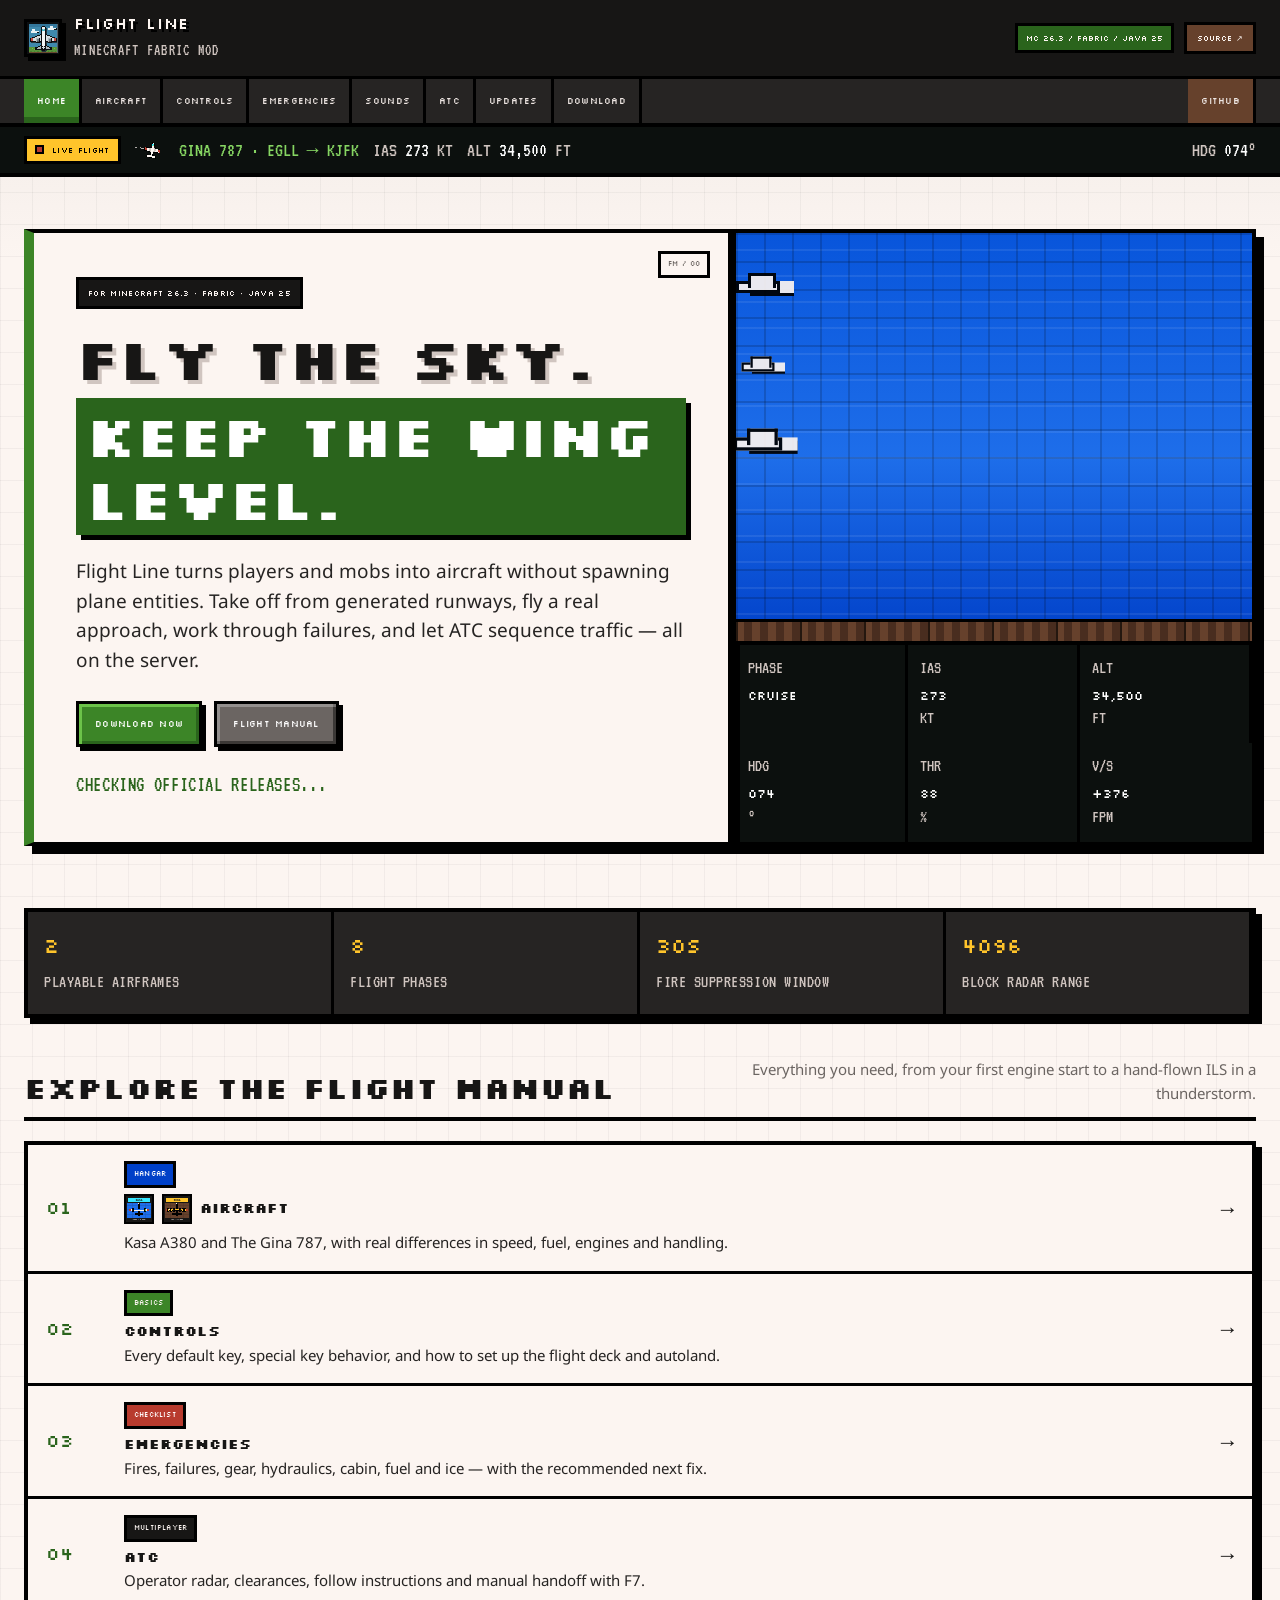
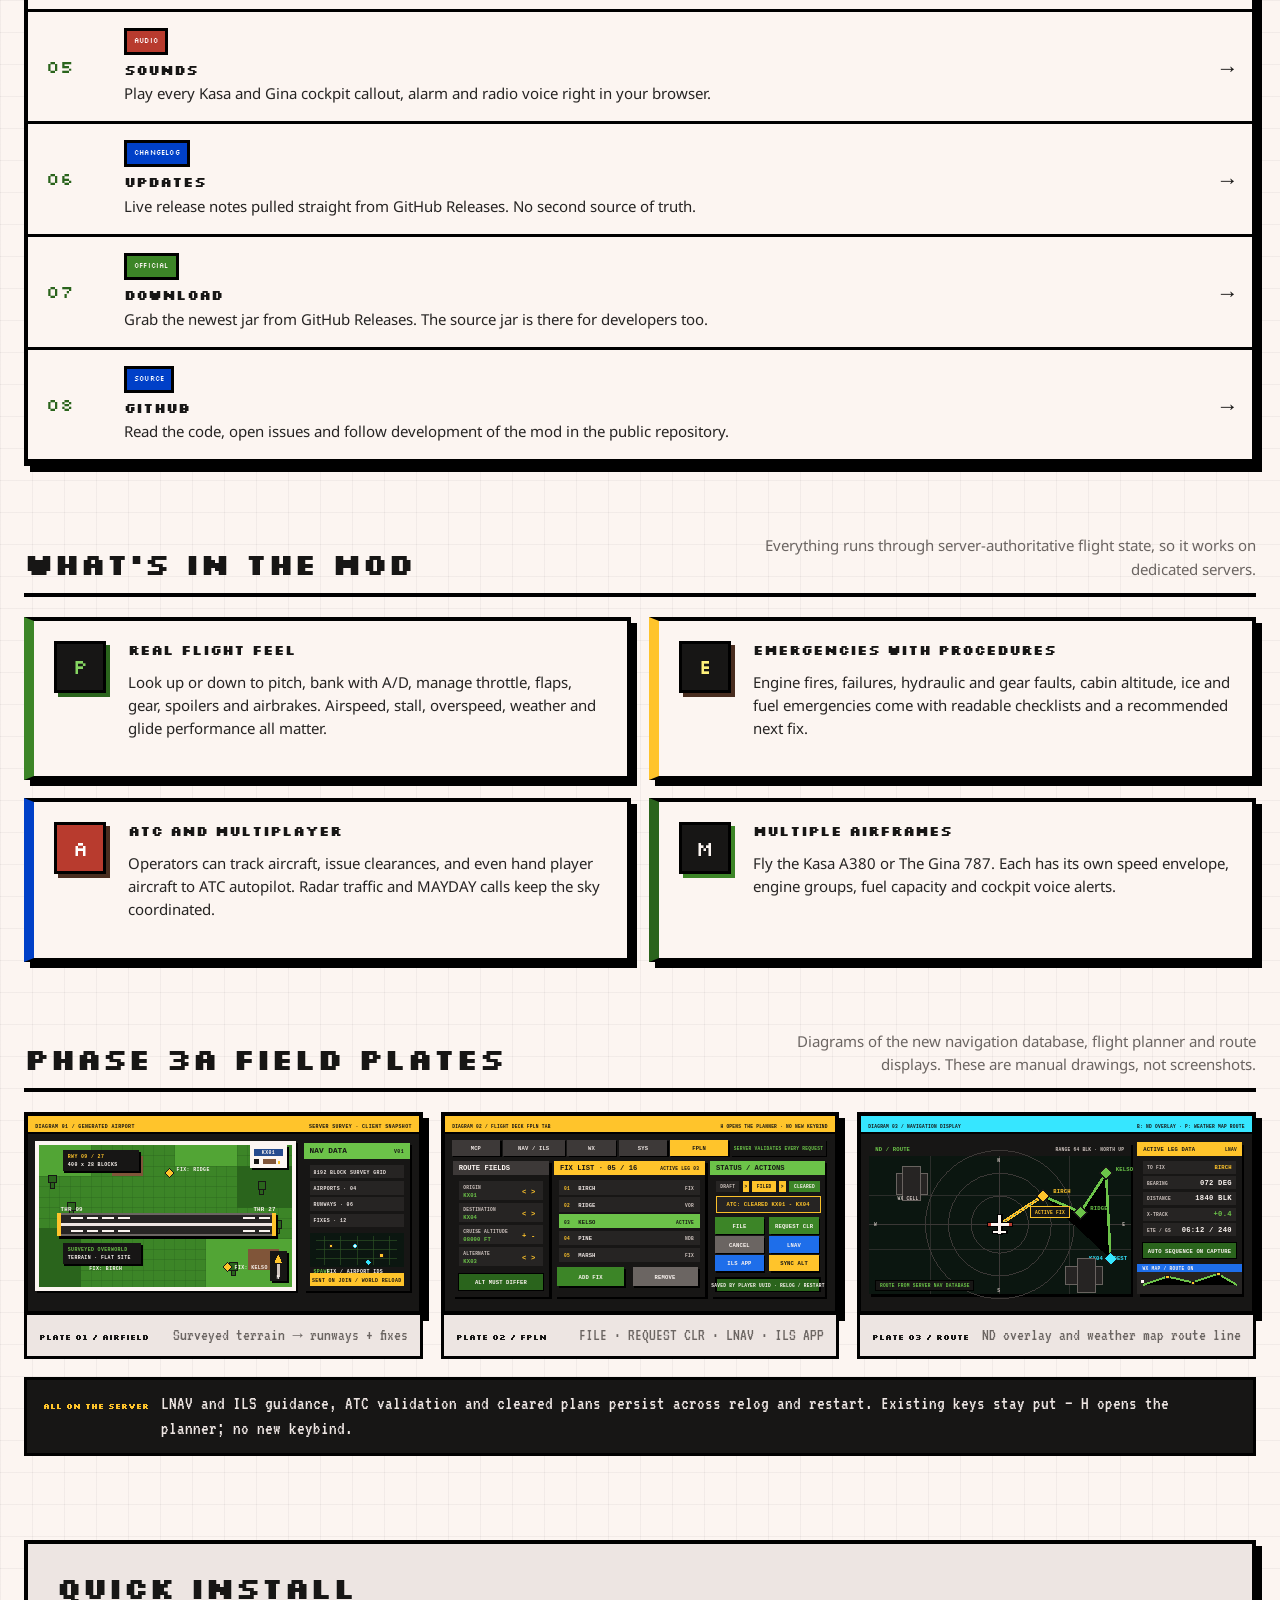
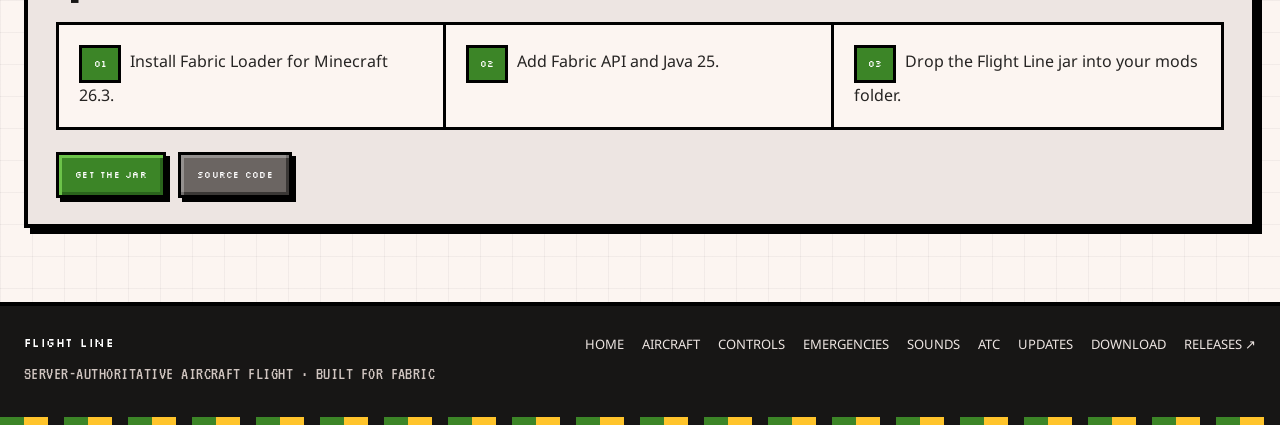
<file: docs/index.html>
<!doctype html>
<html lang="en">
<head>
    <meta charset="utf-8">
    <meta name="viewport" content="width=device-width, initial-scale=1">
    <title>Flight Line — Aircraft flight for Minecraft</title>
    <meta name="description" content="Flight Line is a Fabric mod that turns players and mobs into aircraft without adding plane entities. Fly airliners, manage emergencies, and work with ATC.">
    <meta name="theme-color" content="#171615">
    <meta property="og:type" content="website">
    <meta property="og:title" content="Flight Line — Aircraft flight for Minecraft">
    <meta property="og:description" content="Fly the sky. Keep the wing level. Server-authoritative aircraft flight for Minecraft 26.3.">
    <meta property="og:image" content="https://notmicrosoft2000-cmd.github.io/flightline/og-image.png">
    <link rel="icon" href="favicon.png" type="image/png">
    <link rel="apple-touch-icon" href="favicon.png">
    <link rel="stylesheet" href="style.css">
</head>
<body data-page="home">
    <div data-site-header></div>
    <div data-flight-ticker></div>
    <noscript>
        <div class="container" style="padding-top:18px">
            <p class="callout warn">This site uses JavaScript for navigation and live release data. You can still visit the <a href="https://github.com/notmicrosoft2000-cmd/flightline" target="_blank" rel="noreferrer">GitHub repository</a>.</p>
        </div>
    </noscript>

    <main>
        <section class="container hero">
            <div class="hero-copy pixel-box">
                <span class="eyebrow">FOR MINECRAFT 26.3 · FABRIC · JAVA 25</span>
                <h1><span>Fly the sky.</span><br><span class="accent">Keep the wing level.</span></h1>
                <p class="lead">Flight Line turns players and mobs into aircraft without spawning plane entities. Take off from generated runways, fly a real approach, work through failures, and let ATC sequence traffic — all on the server.</p>
                <div class="hero-actions">
                    <a class="btn primary" href="download.html">DOWNLOAD NOW</a>
                    <a class="btn" href="controls.html">FLIGHT MANUAL</a>
                </div>
                <p class="hero-note"><span data-latest-version>CHECKING OFFICIAL RELEASES...</span></p>
            </div>

            <div class="live-panel pixel-box" data-live-flight aria-label="Animated Flight Line aircraft with live flight instruments">
                <div class="live-sky">
                    <div class="cloud cloud-a" aria-hidden="true"></div>
                    <div class="cloud cloud-b" aria-hidden="true"></div>
                    <div class="cloud cloud-c" aria-hidden="true"></div>
                    <div class="ground-track" aria-hidden="true"></div>
                    <svg class="live-plane" viewBox="-32 -32 64 64" aria-hidden="true">
                        <g data-plane data-plane-mode="hero">
                            <line class="contrail" x1="-18" y1="0" x2="-74" y2="0" stroke="#ede5e2" stroke-width="2" stroke-dasharray="8 7" opacity="0.8"/>
                            <g fill="#000000">
                                <rect x="-3" y="-16" width="6" height="32"/>
                                <rect x="-17" y="-4" width="34" height="8"/>
                                <rect x="-10" y="11" width="20" height="6"/>
                                <rect x="-8" y="-5" width="6" height="10"/>
                                <rect x="2" y="-5" width="6" height="10"/>
                            </g>
                            <g fill="#fcf5f1">
                                <rect x="-2" y="-15" width="4" height="30"/>
                                <rect x="-16" y="-3" width="32" height="6"/>
                                <rect x="-9" y="12" width="18" height="4"/>
                                <rect x="-7" y="-4" width="4" height="8" fill="#d0c5c0"/>
                                <rect x="3" y="-4" width="4" height="8" fill="#d0c5c0"/>
                            </g>
                            <rect x="-16" y="-3" width="4" height="6" fill="#b83b2e"/>
                            <rect x="12" y="-3" width="4" height="6" fill="#b83b2e"/>
                            <rect x="-2" y="-12" width="4" height="4" fill="#36e6ff"/>
                            <rect x="-1" y="-11" width="2" height="2" fill="#a0e081"/>
                        </g>
                    </svg>
                </div>
                <div class="live-hud">
                    <span>PHASE <b data-flight-stage>CRUISE</b></span>
                    <span>IAS <b data-flight-speed>262</b> KT</span>
                    <span>ALT <b data-flight-altitude>34,000</b> FT</span>
                    <span>HDG <b data-flight-heading>072</b>°</span>
                    <span>THR <b data-flight-throttle>84</b>%</span>
                    <span>V/S <b data-flight-vertical>+0</b> FPM</span>
                </div>
            </div>
        </section>

        <section class="container section">
            <div class="stat-strip">
                <div class="stat pixel-box"><b>2</b><span>PLAYABLE AIRFRAMES</span></div>
                <div class="stat pixel-box"><b>8</b><span>FLIGHT PHASES</span></div>
                <div class="stat pixel-box"><b>30s</b><span>FIRE SUPPRESSION WINDOW</span></div>
                <div class="stat pixel-box"><b>4096</b><span>BLOCK RADAR RANGE</span></div>
            </div>

            <div class="section-heading">
                <h2>Explore the flight manual</h2>
                <p>Everything you need, from your first engine start to a hand-flown ILS in a thunderstorm.</p>
            </div>
            <div class="link-grid">
                <a class="link-card pixel-box" href="aircraft.html">
                    <span class="tag cyan">HANGAR</span>
                    <h3><span class="link-title"><img src="img/kasa-a380-icon.svg" width="30" height="30" alt=""><img src="img/gina-787-icon.svg" width="30" height="30" alt="">Aircraft</span></h3>
                    <p>Kasa A380 and The Gina 787, with real differences in speed, fuel, engines and handling.</p>
                </a>
                <a class="link-card pixel-box" href="controls.html">
                    <span class="tag green">BASICS</span>
                    <h3>Controls</h3>
                    <p>Every default key, special key behavior, and how to set up the flight deck and autoland.</p>
                </a>
                <a class="link-card pixel-box" href="emergencies.html">
                    <span class="tag prerelease">CHECKLIST</span>
                    <h3>Emergencies</h3>
                    <p>Fires, failures, gear, hydraulics, cabin, fuel and ice — with the recommended next fix.</p>
                </a>
                <a class="link-card pixel-box" href="atc.html">
                    <span class="tag">MULTIPLAYER</span>
                    <h3>ATC</h3>
                    <p>Operator radar, clearances, follow instructions and manual handoff with F7.</p>
                </a>
                <a class="link-card pixel-box" href="audio.html">
                    <span class="tag prerelease">AUDIO</span>
                    <h3>Sounds</h3>
                    <p>Play every Kasa and Gina cockpit callout, alarm and radio voice right in your browser.</p>
                </a>
                <a class="link-card pixel-box" href="updates.html">
                    <span class="tag cyan">CHANGELOG</span>
                    <h3>Updates</h3>
                    <p>Live release notes pulled straight from GitHub Releases. No second source of truth.</p>
                </a>
                <a class="link-card pixel-box" href="download.html">
                    <span class="tag green">OFFICIAL</span>
                    <h3>Download</h3>
                    <p>Grab the newest jar from GitHub Releases. The source jar is there for developers too.</p>
                </a>
                <a class="link-card pixel-box" href="https://github.com/notmicrosoft2000-cmd/flightline" target="_blank" rel="noreferrer">
                    <span class="tag cyan">SOURCE</span>
                    <h3>GitHub</h3>
                    <p>Read the code, open issues and follow development of the mod in the public repository.</p>
                </a>
            </div>
        </section>

        <section class="container section">
            <div class="section-heading">
                <h2>What's in the mod</h2>
                <p>Everything runs through server-authoritative flight state, so it works on dedicated servers.</p>
            </div>
            <div class="feature-grid">
                <article class="feature-card pixel-box">
                    <div class="feature-icon" aria-hidden="true">P</div>
                    <div>
                        <h3>Real flight feel</h3>
                        <p>Look up or down to pitch, bank with A/D, manage throttle, flaps, gear, spoilers and airbrakes. Airspeed, stall, overspeed, weather and glide performance all matter.</p>
                    </div>
                </article>
                <article class="feature-card pixel-box">
                    <div class="feature-icon" aria-hidden="true">E</div>
                    <div>
                        <h3>Emergencies with procedures</h3>
                        <p>Engine fires, failures, hydraulic and gear faults, cabin altitude, ice and fuel emergencies come with readable checklists and a recommended next fix.</p>
                    </div>
                </article>
                <article class="feature-card pixel-box">
                    <div class="feature-icon" aria-hidden="true">A</div>
                    <div>
                        <h3>ATC and multiplayer</h3>
                        <p>Operators can track aircraft, issue clearances, and even hand player aircraft to ATC autopilot. Radar traffic and MAYDAY calls keep the sky coordinated.</p>
                    </div>
                </article>
                <article class="feature-card pixel-box">
                    <div class="feature-icon" aria-hidden="true">M</div>
                    <div>
                        <h3>Multiple airframes</h3>
                        <p>Fly the Kasa A380 or The Gina 787. Each has its own speed envelope, engine groups, fuel capacity and cockpit voice alerts.</p>
                    </div>
                </article>
            </div>
        </section>

        <section class="container section">
            <div class="section-heading">
                <h2>Phase 3A field plates</h2>
                <p>Diagrams of the new navigation database, flight planner and route displays. These are manual drawings, not screenshots.</p>
            </div>
            <div class="figure-strip">
                <figure class="manual-figure">
                    <img src="img/generated-runway.svg" width="1200" height="600" loading="lazy" alt="Diagram of a generated Overworld runway, airport and navigation fixes">
                    <figcaption><b>PLATE 01 / AIRFIELD</b><span>Surveyed terrain → runways + fixes</span></figcaption>
                </figure>
                <figure class="manual-figure">
                    <img src="img/flight-planner.svg" width="1200" height="600" loading="lazy" alt="Diagram of the H planner FPLN tab with route fields and action buttons">
                    <figcaption><b>PLATE 02 / FPLN</b><span>FILE · REQUEST CLR · LNAV · ILS APP</span></figcaption>
                </figure>
                <figure class="manual-figure">
                    <img src="img/nd-route-overlay.svg" width="1200" height="600" loading="lazy" alt="Diagram of waypoint diamonds and route data on the navigation display">
                    <figcaption><b>PLATE 03 / ROUTE</b><span>ND overlay and weather map route line</span></figcaption>
                </figure>
            </div>
            <p class="plate-note"><b>ALL ON THE SERVER</b><span>LNAV and ILS guidance, ATC validation and cleared plans persist across relog and restart. Existing keys stay put — H opens the planner; no new keybind.</span></p>
        </section>

        <section class="container section">
            <div class="install pixel-box">
                <h2>Quick install</h2>
                <ol class="steps">
                    <li>Install Fabric Loader for Minecraft 26.3.</li>
                    <li>Add Fabric API and Java 25.</li>
                    <li>Drop the Flight Line jar into your mods folder.</li>
                </ol>
                <div class="hero-actions" style="margin-top:22px">
                    <a class="btn primary" href="download.html">GET THE JAR</a>
                    <a class="btn" href="https://github.com/notmicrosoft2000-cmd/flightline" target="_blank" rel="noreferrer">SOURCE CODE</a>
                </div>
            </div>
        </section>
    </main>

    <div data-site-footer></div>
    <script src="site.js"></script>
    <script src="script.js"></script>
</body>
</html>
</file>
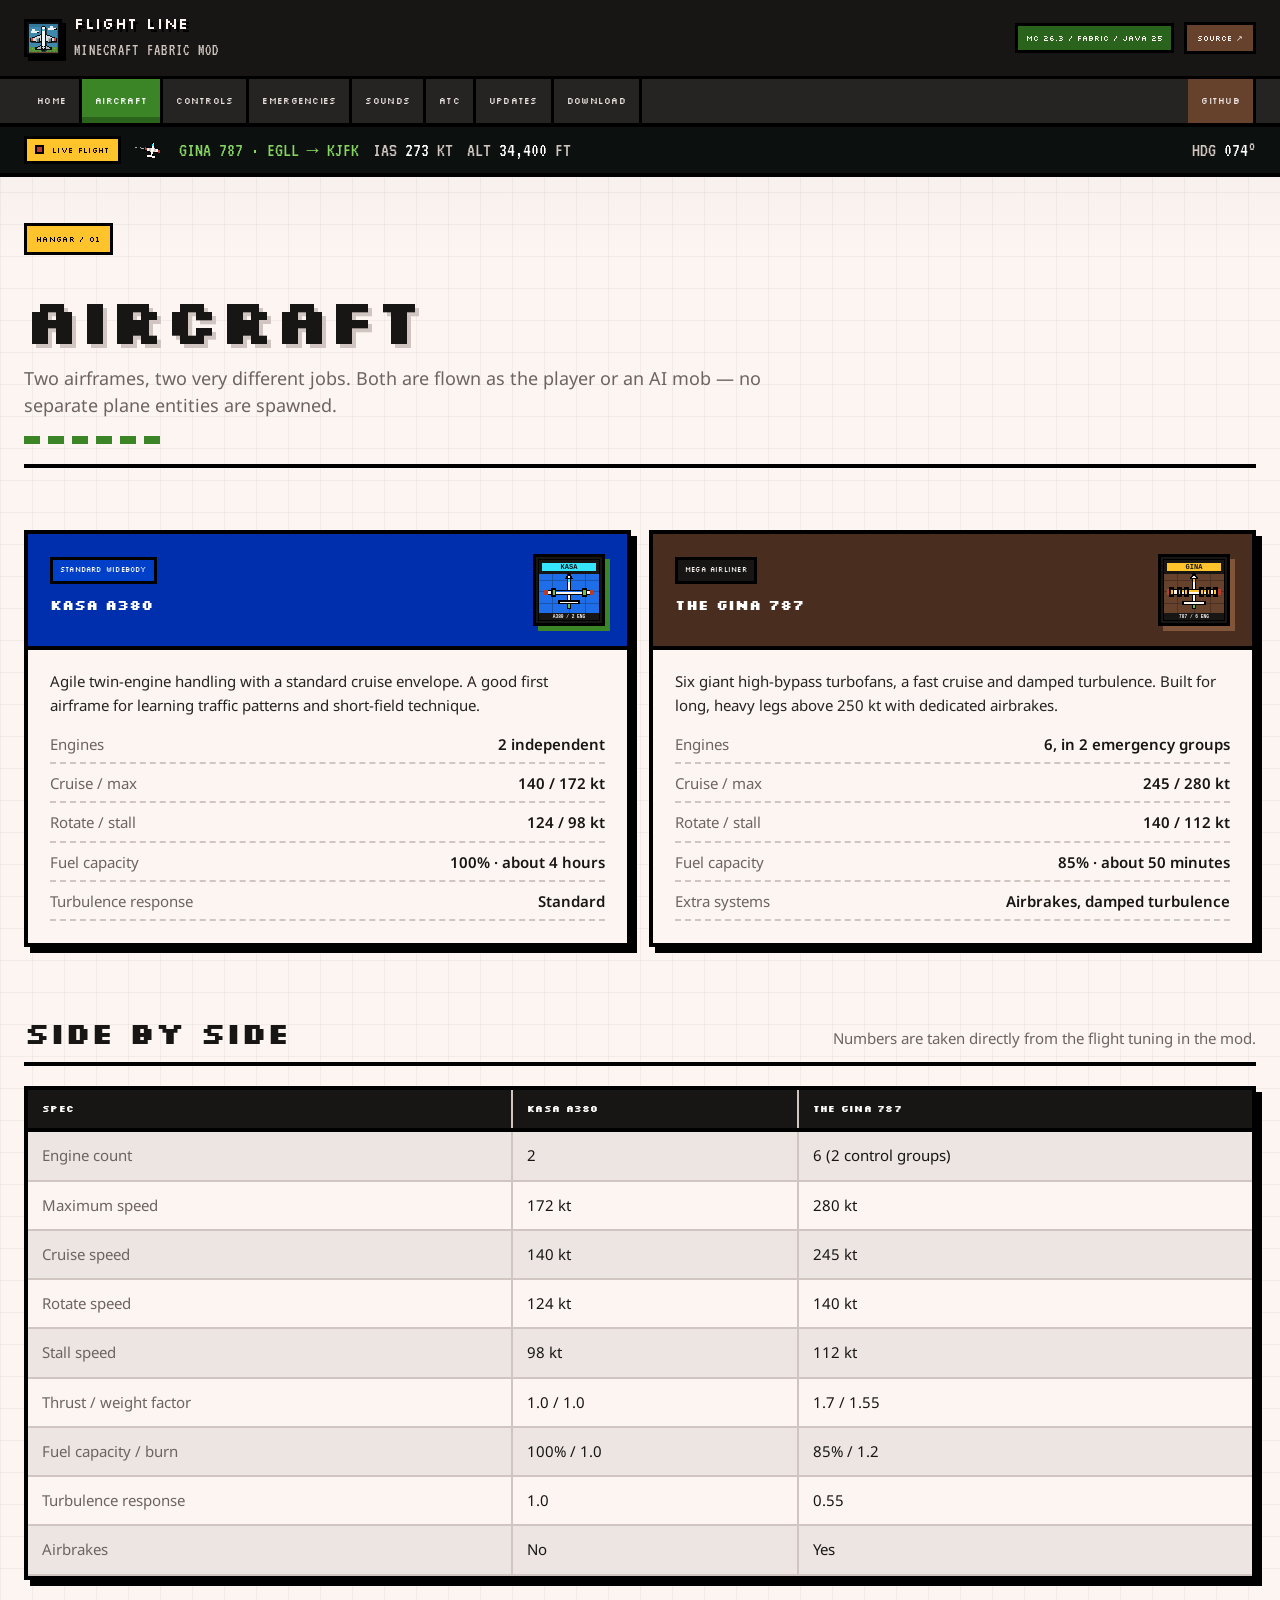
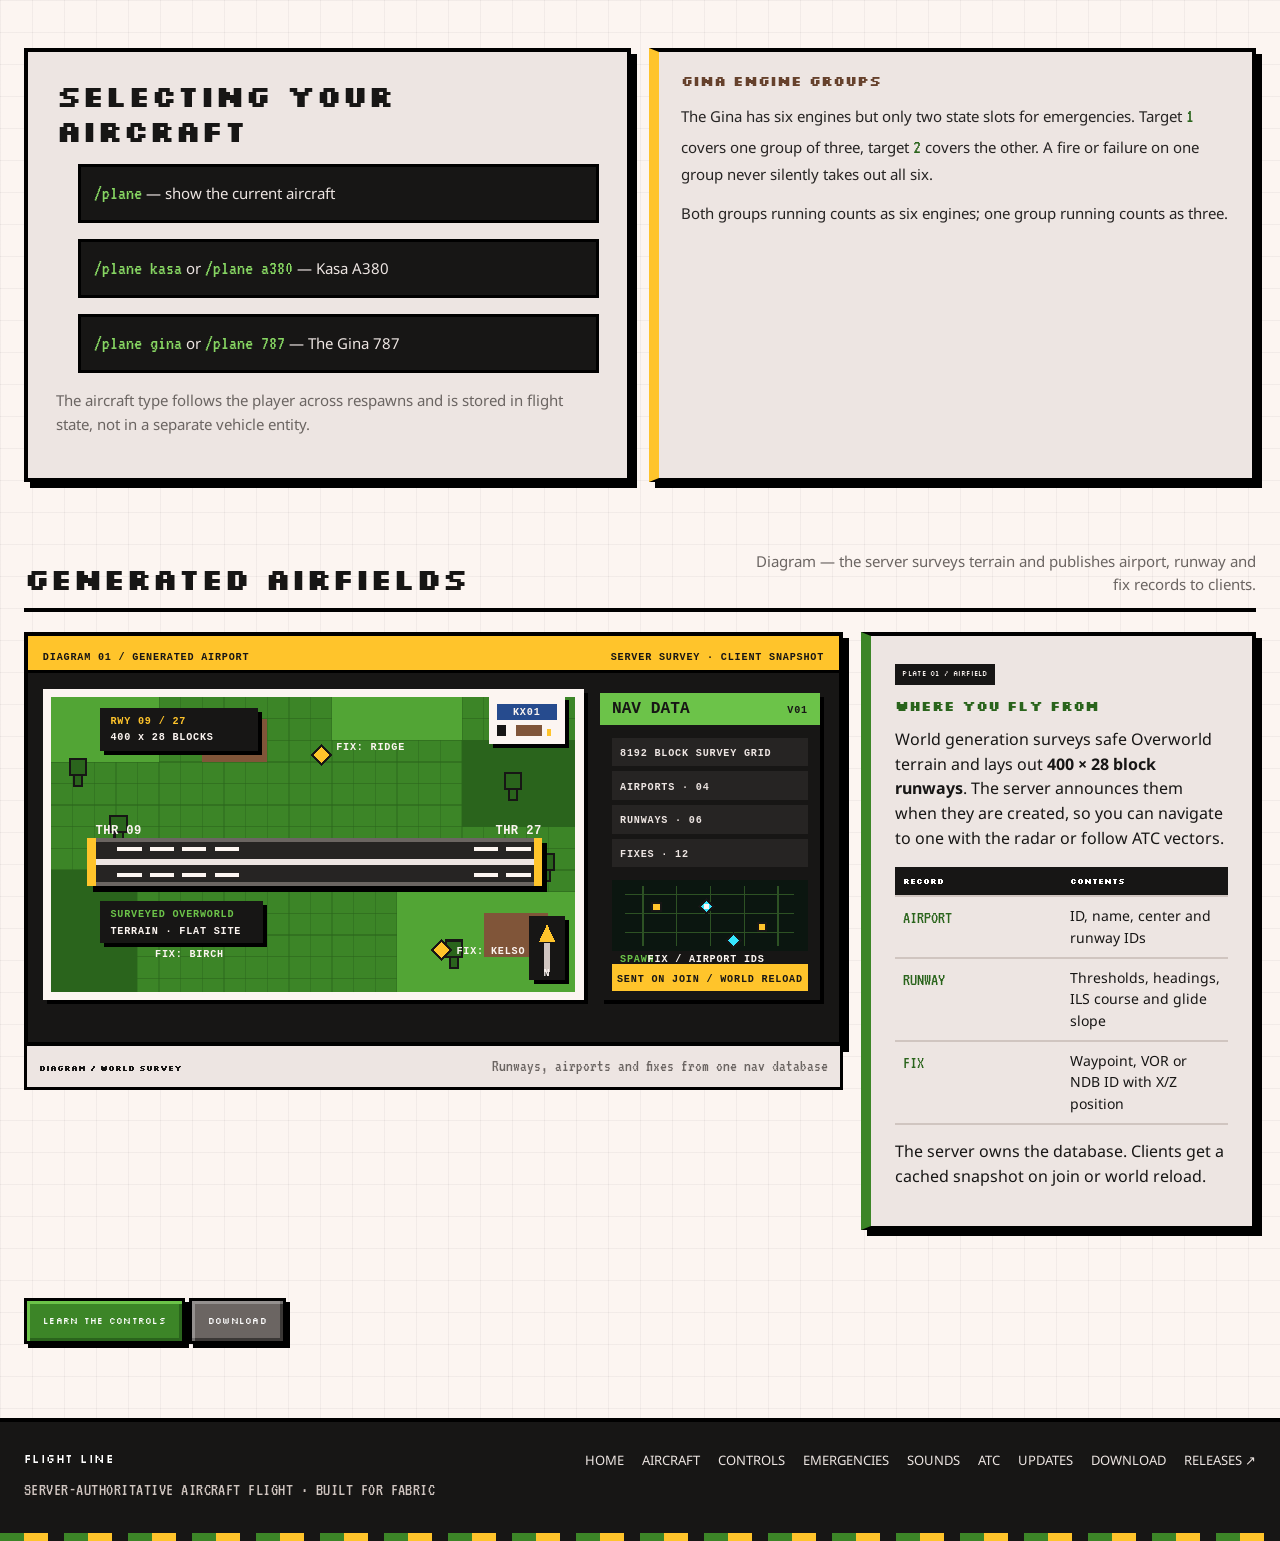
<file: docs/aircraft.html>
<!doctype html>
<html lang="en">
<head>
    <meta charset="utf-8">
    <meta name="viewport" content="width=device-width, initial-scale=1">
    <title>Aircraft — Flight Line</title>
    <meta name="description" content="Compare the Kasa A380 and The Gina 787 in Flight Line: engines, speed, fuel, handling and airbrakes.">
    <meta name="theme-color" content="#171615">
    <meta property="og:type" content="website">
    <meta property="og:title" content="Aircraft — Flight Line">
    <meta property="og:description" content="Two airframes, two very different flying jobs. Compare the Kasa A380 and The Gina 787.">
    <meta property="og:image" content="https://notmicrosoft2000-cmd.github.io/flightline/og-image.png">
    <link rel="icon" href="favicon.png" type="image/png">
    <link rel="apple-touch-icon" href="favicon.png">
    <link rel="stylesheet" href="style.css">
</head>
<body data-page="aircraft">
    <div data-site-header></div>
    <div data-flight-ticker></div>
    <noscript><div class="container" style="padding-top:18px"><p class="callout warn">JavaScript is required for site navigation and live release data.</p></div></noscript>

    <main>
        <section class="container page-title">
            <span class="page-kicker">HANGAR / 01</span>
            <h1>Aircraft</h1>
            <p>Two airframes, two very different jobs. Both are flown as the player or an AI mob — no separate plane entities are spawned.</p>
        </section>

        <section class="container section">
            <div class="airframe-grid">
                <article class="airframe-card kasa pixel-box">
                    <div class="airframe-head">
                        <div><span class="tag cyan">STANDARD WIDEBODY</span><h3 style="margin-top:12px">Kasa A380</h3></div>
                        <img class="aircraft-emblem" src="img/kasa-a380-icon.svg" width="72" height="72" alt="Blocky Kasa A380 aircraft icon">
                    </div>
                    <p>Agile twin-engine handling with a standard cruise envelope. A good first airframe for learning traffic patterns and short-field technique.</p>
                    <ul class="airframe-specs">
                        <li><span>Engines</span><b>2 independent</b></li>
                        <li><span>Cruise / max</span><b>140 / 172 kt</b></li>
                        <li><span>Rotate / stall</span><b>124 / 98 kt</b></li>
                        <li><span>Fuel capacity</span><b>100% · about 4 hours</b></li>
                        <li><span>Turbulence response</span><b>Standard</b></li>
                    </ul>
                </article>

                <article class="airframe-card gina pixel-box">
                    <div class="airframe-head">
                        <div><span class="tag">MEGA AIRLINER</span><h3 style="margin-top:12px">The Gina 787</h3></div>
                        <img class="aircraft-emblem" src="img/gina-787-icon.svg" width="72" height="72" alt="Blocky Gina 787 aircraft icon">
                    </div>
                    <p>Six giant high-bypass turbofans, a fast cruise and damped turbulence. Built for long, heavy legs above 250 kt with dedicated airbrakes.</p>
                    <ul class="airframe-specs">
                        <li><span>Engines</span><b>6, in 2 emergency groups</b></li>
                        <li><span>Cruise / max</span><b>245 / 280 kt</b></li>
                        <li><span>Rotate / stall</span><b>140 / 112 kt</b></li>
                        <li><span>Fuel capacity</span><b>85% · about 50 minutes</b></li>
                        <li><span>Extra systems</span><b>Airbrakes, damped turbulence</b></li>
                    </ul>
                </article>
            </div>
        </section>

        <section class="container section">
            <div class="section-heading">
                <h2>Side by side</h2>
                <p>Numbers are taken directly from the flight tuning in the mod.</p>
            </div>
            <div class="content-panel pixel-box table-wrap">
                <table class="spec-table">
                    <thead>
                        <tr>
                            <th>Spec</th>
                            <th>Kasa A380</th>
                            <th>The Gina 787</th>
                        </tr>
                    </thead>
                    <tbody>
                        <tr><td>Engine count</td><td>2</td><td>6 (2 control groups)</td></tr>
                        <tr><td>Maximum speed</td><td>172 kt</td><td>280 kt</td></tr>
                        <tr><td>Cruise speed</td><td>140 kt</td><td>245 kt</td></tr>
                        <tr><td>Rotate speed</td><td>124 kt</td><td>140 kt</td></tr>
                        <tr><td>Stall speed</td><td>98 kt</td><td>112 kt</td></tr>
                        <tr><td>Thrust / weight factor</td><td>1.0 / 1.0</td><td>1.7 / 1.55</td></tr>
                        <tr><td>Fuel capacity / burn</td><td>100% / 1.0</td><td>85% / 1.2</td></tr>
                        <tr><td>Turbulence response</td><td>1.0</td><td>0.55</td></tr>
                        <tr><td>Airbrakes</td><td>No</td><td>Yes</td></tr>
                    </tbody>
                </table>
            </div>
        </section>

        <section class="container section two-col">
            <div class="content-panel pixel-box">
                <h2>Selecting your aircraft</h2>
                <ul class="command-list">
                    <li><code>/plane</code> — show the current aircraft</li>
                    <li><code>/plane kasa</code> or <code>/plane a380</code> — Kasa A380</li>
                    <li><code>/plane gina</code> or <code>/plane 787</code> — The Gina 787</li>
                </ul>
                <p style="margin-top:16px;color:var(--muted)">The aircraft type follows the player across respawns and is stored in flight state, not in a separate vehicle entity.</p>
            </div>
            <div class="callout info pixel-box">
                <h3>Gina engine groups</h3>
                <p>The Gina has six engines but only two state slots for emergencies. Target <code>1</code> covers one group of three, target <code>2</code> covers the other. A fire or failure on one group never silently takes out all six.</p>
                <p>Both groups running counts as six engines; one group running counts as three.</p>
            </div>
        </section>

        <section class="container section">
            <div class="section-heading">
                <h2>Generated airfields</h2>
                <p>Diagram — the server surveys terrain and publishes airport, runway and fix records to clients.</p>
            </div>
            <div class="plate-pair">
                <figure class="manual-figure">
                    <img src="img/generated-runway.svg" width="1200" height="600" loading="lazy" alt="Diagram of a generated airport, 400 by 28 block runway and nearby navigation fixes">
                    <figcaption><b>DIAGRAM / WORLD SURVEY</b><span>Runways, airports and fixes from one nav database</span></figcaption>
                </figure>
                <div class="plate-notes pixel-box">
                    <span class="note-index">PLATE 01 / AIRFIELD</span>
                    <h3>Where you fly from</h3>
                    <p>World generation surveys safe Overworld terrain and lays out <strong>400 × 28 block runways</strong>. The server announces them when they are created, so you can navigate to one with the radar or follow ATC vectors.</p>
                    <table>
                        <thead><tr><th>Record</th><th>Contents</th></tr></thead>
                        <tbody>
                            <tr><td>AIRPORT</td><td>ID, name, center and runway IDs</td></tr>
                            <tr><td>RUNWAY</td><td>Thresholds, headings, ILS course and glide slope</td></tr>
                            <tr><td>FIX</td><td>Waypoint, VOR or NDB ID with X/Z position</td></tr>
                        </tbody>
                    </table>
                    <p style="margin-top:14px">The server owns the database. Clients get a cached snapshot on join or world reload.</p>
                </div>
            </div>
        </section>

        <section class="container section">
            <a class="btn primary" href="controls.html">LEARN THE CONTROLS</a>
            <a class="btn" href="download.html">DOWNLOAD</a>
        </section>
    </main>

    <div data-site-footer></div>
    <script src="site.js"></script>
    <script src="script.js"></script>
</body>
</html>
</file>
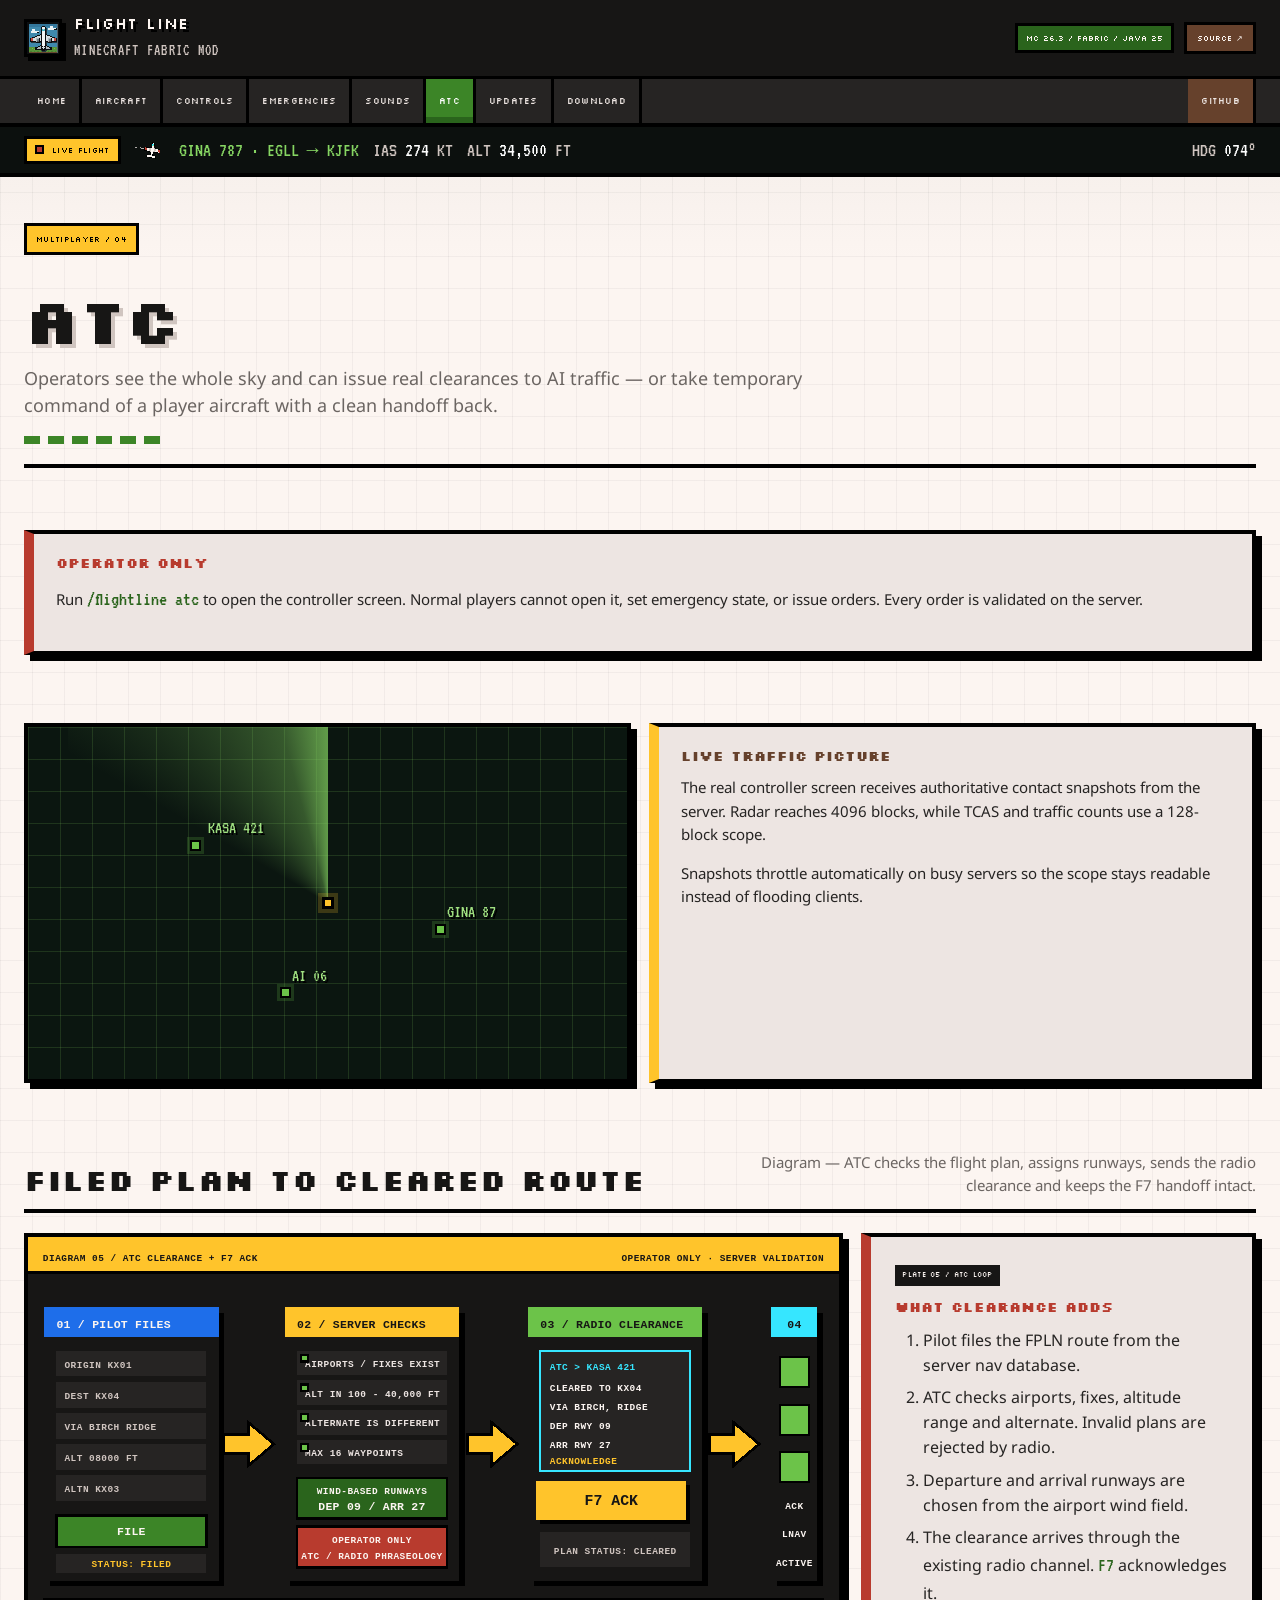
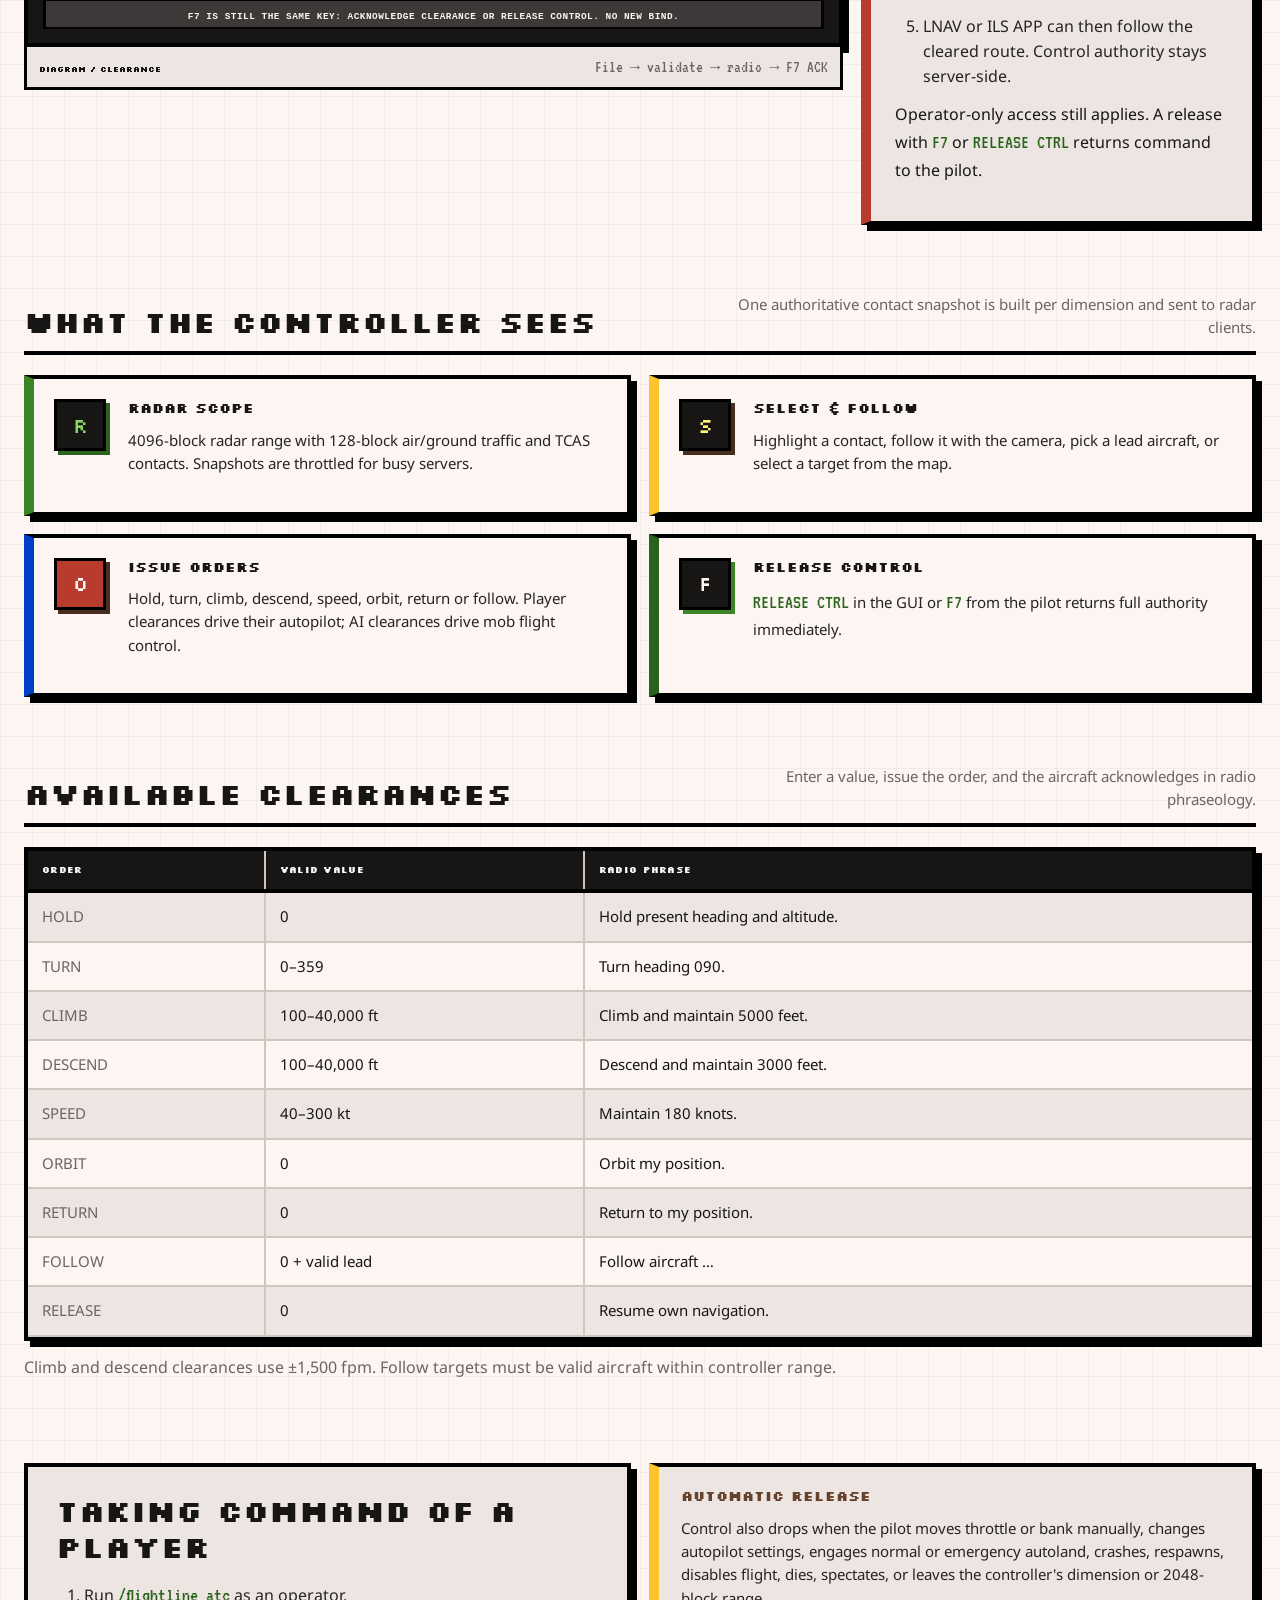
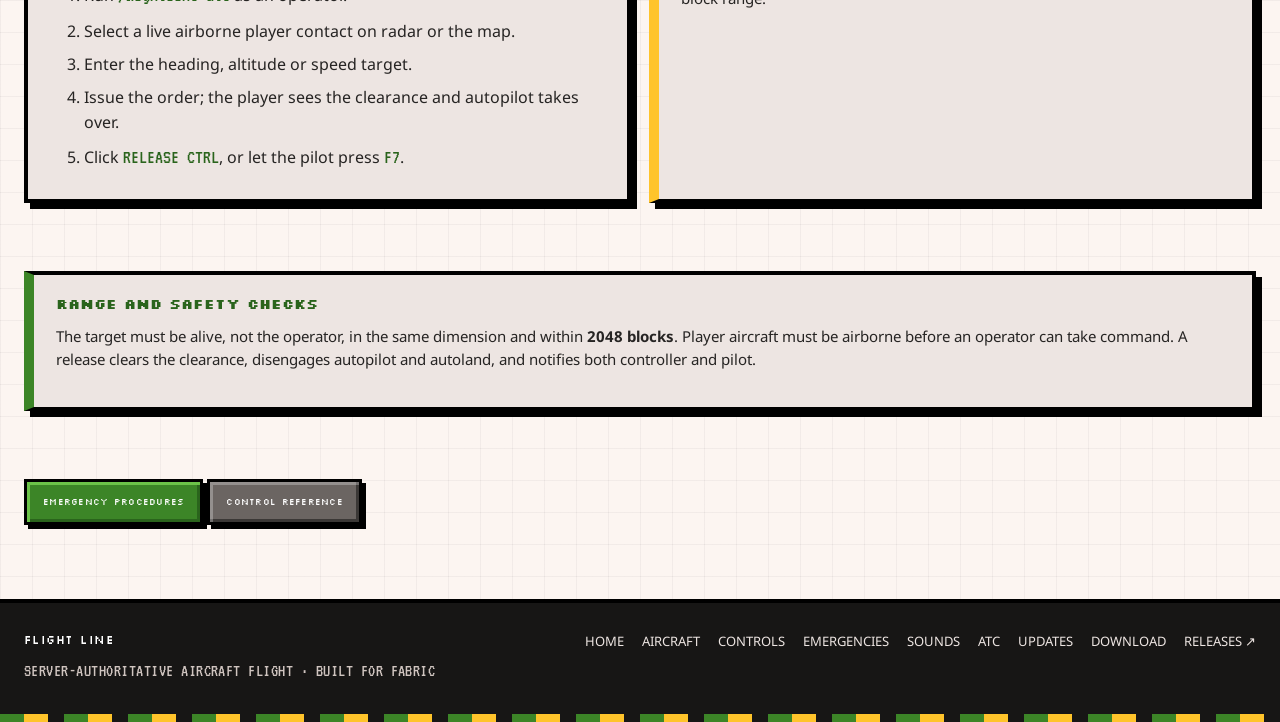
<file: docs/atc.html>
<!doctype html>
<html lang="en">
<head>
    <meta charset="utf-8">
    <meta name="viewport" content="width=device-width, initial-scale=1">
    <title>ATC — Flight Line</title>
    <meta name="description" content="Flight Line ATC guide for server operators: radar, clearances, follow instructions and player aircraft handoff.">
    <meta name="theme-color" content="#171615">
    <meta property="og:type" content="website">
    <meta property="og:title" content="ATC — Flight Line">
    <meta property="og:description" content="Operator-only radar control for AI and player aircraft, with a clean F7 handoff back to the pilot.">
    <meta property="og:image" content="https://notmicrosoft2000-cmd.github.io/flightline/og-image.png">
    <link rel="icon" href="favicon.png" type="image/png">
    <link rel="apple-touch-icon" href="favicon.png">
    <link rel="stylesheet" href="style.css">
</head>
<body data-page="atc">
    <div data-site-header></div>
    <div data-flight-ticker></div>
    <noscript><div class="container" style="padding-top:18px"><p class="callout warn">JavaScript is required for site navigation and live release data.</p></div></noscript>

    <main>
        <section class="container page-title">
            <span class="page-kicker">MULTIPLAYER / 04</span>
            <h1>ATC</h1>
            <p>Operators see the whole sky and can issue real clearances to AI traffic — or take temporary command of a player aircraft with a clean handoff back.</p>
        </section>

        <section class="container section">
            <div class="callout warn pixel-box">
                <h3>Operator only</h3>
                <p>Run <code>/flightline atc</code> to open the controller screen. Normal players cannot open it, set emergency state, or issue orders. Every order is validated on the server.</p>
            </div>
        </section>

        <section class="container section two-col">
            <div class="radar-display pixel-box" aria-label="Animated ATC radar sweep">
                <div class="radar-grid" aria-hidden="true"></div>
                <div class="radar-sweep" aria-hidden="true"></div>
                <span class="radar-blip blip-a" aria-hidden="true"></span>
                <span class="radar-blip blip-b" aria-hidden="true"></span>
                <span class="radar-blip blip-c" aria-hidden="true"></span>
                <span class="radar-label label-a">KASA 421</span>
                <span class="radar-label label-b">GINA 87</span>
                <span class="radar-label label-c">AI 06</span>
                <span class="radar-center" aria-hidden="true"></span>
            </div>
            <div class="callout info pixel-box">
                <h3>Live traffic picture</h3>
                <p>The real controller screen receives authoritative contact snapshots from the server. Radar reaches 4096 blocks, while TCAS and traffic counts use a 128-block scope.</p>
                <p>Snapshots throttle automatically on busy servers so the scope stays readable instead of flooding clients.</p>
            </div>
        </section>

        <section class="container section">
            <div class="section-heading">
                <h2>Filed plan to cleared route</h2>
                <p>Diagram — ATC checks the flight plan, assigns runways, sends the radio clearance and keeps the F7 handoff intact.</p>
            </div>
            <div class="plate-pair">
                <figure class="manual-figure">
                    <img src="img/atc-clearance-handoff.svg" width="1200" height="600" loading="lazy" alt="Diagram of a filed flight plan being validated by ATC, cleared by radio and acknowledged with F7">
                    <figcaption><b>DIAGRAM / CLEARANCE</b><span>File → validate → radio → F7 ACK</span></figcaption>
                </figure>
                <div class="plate-notes warn pixel-box">
                    <span class="note-index">PLATE 05 / ATC LOOP</span>
                    <h3>What clearance adds</h3>
                    <ol class="priority-list">
                        <li>Pilot files the FPLN route from the server nav database.</li>
                        <li>ATC checks airports, fixes, altitude range and alternate. Invalid plans are rejected by radio.</li>
                        <li>Departure and arrival runways are chosen from the airport wind field.</li>
                        <li>The clearance arrives through the existing radio channel. <code>F7</code> acknowledges it.</li>
                        <li>LNAV or ILS APP can then follow the cleared route. Control authority stays server-side.</li>
                    </ol>
                    <p style="margin-top:14px">Operator-only access still applies. A release with <code>F7</code> or <code>RELEASE CTRL</code> returns command to the pilot.</p>
                </div>
            </div>
        </section>

        <section class="container section">
            <div class="section-heading">
                <h2>What the controller sees</h2>
                <p>One authoritative contact snapshot is built per dimension and sent to radar clients.</p>
            </div>
            <div class="feature-grid">
                <article class="feature-card pixel-box">
                    <div class="feature-icon" aria-hidden="true">R</div>
                    <div><h3>Radar scope</h3><p>4096-block radar range with 128-block air/ground traffic and TCAS contacts. Snapshots are throttled for busy servers.</p></div>
                </article>
                <article class="feature-card pixel-box">
                    <div class="feature-icon" aria-hidden="true">S</div>
                    <div><h3>Select & follow</h3><p>Highlight a contact, follow it with the camera, pick a lead aircraft, or select a target from the map.</p></div>
                </article>
                <article class="feature-card pixel-box">
                    <div class="feature-icon" aria-hidden="true">O</div>
                    <div><h3>Issue orders</h3><p>Hold, turn, climb, descend, speed, orbit, return or follow. Player clearances drive their autopilot; AI clearances drive mob flight control.</p></div>
                </article>
                <article class="feature-card pixel-box">
                    <div class="feature-icon" aria-hidden="true">F</div>
                    <div><h3>Release control</h3><p><code>RELEASE CTRL</code> in the GUI or <code>F7</code> from the pilot returns full authority immediately.</p></div>
                </article>
            </div>
        </section>

        <section class="container section">
            <div class="section-heading">
                <h2>Available clearances</h2>
                <p>Enter a value, issue the order, and the aircraft acknowledges in radio phraseology.</p>
            </div>
            <div class="content-panel pixel-box table-wrap">
                <table class="key-table">
                    <thead><tr><th>Order</th><th>Valid value</th><th>Radio phrase</th></tr></thead>
                    <tbody>
                        <tr><td>HOLD</td><td>0</td><td>Hold present heading and altitude.</td></tr>
                        <tr><td>TURN</td><td>0–359</td><td>Turn heading 090.</td></tr>
                        <tr><td>CLIMB</td><td>100–40,000 ft</td><td>Climb and maintain 5000 feet.</td></tr>
                        <tr><td>DESCEND</td><td>100–40,000 ft</td><td>Descend and maintain 3000 feet.</td></tr>
                        <tr><td>SPEED</td><td>40–300 kt</td><td>Maintain 180 knots.</td></tr>
                        <tr><td>ORBIT</td><td>0</td><td>Orbit my position.</td></tr>
                        <tr><td>RETURN</td><td>0</td><td>Return to my position.</td></tr>
                        <tr><td>FOLLOW</td><td>0 + valid lead</td><td>Follow aircraft …</td></tr>
                        <tr><td>RELEASE</td><td>0</td><td>Resume own navigation.</td></tr>
                    </tbody>
                </table>
            </div>
            <p style="margin-top:14px;color:var(--muted)">Climb and descend clearances use ±1,500 fpm. Follow targets must be valid aircraft within controller range.</p>
        </section>

        <section class="container section two-col">
            <div class="content-panel pixel-box">
                <h2>Taking command of a player</h2>
                <ol class="priority-list">
                    <li>Run <code>/flightline atc</code> as an operator.</li>
                    <li>Select a live airborne player contact on radar or the map.</li>
                    <li>Enter the heading, altitude or speed target.</li>
                    <li>Issue the order; the player sees the clearance and autopilot takes over.</li>
                    <li>Click <code>RELEASE CTRL</code>, or let the pilot press <code>F7</code>.</li>
                </ol>
            </div>
            <div class="callout info pixel-box">
                <h3>Automatic release</h3>
                <p>Control also drops when the pilot moves throttle or bank manually, changes autopilot settings, engages normal or emergency autoland, crashes, respawns, disables flight, dies, spectates, or leaves the controller's dimension or 2048-block range.</p>
            </div>
        </section>

        <section class="container section">
            <div class="callout pixel-box">
                <h3>Range and safety checks</h3>
                <p>The target must be alive, not the operator, in the same dimension and within <strong>2048 blocks</strong>. Player aircraft must be airborne before an operator can take command. A release clears the clearance, disengages autopilot and autoland, and notifies both controller and pilot.</p>
            </div>
        </section>

        <section class="container section">
            <a class="btn primary" href="emergencies.html">EMERGENCY PROCEDURES</a>
            <a class="btn" href="controls.html">CONTROL REFERENCE</a>
        </section>
    </main>

    <div data-site-footer></div>
    <script src="site.js"></script>
    <script src="script.js"></script>
</body>
</html>
</file>
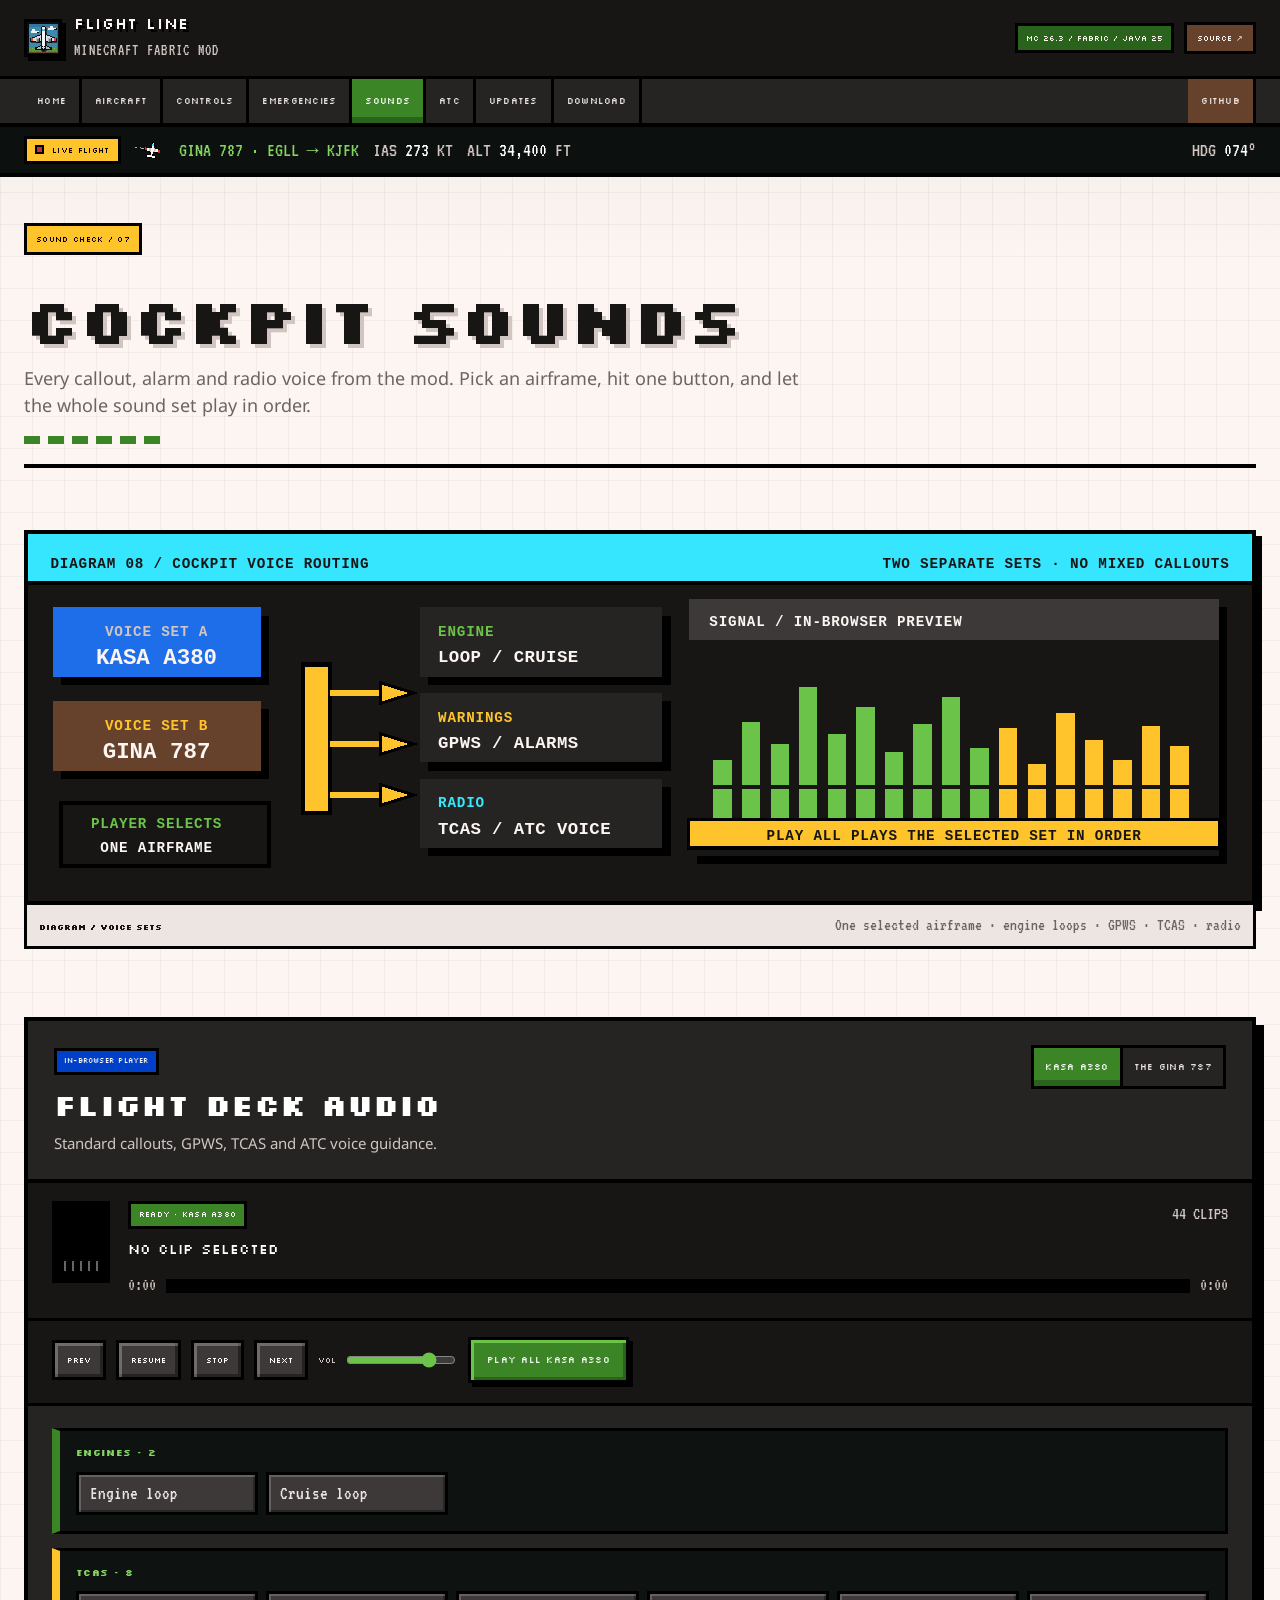
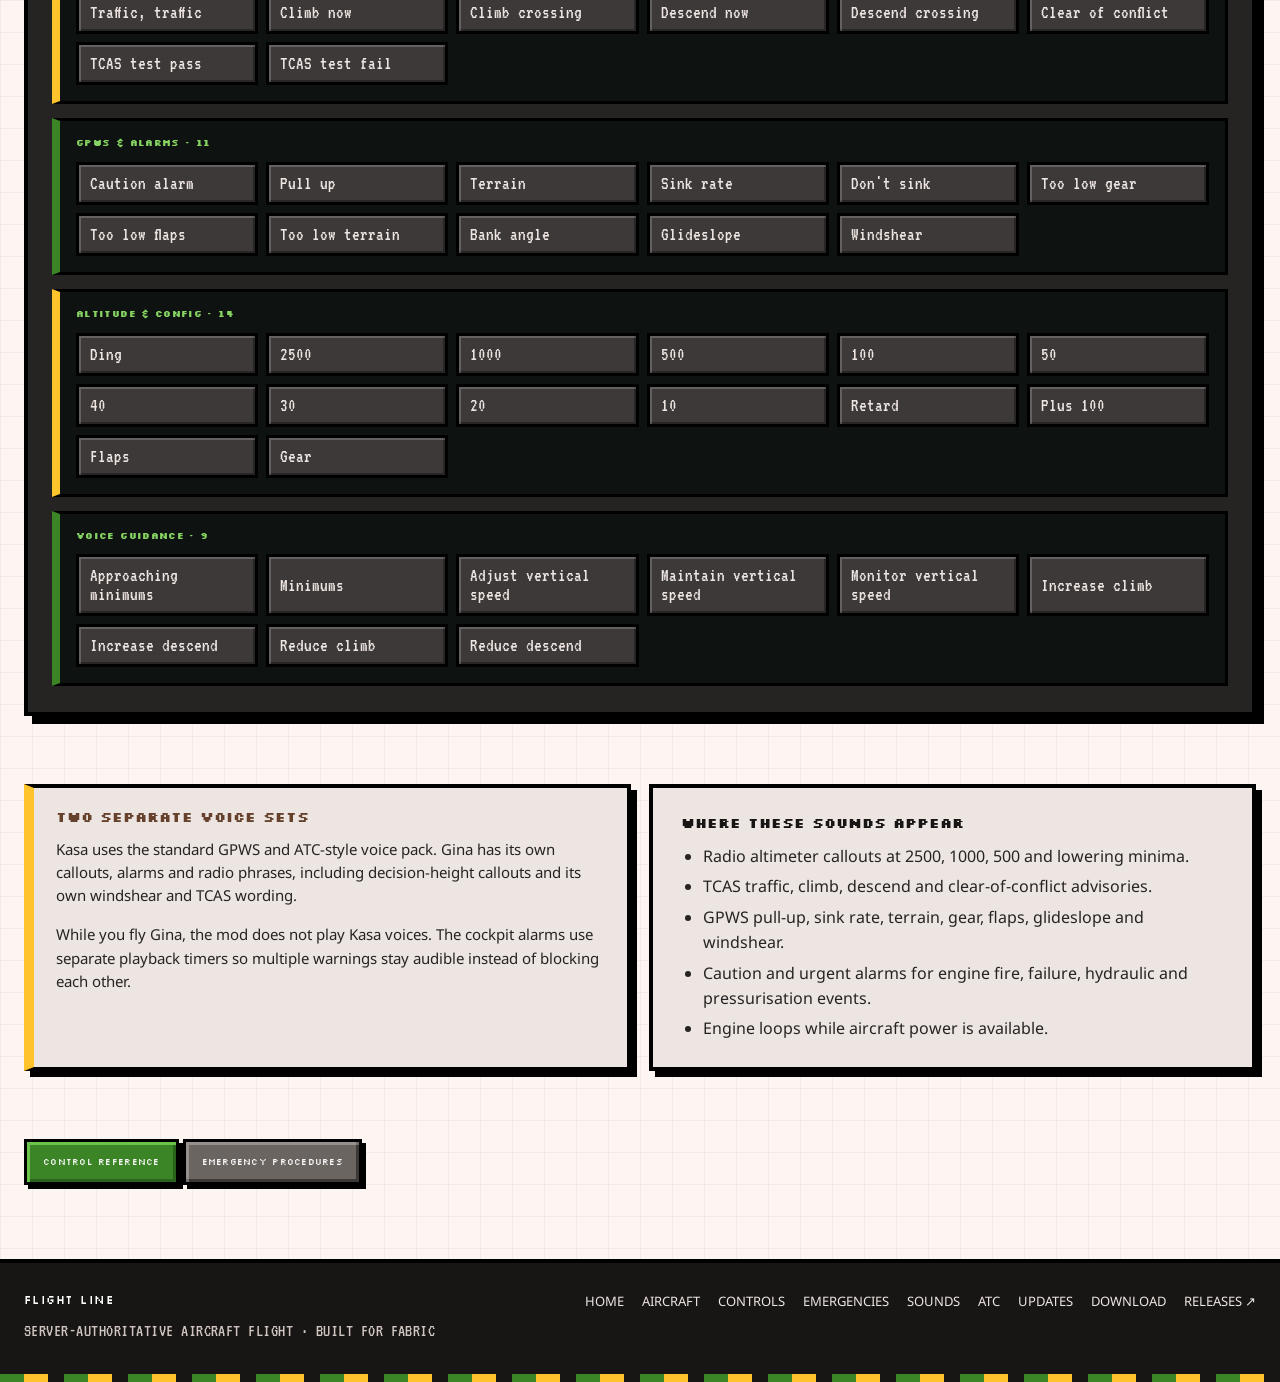
<file: docs/audio.html>
<!doctype html>
<html lang="en">
<head>
    <meta charset="utf-8">
    <meta name="viewport" content="width=device-width, initial-scale=1">
    <title>Sounds — Flight Line</title>
    <meta name="description" content="Listen to every Flight Line cockpit sound: Kasa A380 callouts, Gina 787 voices, GPWS, TCAS and alarms.">
    <meta name="theme-color" content="#171615">
    <meta property="og:type" content="website">
    <meta property="og:title" content="Sounds — Flight Line">
    <meta property="og:description" content="Play every Kasa and Gina cockpit callout, alarm and radio voice right in the browser.">
    <meta property="og:image" content="https://notmicrosoft2000-cmd.github.io/flightline/og-image.png">
    <link rel="icon" href="favicon.png" type="image/png">
    <link rel="apple-touch-icon" href="favicon.png">
    <link rel="stylesheet" href="style.css">
</head>
<body data-page="audio">
    <div data-site-header></div>
    <div data-flight-ticker></div>
    <noscript><div class="container" style="padding-top:18px"><p class="callout warn">JavaScript is required for the in-browser audio player.</p></div></noscript>

    <main>
        <section class="container page-title">
            <span class="page-kicker">SOUND CHECK / 07</span>
            <h1>Cockpit sounds</h1>
            <p>Every callout, alarm and radio voice from the mod. Pick an airframe, hit one button, and let the whole sound set play in order.</p>
        </section>

        <section class="container section">
            <figure class="manual-figure">
                <img src="img/cockpit-voice.svg" width="1200" height="360" loading="lazy" alt="Diagram of separate Kasa and Gina voice sets routed to engine, warning and radio outputs">
                <figcaption><b>DIAGRAM / VOICE SETS</b><span>One selected airframe · engine loops · GPWS · TCAS · radio</span></figcaption>
            </figure>
        </section>

        <section class="container section">
            <div class="sound-panel pixel-box" data-sound-panel>
                <div class="sound-panel-head">
                    <div>
                        <span class="tag cyan">IN-BROWSER PLAYER</span>
                        <h2 style="margin-top:12px">Flight deck audio</h2>
                        <p data-set-description>Standard callouts, GPWS, TCAS and ATC voice guidance.</p>
                    </div>
                    <div class="aircraft-switch" role="group" aria-label="Choose aircraft sound set">
                        <button type="button" class="nav-link active" data-set="kasa">KASA A380</button>
                        <button type="button" class="nav-link" data-set="gina">THE GINA 787</button>
                    </div>
                </div>

                <div class="player-deck">
                    <div class="equalizer" data-equalizer aria-hidden="true">
                        <i></i><i></i><i></i><i></i><i></i>
                    </div>
                    <div class="player-main">
                        <div class="player-top">
                            <span class="release-status" data-sound-status>READY</span>
                            <span class="player-count" data-counter>0 CLIPS</span>
                        </div>
                        <div class="now-playing" data-now-playing>NO CLIP SELECTED</div>
                        <div class="progress-row">
                            <span data-current-time>0:00</span>
                            <div class="progress-track"><span data-progress></span></div>
                            <span data-duration>0:00</span>
                        </div>
                    </div>
                </div>

                <div class="player-controls">
                    <button type="button" class="player-btn" data-prev>PREV</button>
                    <button type="button" class="player-btn" data-play-pause>RESUME</button>
                    <button type="button" class="player-btn" data-stop>STOP</button>
                    <button type="button" class="player-btn" data-next>NEXT</button>
                    <label class="volume-control">
                        <span>VOL</span>
                        <input type="range" min="0" max="100" value="80" data-volume aria-label="Volume">
                    </label>
                    <button type="button" class="btn primary" data-play-all>PLAY ALL KASA A380</button>
                </div>

                <audio data-audio preload="metadata"></audio>
                <div class="sound-list" data-track-list></div>
            </div>
        </section>

        <section class="container section two-col">
            <div class="callout info pixel-box">
                <h3>Two separate voice sets</h3>
                <p>Kasa uses the standard GPWS and ATC-style voice pack. Gina has its own callouts, alarms and radio phrases, including decision-height callouts and its own windshear and TCAS wording.</p>
                <p>While you fly Gina, the mod does not play Kasa voices. The cockpit alarms use separate playback timers so multiple warnings stay audible instead of blocking each other.</p>
            </div>
            <div class="content-panel pixel-box">
                <h3>Where these sounds appear</h3>
                <ul>
                    <li>Radio altimeter callouts at 2500, 1000, 500 and lowering minima.</li>
                    <li>TCAS traffic, climb, descend and clear-of-conflict advisories.</li>
                    <li>GPWS pull-up, sink rate, terrain, gear, flaps, glideslope and windshear.</li>
                    <li>Caution and urgent alarms for engine fire, failure, hydraulic and pressurisation events.</li>
                    <li>Engine loops while aircraft power is available.</li>
                </ul>
            </div>
        </section>

        <section class="container section">
            <a class="btn primary" href="controls.html">CONTROL REFERENCE</a>
            <a class="btn" href="emergencies.html">EMERGENCY PROCEDURES</a>
        </section>
    </main>

    <div data-site-footer></div>
    <script src="site.js"></script>
    <script src="audio.js"></script>
    <script src="script.js"></script>
</body>
</html>
</file>
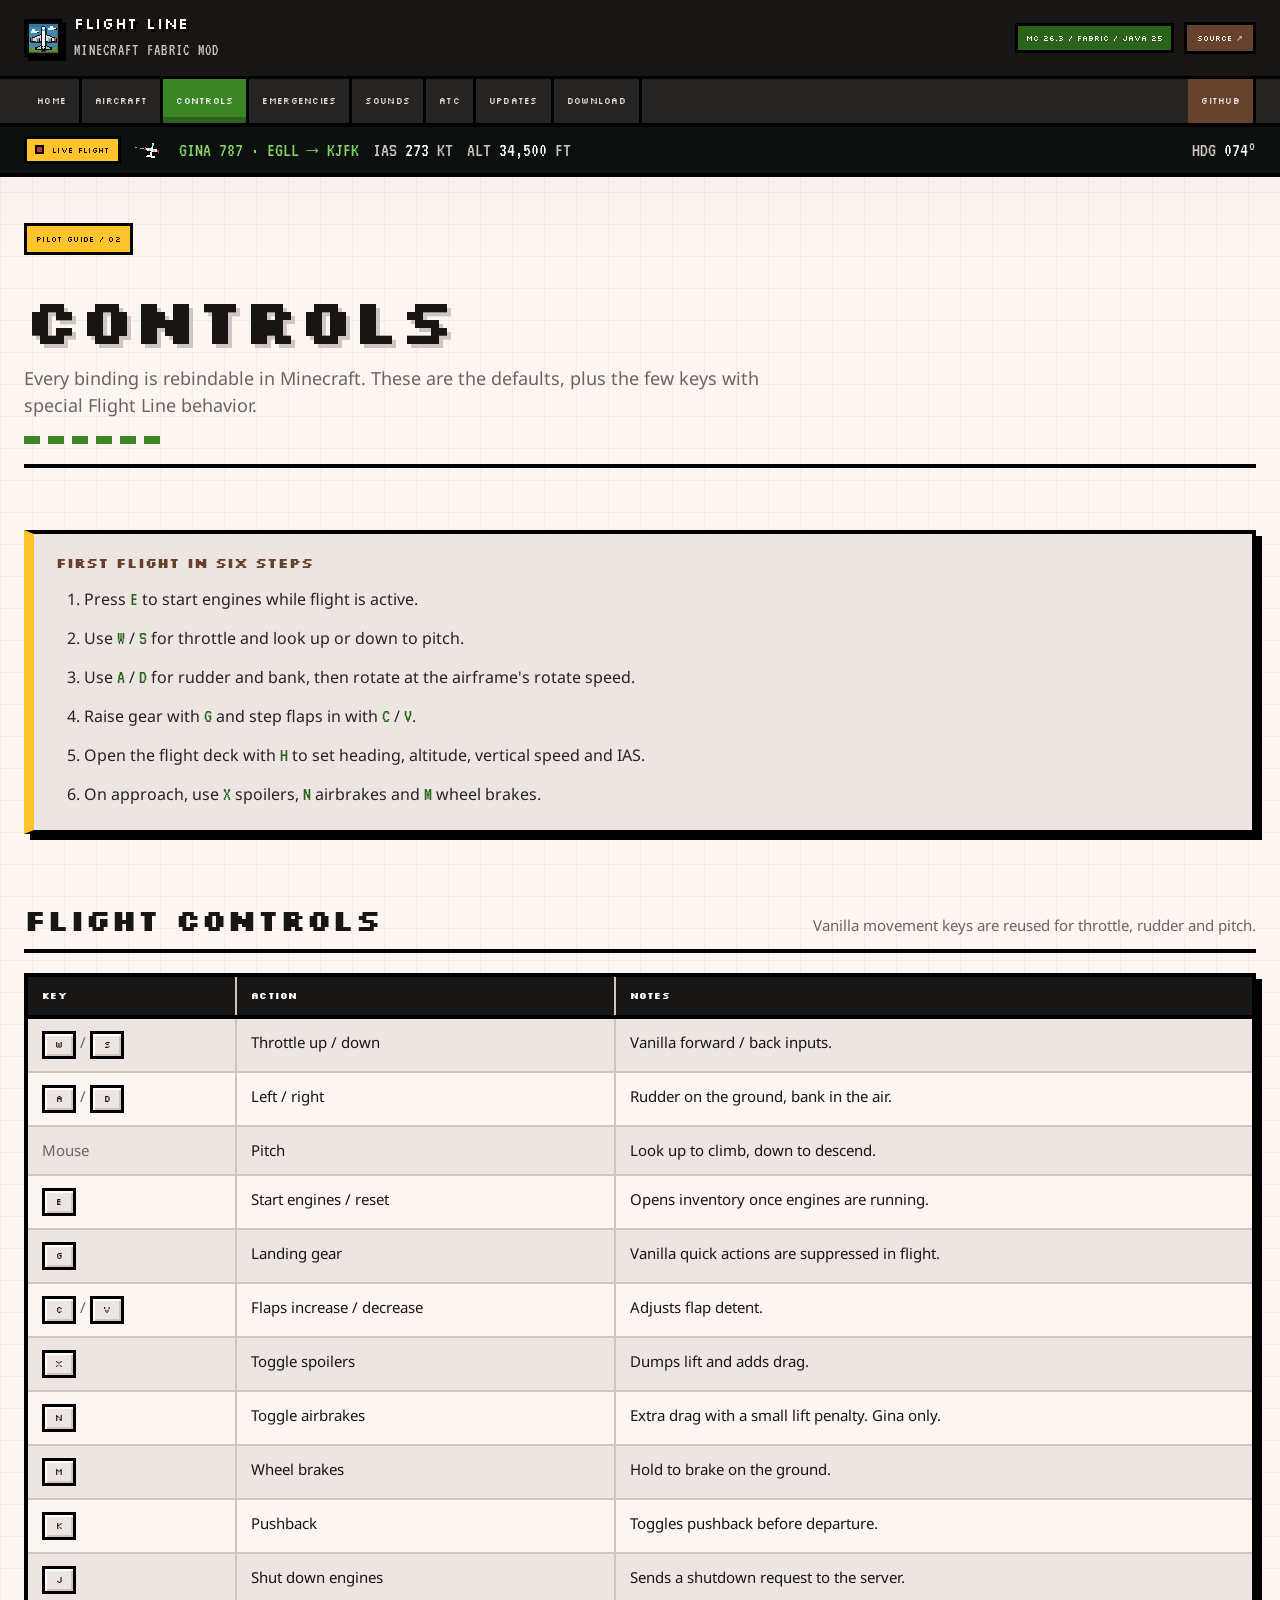
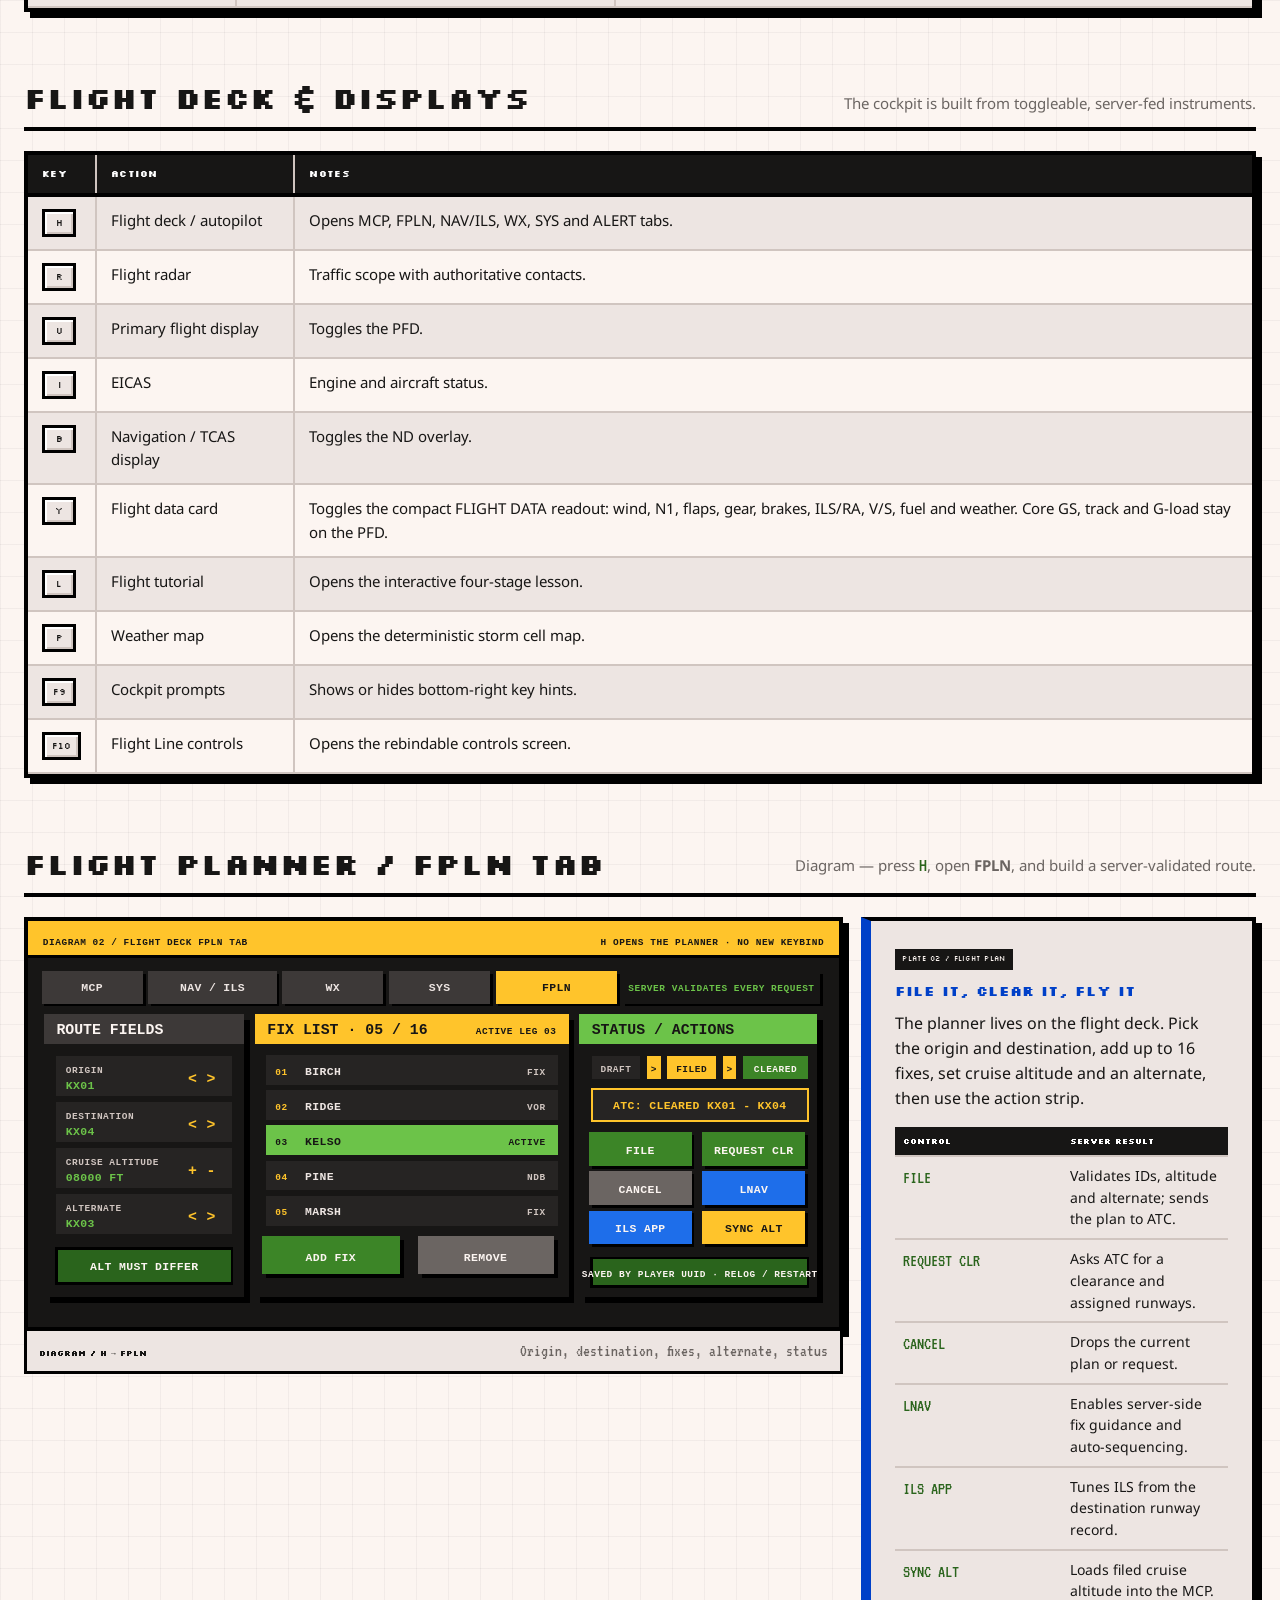
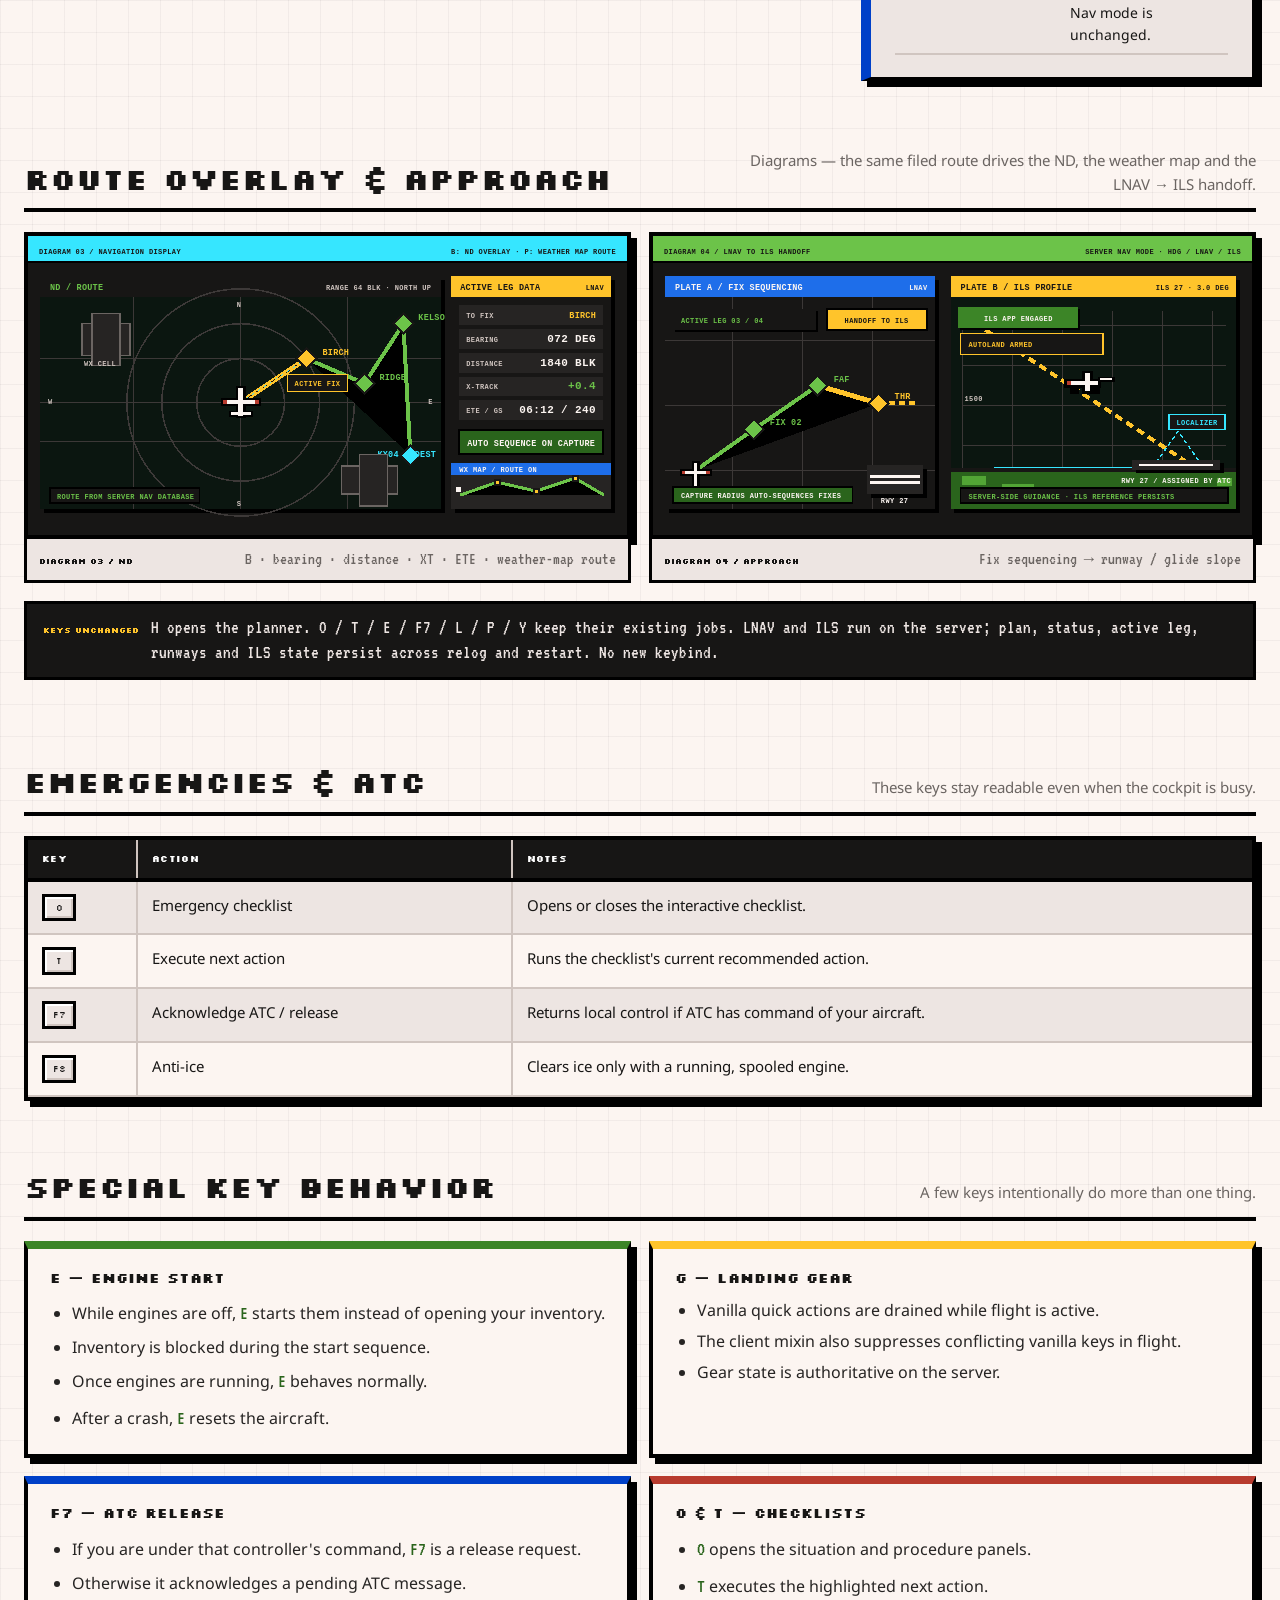
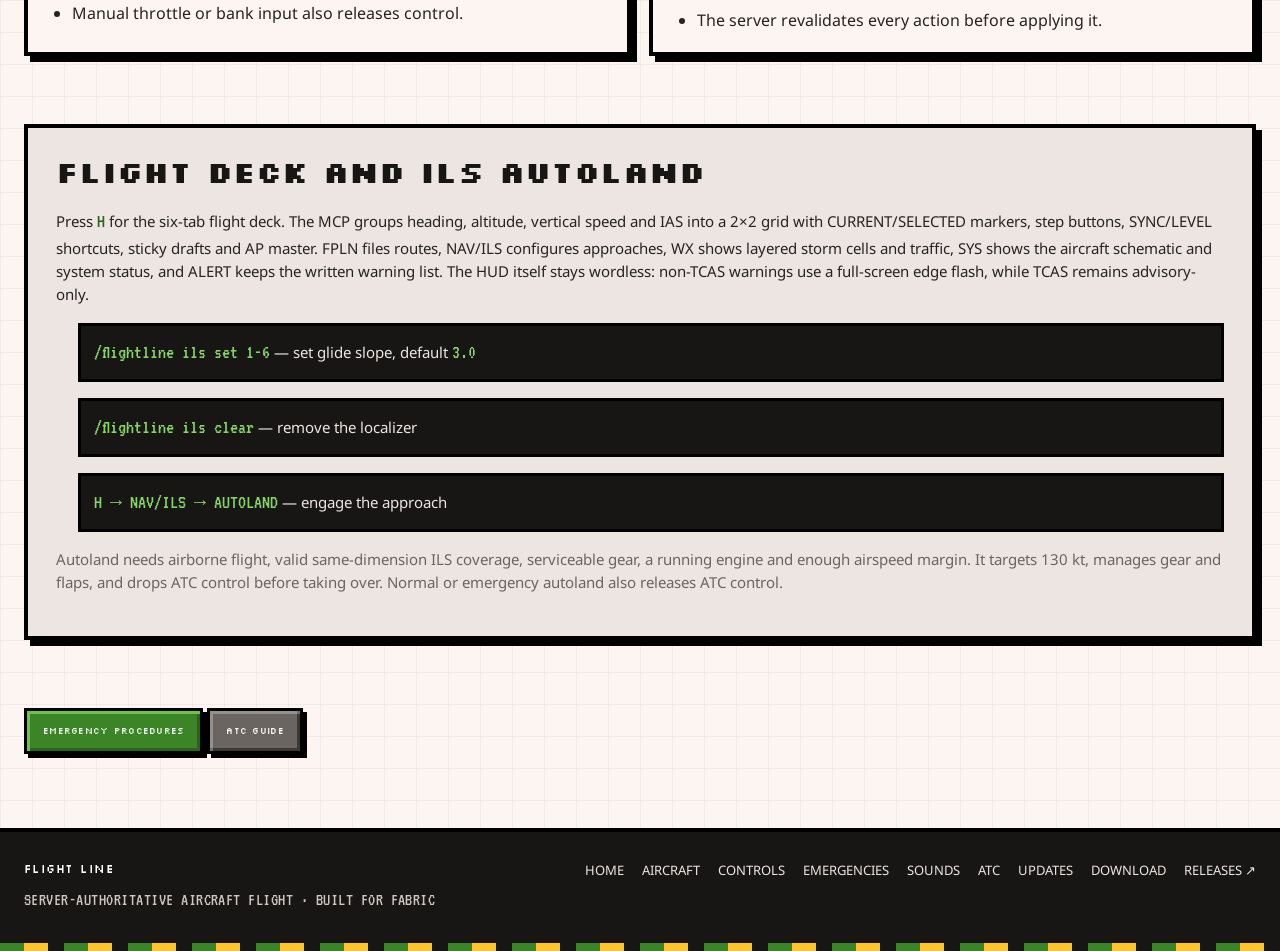
<file: docs/controls.html>
<!doctype html>
<html lang="en">
<head>
    <meta charset="utf-8">
    <meta name="viewport" content="width=device-width, initial-scale=1">
    <title>Controls — Flight Line</title>
    <meta name="description" content="Complete Flight Line keybind reference, flight deck guide, ILS setup and special key behavior.">
    <meta name="theme-color" content="#171615">
    <meta property="og:type" content="website">
    <meta property="og:title" content="Controls — Flight Line">
    <meta property="og:description" content="From engine start to ILS autoland: the complete Flight Line control reference.">
    <meta property="og:image" content="https://notmicrosoft2000-cmd.github.io/flightline/og-image.png">
    <link rel="icon" href="favicon.png" type="image/png">
    <link rel="apple-touch-icon" href="favicon.png">
    <link rel="stylesheet" href="style.css">
</head>
<body data-page="controls">
    <div data-site-header></div>
    <div data-flight-ticker></div>
    <noscript><div class="container" style="padding-top:18px"><p class="callout warn">JavaScript is required for site navigation and live release data.</p></div></noscript>

    <main>
        <section class="container page-title">
            <span class="page-kicker">PILOT GUIDE / 02</span>
            <h1>Controls</h1>
            <p>Every binding is rebindable in Minecraft. These are the defaults, plus the few keys with special Flight Line behavior.</p>
        </section>

        <section class="container section">
            <div class="callout info pixel-box">
                <h3>First flight in six steps</h3>
                <ol class="priority-list">
                    <li>Press <code>E</code> to start engines while flight is active.</li>
                    <li>Use <code>W</code> / <code>S</code> for throttle and look up or down to pitch.</li>
                    <li>Use <code>A</code> / <code>D</code> for rudder and bank, then rotate at the airframe's rotate speed.</li>
                    <li>Raise gear with <code>G</code> and step flaps in with <code>C</code> / <code>V</code>.</li>
                    <li>Open the flight deck with <code>H</code> to set heading, altitude, vertical speed and IAS.</li>
                    <li>On approach, use <code>X</code> spoilers, <code>N</code> airbrakes and <code>M</code> wheel brakes.</li>
                </ol>
            </div>
        </section>

        <section class="container section">
            <div class="section-heading">
                <h2>Flight controls</h2>
                <p>Vanilla movement keys are reused for throttle, rudder and pitch.</p>
            </div>
            <div class="content-panel pixel-box table-wrap">
                <table class="key-table">
                    <thead><tr><th>Key</th><th>Action</th><th>Notes</th></tr></thead>
                    <tbody>
                        <tr><td><kbd>W</kbd> / <kbd>S</kbd></td><td>Throttle up / down</td><td>Vanilla forward / back inputs.</td></tr>
                        <tr><td><kbd>A</kbd> / <kbd>D</kbd></td><td>Left / right</td><td>Rudder on the ground, bank in the air.</td></tr>
                        <tr><td>Mouse</td><td>Pitch</td><td>Look up to climb, down to descend.</td></tr>
                        <tr><td><kbd>E</kbd></td><td>Start engines / reset</td><td>Opens inventory once engines are running.</td></tr>
                        <tr><td><kbd>G</kbd></td><td>Landing gear</td><td>Vanilla quick actions are suppressed in flight.</td></tr>
                        <tr><td><kbd>C</kbd> / <kbd>V</kbd></td><td>Flaps increase / decrease</td><td>Adjusts flap detent.</td></tr>
                        <tr><td><kbd>X</kbd></td><td>Toggle spoilers</td><td>Dumps lift and adds drag.</td></tr>
                        <tr><td><kbd>N</kbd></td><td>Toggle airbrakes</td><td>Extra drag with a small lift penalty. Gina only.</td></tr>
                        <tr><td><kbd>M</kbd></td><td>Wheel brakes</td><td>Hold to brake on the ground.</td></tr>
                        <tr><td><kbd>K</kbd></td><td>Pushback</td><td>Toggles pushback before departure.</td></tr>
                        <tr><td><kbd>J</kbd></td><td>Shut down engines</td><td>Sends a shutdown request to the server.</td></tr>
                    </tbody>
                </table>
            </div>
        </section>

        <section class="container section">
            <div class="section-heading">
                <h2>Flight deck & displays</h2>
                <p>The cockpit is built from toggleable, server-fed instruments.</p>
            </div>
            <div class="content-panel pixel-box table-wrap">
                <table class="key-table">
                    <thead><tr><th>Key</th><th>Action</th><th>Notes</th></tr></thead>
                    <tbody>
                        <tr><td><kbd>H</kbd></td><td>Flight deck / autopilot</td><td>Opens MCP, FPLN, NAV/ILS, WX, SYS and ALERT tabs.</td></tr>
                        <tr><td><kbd>R</kbd></td><td>Flight radar</td><td>Traffic scope with authoritative contacts.</td></tr>
                        <tr><td><kbd>U</kbd></td><td>Primary flight display</td><td>Toggles the PFD.</td></tr>
                        <tr><td><kbd>I</kbd></td><td>EICAS</td><td>Engine and aircraft status.</td></tr>
                        <tr><td><kbd>B</kbd></td><td>Navigation / TCAS display</td><td>Toggles the ND overlay.</td></tr>
                        <tr><td><kbd>Y</kbd></td><td>Flight data card</td><td>Toggles the compact FLIGHT DATA readout: wind, N1, flaps, gear, brakes, ILS/RA, V/S, fuel and weather. Core GS, track and G-load stay on the PFD.</td></tr>
                        <tr><td><kbd>L</kbd></td><td>Flight tutorial</td><td>Opens the interactive four-stage lesson.</td></tr>
                        <tr><td><kbd>P</kbd></td><td>Weather map</td><td>Opens the deterministic storm cell map.</td></tr>
                        <tr><td><kbd>F9</kbd></td><td>Cockpit prompts</td><td>Shows or hides bottom-right key hints.</td></tr>
                        <tr><td><kbd>F10</kbd></td><td>Flight Line controls</td><td>Opens the rebindable controls screen.</td></tr>
                    </tbody>
                </table>
            </div>
        </section>

        <section class="container section">
            <div class="section-heading">
                <h2>Flight planner / FPLN tab</h2>
                <p>Diagram — press <code>H</code>, open <strong>FPLN</strong>, and build a server-validated route.</p>
            </div>
            <div class="plate-pair">
                <figure class="manual-figure">
                    <img src="img/flight-planner.svg" width="1200" height="600" loading="lazy" alt="Diagram of the flight planner FPLN tab with route fields, fix list and action buttons">
                    <figcaption><b>DIAGRAM / H → FPLN</b><span>Origin, destination, fixes, alternate, status</span></figcaption>
                </figure>
                <div class="plate-notes cyan pixel-box">
                    <span class="note-index">PLATE 02 / FLIGHT PLAN</span>
                    <h3>File it, clear it, fly it</h3>
                    <p>The planner lives on the flight deck. Pick the origin and destination, add up to 16 fixes, set cruise altitude and an alternate, then use the action strip.</p>
                    <table>
                        <thead><tr><th>Control</th><th>Server result</th></tr></thead>
                        <tbody>
                            <tr><td>FILE</td><td>Validates IDs, altitude and alternate; sends the plan to ATC.</td></tr>
                            <tr><td>REQUEST CLR</td><td>Asks ATC for a clearance and assigned runways.</td></tr>
                            <tr><td>CANCEL</td><td>Drops the current plan or request.</td></tr>
                            <tr><td>LNAV</td><td>Enables server-side fix guidance and auto-sequencing.</td></tr>
                            <tr><td>ILS APP</td><td>Tunes ILS from the destination runway record.</td></tr>
                            <tr><td>SYNC ALT</td><td>Loads filed cruise altitude into the MCP. Nav mode is unchanged.</td></tr>
                        </tbody>
                    </table>
                </div>
            </div>
        </section>

        <section class="container section">
            <div class="section-heading">
                <h2>Route overlay & approach</h2>
                <p>Diagrams — the same filed route drives the ND, the weather map and the LNAV → ILS handoff.</p>
            </div>
            <div class="figure-strip two">
                <figure class="manual-figure">
                    <img src="img/nd-route-overlay.svg" width="1200" height="600" loading="lazy" alt="Diagram of navigation display route line, waypoint diamonds and active leg data">
                    <figcaption><b>DIAGRAM 03 / ND</b><span>B · bearing · distance · XT · ETE · weather-map route</span></figcaption>
                </figure>
                <figure class="manual-figure">
                    <img src="img/lnav-ils-approach.svg" width="1200" height="600" loading="lazy" alt="Diagram of LNAV fix sequencing handing off to an ILS glide slope and assigned runway">
                    <figcaption><b>DIAGRAM 04 / APPROACH</b><span>Fix sequencing → runway / glide slope</span></figcaption>
                </figure>
            </div>
            <p class="plate-note"><b>KEYS UNCHANGED</b><span>H opens the planner. O / T / E / F7 / L / P / Y keep their existing jobs. LNAV and ILS run on the server; plan, status, active leg, runways and ILS state persist across relog and restart. No new keybind.</span></p>
        </section>

        <section class="container section">
            <div class="section-heading">
                <h2>Emergencies & ATC</h2>
                <p>These keys stay readable even when the cockpit is busy.</p>
            </div>
            <div class="content-panel pixel-box table-wrap">
                <table class="key-table">
                    <thead><tr><th>Key</th><th>Action</th><th>Notes</th></tr></thead>
                    <tbody>
                        <tr><td><kbd>O</kbd></td><td>Emergency checklist</td><td>Opens or closes the interactive checklist.</td></tr>
                        <tr><td><kbd>T</kbd></td><td>Execute next action</td><td>Runs the checklist's current recommended action.</td></tr>
                        <tr><td><kbd>F7</kbd></td><td>Acknowledge ATC / release</td><td>Returns local control if ATC has command of your aircraft.</td></tr>
                        <tr><td><kbd>F8</kbd></td><td>Anti-ice</td><td>Clears ice only with a running, spooled engine.</td></tr>
                    </tbody>
                </table>
            </div>
        </section>

        <section class="container section">
            <div class="section-heading">
                <h2>Special key behavior</h2>
                <p>A few keys intentionally do more than one thing.</p>
            </div>
            <div class="checklist-grid">
                <article class="check-card pixel-box">
                    <h3>E — engine start</h3>
                    <ul>
                        <li>While engines are off, <code>E</code> starts them instead of opening your inventory.</li>
                        <li>Inventory is blocked during the start sequence.</li>
                        <li>Once engines are running, <code>E</code> behaves normally.</li>
                        <li>After a crash, <code>E</code> resets the aircraft.</li>
                    </ul>
                </article>
                <article class="check-card pixel-box">
                    <h3>G — landing gear</h3>
                    <ul>
                        <li>Vanilla quick actions are drained while flight is active.</li>
                        <li>The client mixin also suppresses conflicting vanilla keys in flight.</li>
                        <li>Gear state is authoritative on the server.</li>
                    </ul>
                </article>
                <article class="check-card pixel-box">
                    <h3>F7 — ATC release</h3>
                    <ul>
                        <li>If you are under that controller's command, <code>F7</code> is a release request.</li>
                        <li>Otherwise it acknowledges a pending ATC message.</li>
                        <li>Manual throttle or bank input also releases control.</li>
                    </ul>
                </article>
                <article class="check-card pixel-box">
                    <h3>O & T — checklists</h3>
                    <ul>
                        <li><code>O</code> opens the situation and procedure panels.</li>
                        <li><code>T</code> executes the highlighted next action.</li>
                        <li>The server revalidates every action before applying it.</li>
                    </ul>
                </article>
            </div>
        </section>

        <section class="container section">
            <div class="content-panel pixel-box">
                <h2>Flight deck and ILS autoland</h2>
                <p>Press <code>H</code> for the six-tab flight deck. The MCP groups heading, altitude, vertical speed and IAS into a 2×2 grid with CURRENT/SELECTED markers, step buttons, SYNC/LEVEL shortcuts, sticky drafts and AP master. FPLN files routes, NAV/ILS configures approaches, WX shows layered storm cells and traffic, SYS shows the aircraft schematic and system status, and ALERT keeps the written warning list. The HUD itself stays wordless: non-TCAS warnings use a full-screen edge flash, while TCAS remains advisory-only.</p>
                <ul class="command-list" style="margin-top:16px">
                    <li><code>/flightline ils set 1-6</code> — set glide slope, default <code>3.0</code></li>
                    <li><code>/flightline ils clear</code> — remove the localizer</li>
                    <li><code>H → NAV/ILS → AUTOLAND</code> — engage the approach</li>
                </ul>
                <p style="margin-top:16px;color:var(--muted)">Autoland needs airborne flight, valid same-dimension ILS coverage, serviceable gear, a running engine and enough airspeed margin. It targets 130 kt, manages gear and flaps, and drops ATC control before taking over. Normal or emergency autoland also releases ATC control.</p>
            </div>
        </section>

        <section class="container section">
            <a class="btn primary" href="emergencies.html">EMERGENCY PROCEDURES</a>
            <a class="btn" href="atc.html">ATC GUIDE</a>
        </section>
    </main>

    <div data-site-footer></div>
    <script src="site.js"></script>
    <script src="script.js"></script>
</body>
</html>
</file>
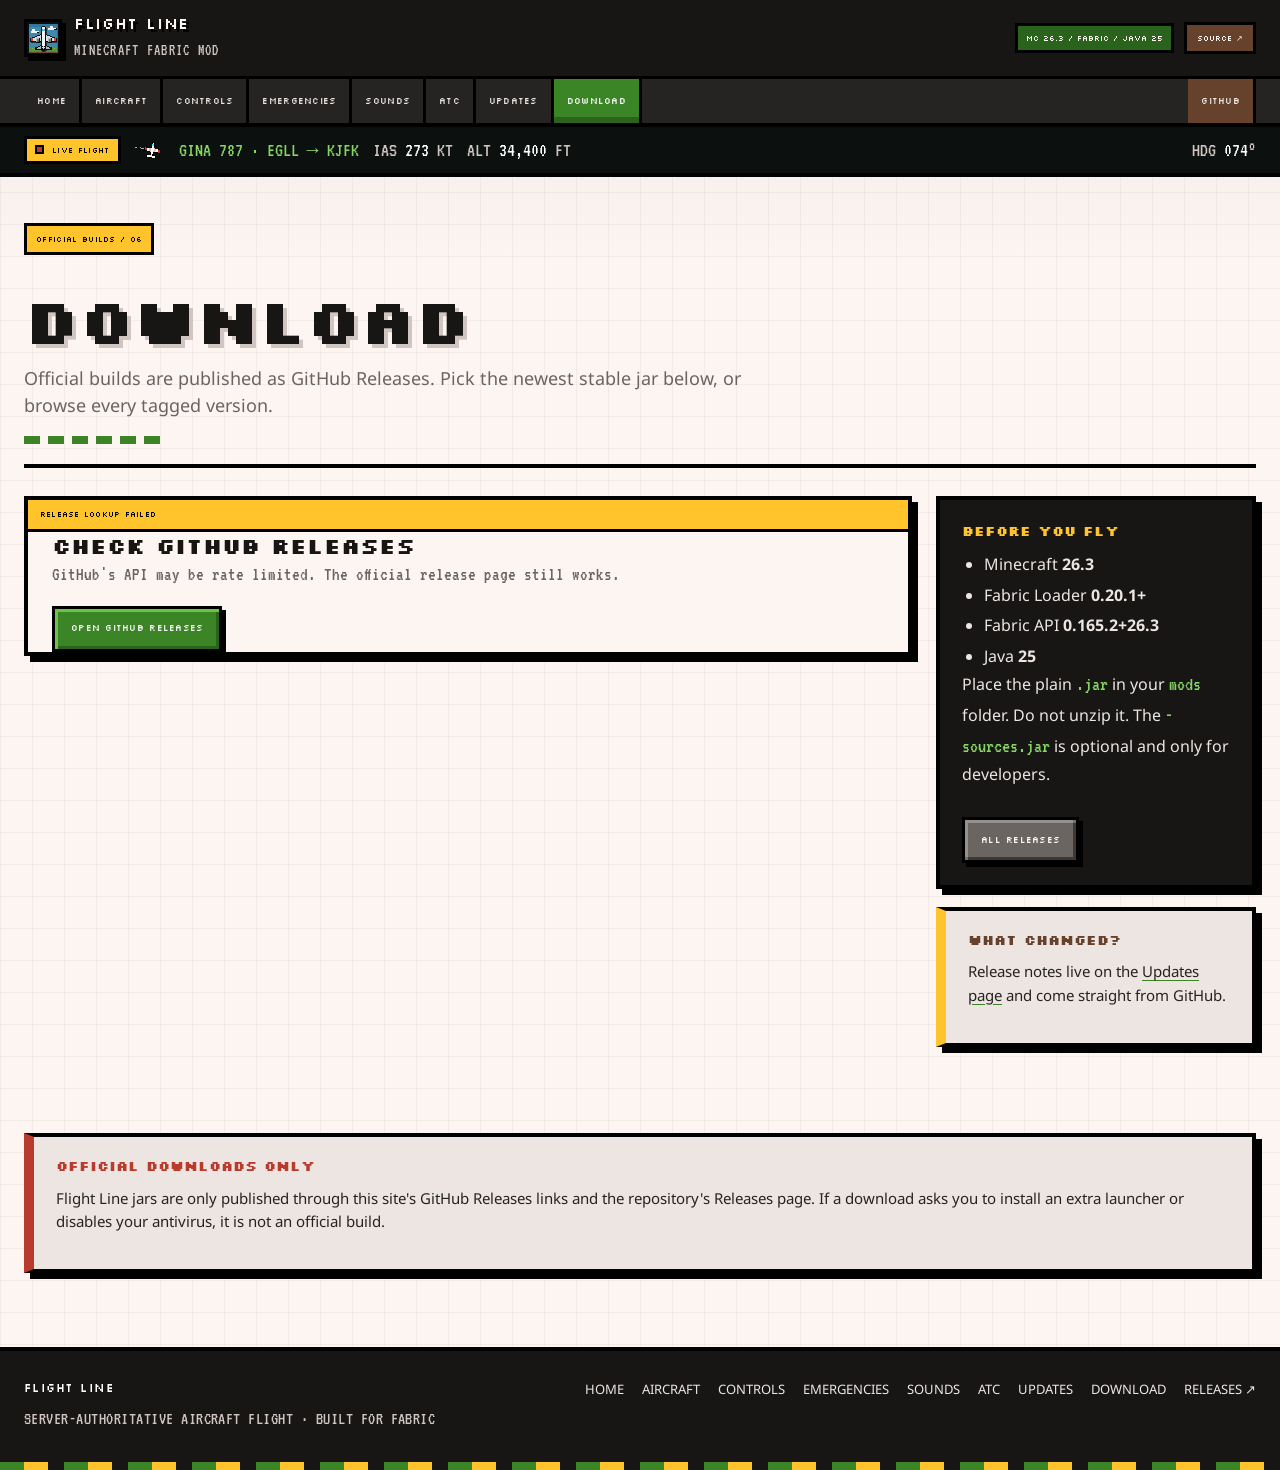
<file: docs/download.html>
<!doctype html>
<html lang="en">
<head>
    <meta charset="utf-8">
    <meta name="viewport" content="width=device-width, initial-scale=1">
    <title>Download Flight Line</title>
    <meta name="description" content="Download official Flight Line releases from GitHub Releases.">
    <meta name="theme-color" content="#171615">
    <meta property="og:type" content="website">
    <meta property="og:title" content="Download Flight Line">
    <meta property="og:description" content="Official Flight Line jars, published on GitHub Releases.">
    <meta property="og:image" content="https://notmicrosoft2000-cmd.github.io/flightline/og-image.png">
    <link rel="icon" href="favicon.png" type="image/png">
    <link rel="apple-touch-icon" href="favicon.png">
    <link rel="stylesheet" href="style.css">
</head>
<body data-page="download">
    <div data-site-header></div>
    <div data-flight-ticker></div>
    <noscript><div class="container" style="padding-top:18px"><p class="callout warn">JavaScript is required to load release data. Visit <a href="https://github.com/notmicrosoft2000-cmd/flightline/releases" target="_blank" rel="noreferrer">GitHub Releases</a> directly.</p></div></noscript>

    <main>
        <section class="container page-title">
            <span class="page-kicker">OFFICIAL BUILDS / 06</span>
            <h1>Download</h1>
            <p>Official builds are published as GitHub Releases. Pick the newest stable jar below, or browse every tagged version.</p>
        </section>

        <section class="container download-layout">
            <div>
                <article id="latest-release" class="release-card pixel-box">
                    <p class="release-status">LOADING RELEASE DATA...</p>
                </article>

                <div class="release-list" id="release-list" aria-label="Previous releases"></div>
            </div>

            <aside>
                <div class="side-card pixel-box">
                    <h3>Before you fly</h3>
                    <ul>
                        <li>Minecraft <strong>26.3</strong></li>
                        <li>Fabric Loader <strong>0.20.1+</strong></li>
                        <li>Fabric API <strong>0.165.2+26.3</strong></li>
                        <li>Java <strong>25</strong></li>
                    </ul>
                    <p>Place the plain <code>.jar</code> in your <code>mods</code> folder. Do not unzip it. The <code>-sources.jar</code> is optional and only for developers.</p>
                    <a class="btn" href="https://github.com/notmicrosoft2000-cmd/flightline/releases" target="_blank" rel="noreferrer">ALL RELEASES</a>
                </div>

                <div class="callout info pixel-box" style="margin-top:18px">
                    <h3>What changed?</h3>
                    <p>Release notes live on the <a href="updates.html">Updates page</a> and come straight from GitHub.</p>
                </div>
            </aside>
        </section>

        <section class="container section">
            <div class="callout warn pixel-box">
                <h3>Official downloads only</h3>
                <p>Flight Line jars are only published through this site's GitHub Releases links and the repository's Releases page. If a download asks you to install an extra launcher or disables your antivirus, it is not an official build.</p>
            </div>
        </section>
    </main>

    <div data-site-footer></div>
    <script src="site.js"></script>
    <script src="script.js"></script>
</body>
</html>
</file>
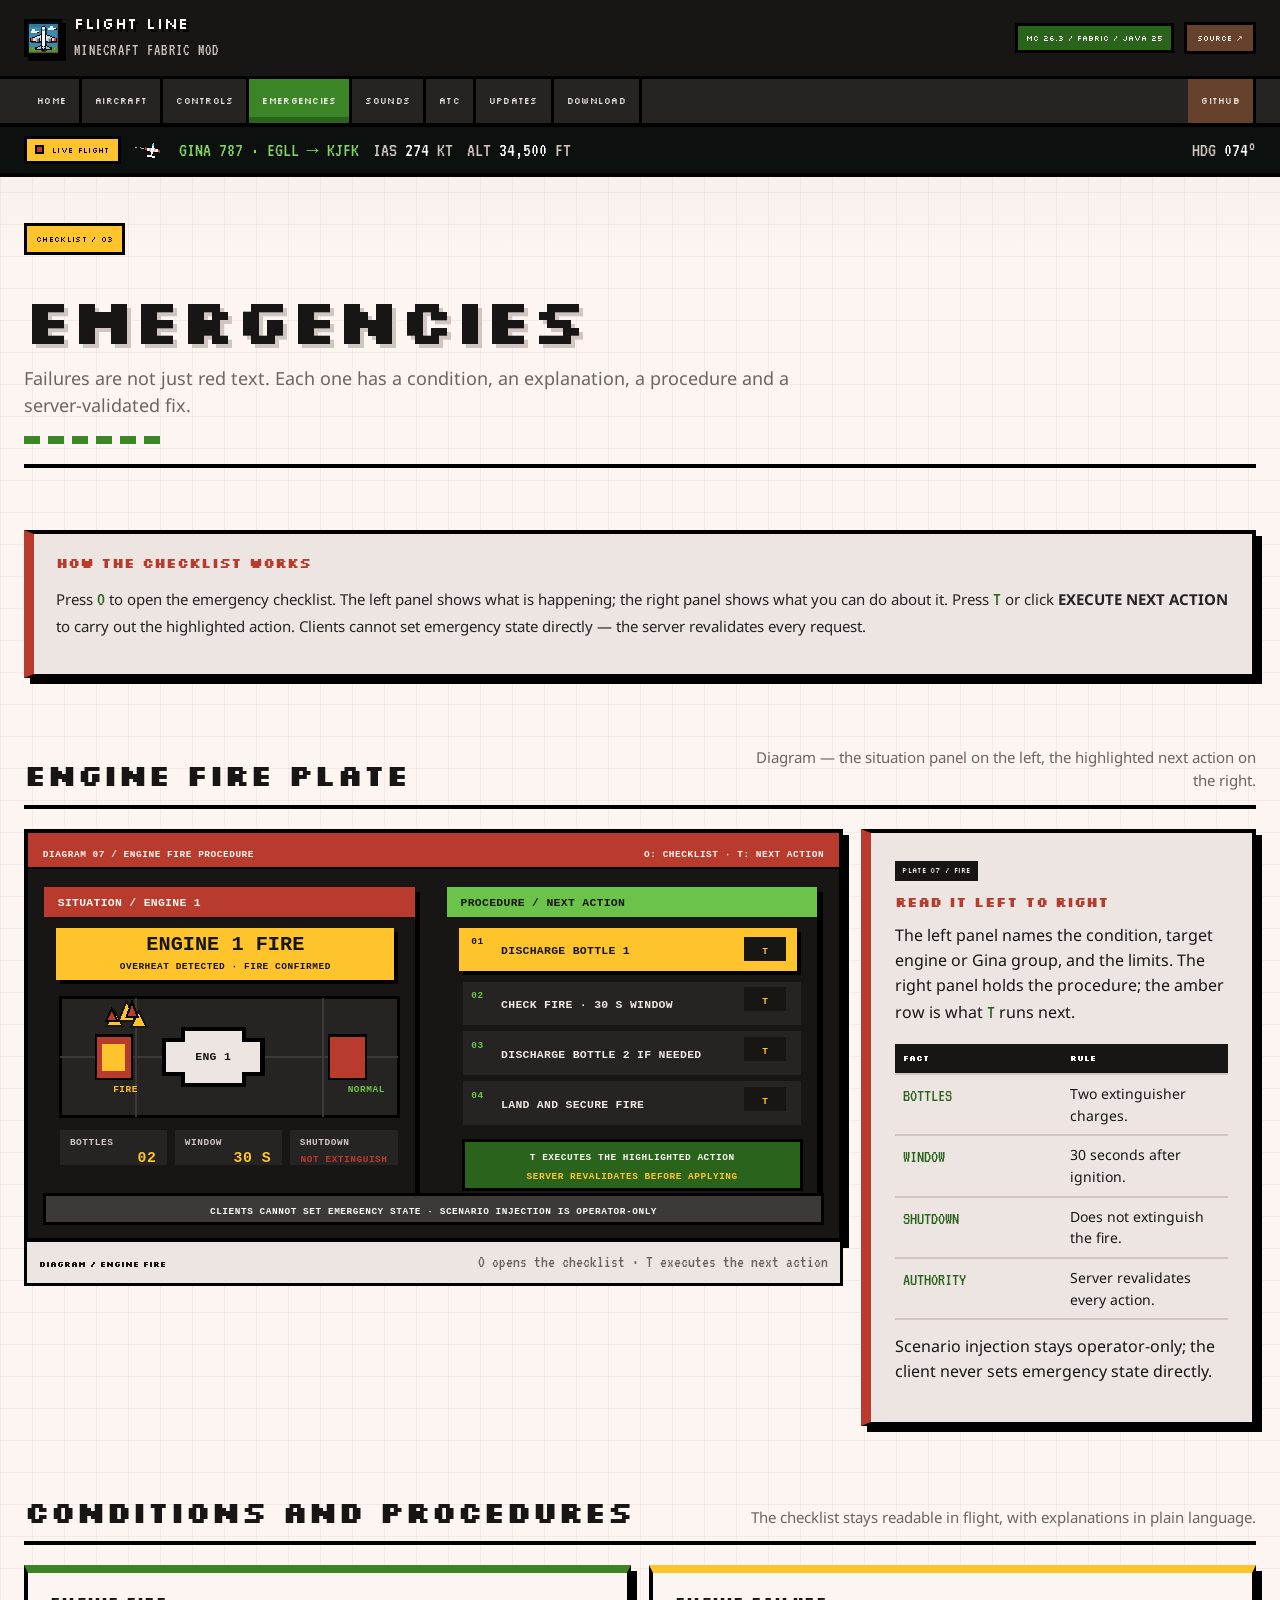
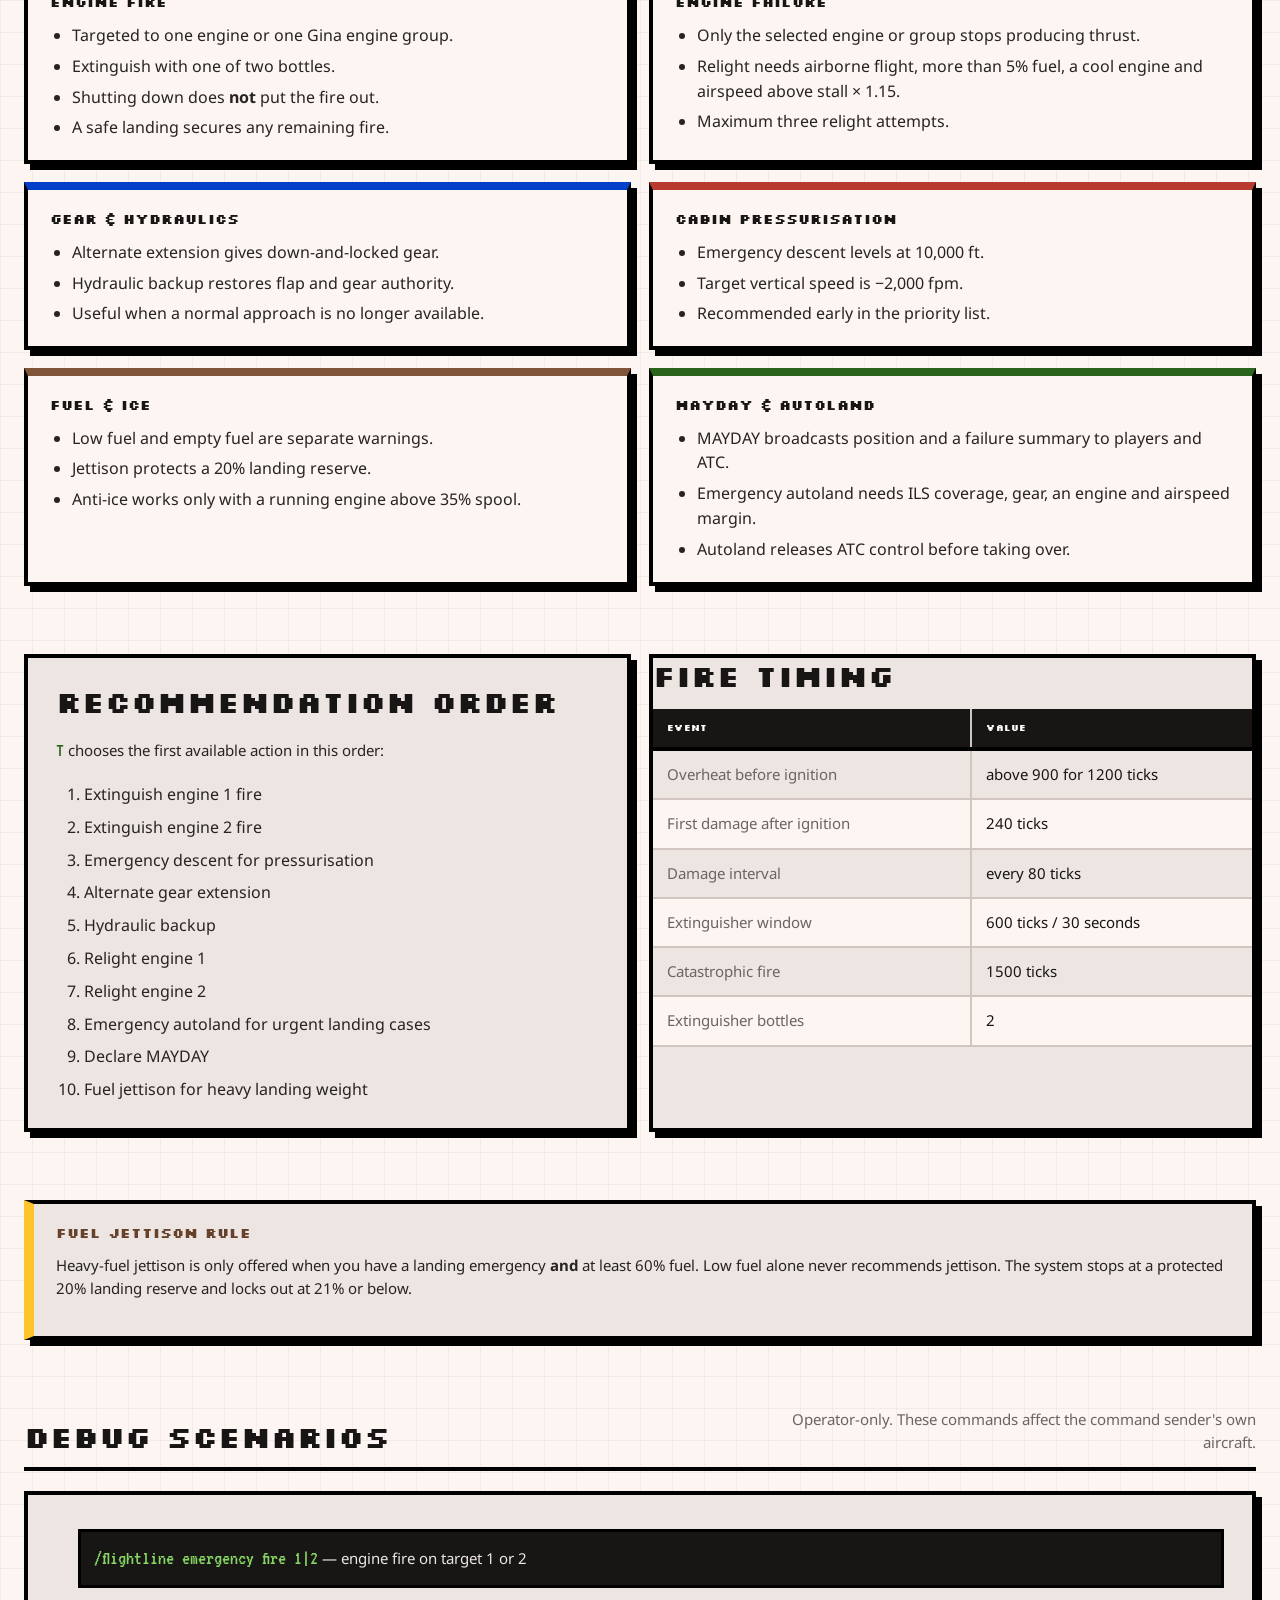
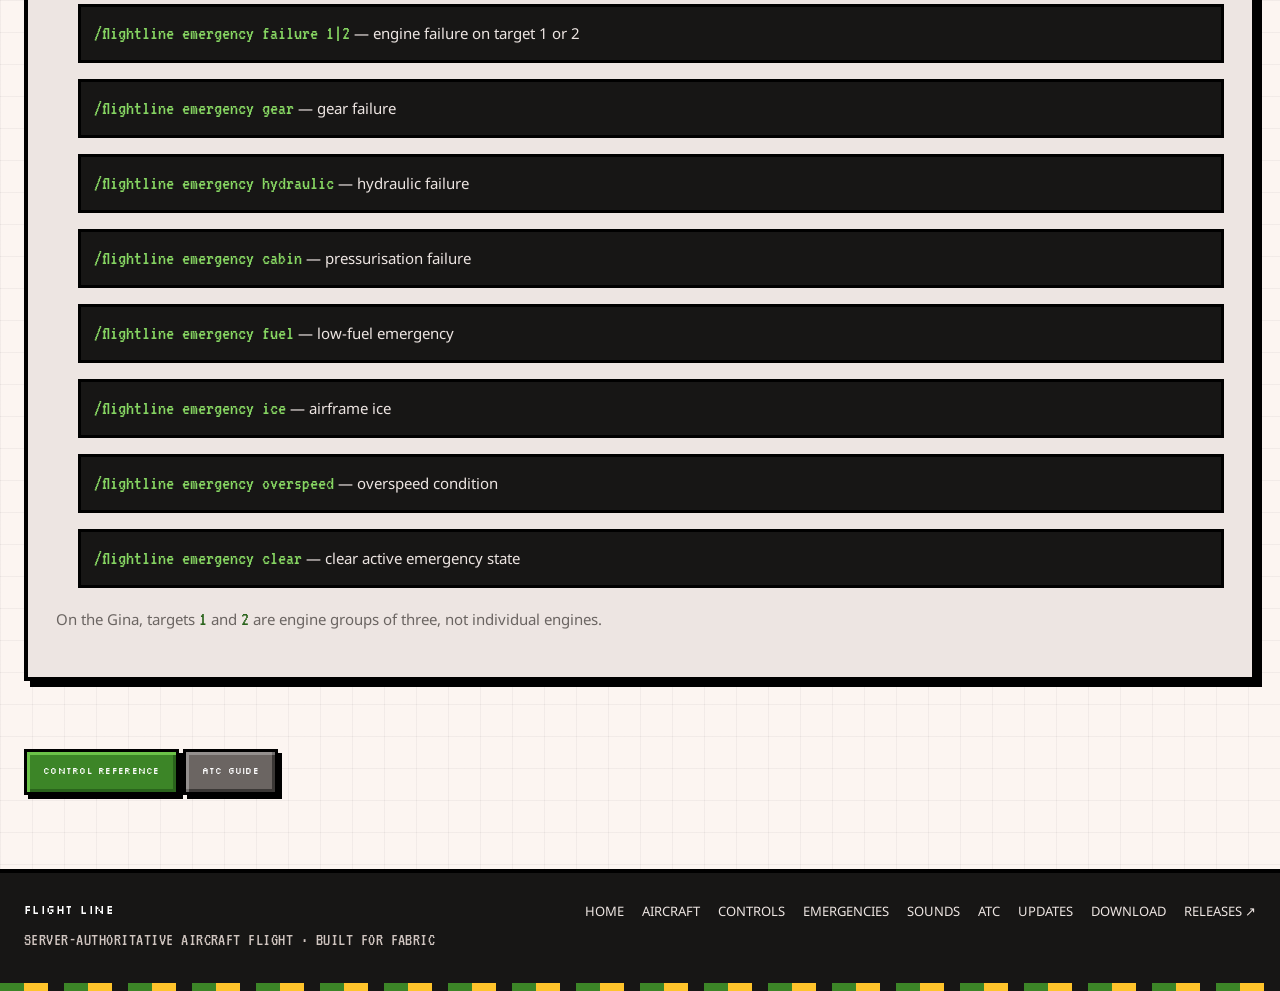
<file: docs/emergencies.html>
<!doctype html>
<html lang="en">
<head>
    <meta charset="utf-8">
    <meta name="viewport" content="width=device-width, initial-scale=1">
    <title>Emergencies — Flight Line</title>
    <meta name="description" content="Flight Line emergency procedures: fires, failures, gear, hydraulics, cabin, fuel, ice, MAYDAY and operator debug scenarios.">
    <meta name="theme-color" content="#171615">
    <meta property="og:type" content="website">
    <meta property="og:title" content="Emergencies — Flight Line">
    <meta property="og:description" content="Readable checklists, targeted engine failures, and a recommended next fix when it matters.">
    <meta property="og:image" content="https://notmicrosoft2000-cmd.github.io/flightline/og-image.png">
    <link rel="icon" href="favicon.png" type="image/png">
    <link rel="apple-touch-icon" href="favicon.png">
    <link rel="stylesheet" href="style.css">
</head>
<body data-page="emergencies">
    <div data-site-header></div>
    <div data-flight-ticker></div>
    <noscript><div class="container" style="padding-top:18px"><p class="callout warn">JavaScript is required for site navigation and live release data.</p></div></noscript>

    <main>
        <section class="container page-title">
            <span class="page-kicker">CHECKLIST / 03</span>
            <h1>Emergencies</h1>
            <p>Failures are not just red text. Each one has a condition, an explanation, a procedure and a server-validated fix.</p>
        </section>

        <section class="container section">
            <div class="callout warn pixel-box">
                <h3>How the checklist works</h3>
                <p>Press <code>O</code> to open the emergency checklist. The left panel shows what is happening; the right panel shows what you can do about it. Press <code>T</code> or click <strong>EXECUTE NEXT ACTION</strong> to carry out the highlighted action. Clients cannot set emergency state directly — the server revalidates every request.</p>
            </div>
        </section>

        <section class="container section">
            <div class="section-heading">
                <h2>Engine fire plate</h2>
                <p>Diagram — the situation panel on the left, the highlighted next action on the right.</p>
            </div>
            <div class="plate-pair">
                <figure class="manual-figure">
                    <img src="img/engine-fire-checklist.svg" width="1200" height="600" loading="lazy" alt="Diagram of an engine fire warning, extinguisher bottles and a four-step checklist">
                    <figcaption><b>DIAGRAM / ENGINE FIRE</b><span>O opens the checklist · T executes the next action</span></figcaption>
                </figure>
                <div class="plate-notes warn pixel-box">
                    <span class="note-index">PLATE 07 / FIRE</span>
                    <h3>Read it left to right</h3>
                    <p>The left panel names the condition, target engine or Gina group, and the limits. The right panel holds the procedure; the amber row is what <code>T</code> runs next.</p>
                    <table>
                        <thead><tr><th>Fact</th><th>Rule</th></tr></thead>
                        <tbody>
                            <tr><td>BOTTLES</td><td>Two extinguisher charges.</td></tr>
                            <tr><td>WINDOW</td><td>30 seconds after ignition.</td></tr>
                            <tr><td>SHUTDOWN</td><td>Does not extinguish the fire.</td></tr>
                            <tr><td>AUTHORITY</td><td>Server revalidates every action.</td></tr>
                        </tbody>
                    </table>
                    <p style="margin-top:14px">Scenario injection stays operator-only; the client never sets emergency state directly.</p>
                </div>
            </div>
        </section>

        <section class="container section">
            <div class="section-heading">
                <h2>Conditions and procedures</h2>
                <p>The checklist stays readable in flight, with explanations in plain language.</p>
            </div>
            <div class="checklist-grid">
                <article class="check-card pixel-box">
                    <h3>Engine fire</h3>
                    <ul>
                        <li>Targeted to one engine or one Gina engine group.</li>
                        <li>Extinguish with one of two bottles.</li>
                        <li>Shutting down does <strong>not</strong> put the fire out.</li>
                        <li>A safe landing secures any remaining fire.</li>
                    </ul>
                </article>
                <article class="check-card pixel-box">
                    <h3>Engine failure</h3>
                    <ul>
                        <li>Only the selected engine or group stops producing thrust.</li>
                        <li>Relight needs airborne flight, more than 5% fuel, a cool engine and airspeed above stall × 1.15.</li>
                        <li>Maximum three relight attempts.</li>
                    </ul>
                </article>
                <article class="check-card pixel-box">
                    <h3>Gear & hydraulics</h3>
                    <ul>
                        <li>Alternate extension gives down-and-locked gear.</li>
                        <li>Hydraulic backup restores flap and gear authority.</li>
                        <li>Useful when a normal approach is no longer available.</li>
                    </ul>
                </article>
                <article class="check-card pixel-box">
                    <h3>Cabin pressurisation</h3>
                    <ul>
                        <li>Emergency descent levels at 10,000 ft.</li>
                        <li>Target vertical speed is −2,000 fpm.</li>
                        <li>Recommended early in the priority list.</li>
                    </ul>
                </article>
                <article class="check-card pixel-box">
                    <h3>Fuel & ice</h3>
                    <ul>
                        <li>Low fuel and empty fuel are separate warnings.</li>
                        <li>Jettison protects a 20% landing reserve.</li>
                        <li>Anti-ice works only with a running engine above 35% spool.</li>
                    </ul>
                </article>
                <article class="check-card pixel-box">
                    <h3>MAYDAY & autoland</h3>
                    <ul>
                        <li>MAYDAY broadcasts position and a failure summary to players and ATC.</li>
                        <li>Emergency autoland needs ILS coverage, gear, an engine and airspeed margin.</li>
                        <li>Autoland releases ATC control before taking over.</li>
                    </ul>
                </article>
            </div>
        </section>

        <section class="container section two-col">
            <div class="content-panel pixel-box">
                <h2>Recommendation order</h2>
                <p><code>T</code> chooses the first available action in this order:</p>
                <ol class="priority-list">
                    <li>Extinguish engine 1 fire</li>
                    <li>Extinguish engine 2 fire</li>
                    <li>Emergency descent for pressurisation</li>
                    <li>Alternate gear extension</li>
                    <li>Hydraulic backup</li>
                    <li>Relight engine 1</li>
                    <li>Relight engine 2</li>
                    <li>Emergency autoland for urgent landing cases</li>
                    <li>Declare MAYDAY</li>
                    <li>Fuel jettison for heavy landing weight</li>
                </ol>
            </div>
            <div class="content-panel pixel-box table-wrap">
                <h2>Fire timing</h2>
                <table class="spec-table">
                    <thead><tr><th>Event</th><th>Value</th></tr></thead>
                    <tbody>
                        <tr><td>Overheat before ignition</td><td>above 900 for 1200 ticks</td></tr>
                        <tr><td>First damage after ignition</td><td>240 ticks</td></tr>
                        <tr><td>Damage interval</td><td>every 80 ticks</td></tr>
                        <tr><td>Extinguisher window</td><td>600 ticks / 30 seconds</td></tr>
                        <tr><td>Catastrophic fire</td><td>1500 ticks</td></tr>
                        <tr><td>Extinguisher bottles</td><td>2</td></tr>
                    </tbody>
                </table>
            </div>
        </section>

        <section class="container section">
            <div class="callout info pixel-box">
                <h3>Fuel jettison rule</h3>
                <p>Heavy-fuel jettison is only offered when you have a landing emergency <strong>and</strong> at least 60% fuel. Low fuel alone never recommends jettison. The system stops at a protected 20% landing reserve and locks out at 21% or below.</p>
            </div>
        </section>

        <section class="container section">
            <div class="section-heading">
                <h2>Debug scenarios</h2>
                <p>Operator-only. These commands affect the command sender's own aircraft.</p>
            </div>
            <div class="content-panel pixel-box">
                <ul class="command-list">
                    <li><code>/flightline emergency fire 1|2</code> — engine fire on target 1 or 2</li>
                    <li><code>/flightline emergency failure 1|2</code> — engine failure on target 1 or 2</li>
                    <li><code>/flightline emergency gear</code> — gear failure</li>
                    <li><code>/flightline emergency hydraulic</code> — hydraulic failure</li>
                    <li><code>/flightline emergency cabin</code> — pressurisation failure</li>
                    <li><code>/flightline emergency fuel</code> — low-fuel emergency</li>
                    <li><code>/flightline emergency ice</code> — airframe ice</li>
                    <li><code>/flightline emergency overspeed</code> — overspeed condition</li>
                    <li><code>/flightline emergency clear</code> — clear active emergency state</li>
                </ul>
                <p style="margin-top:16px;color:var(--muted)">On the Gina, targets <code>1</code> and <code>2</code> are engine groups of three, not individual engines.</p>
            </div>
        </section>

        <section class="container section">
            <a class="btn primary" href="controls.html">CONTROL REFERENCE</a>
            <a class="btn" href="atc.html">ATC GUIDE</a>
        </section>
    </main>

    <div data-site-footer></div>
    <script src="site.js"></script>
    <script src="script.js"></script>
</body>
</html>
</file>
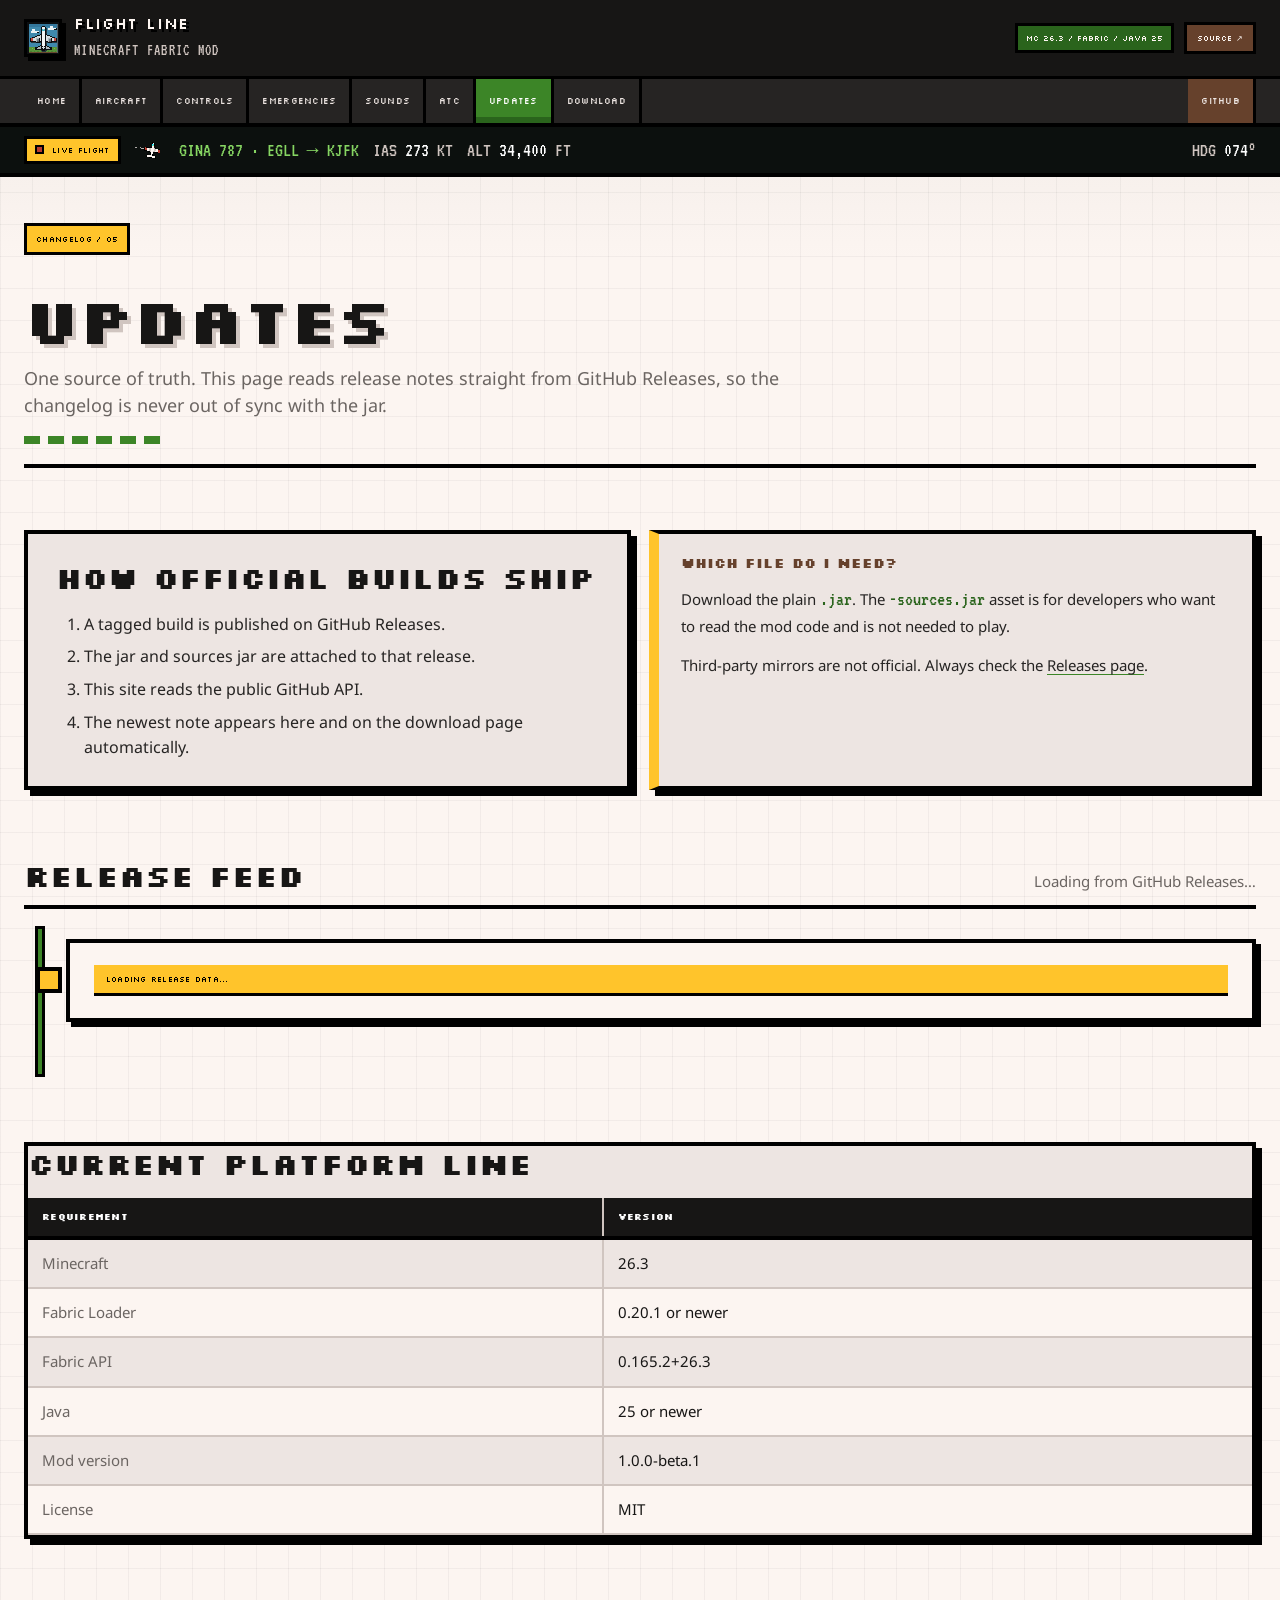
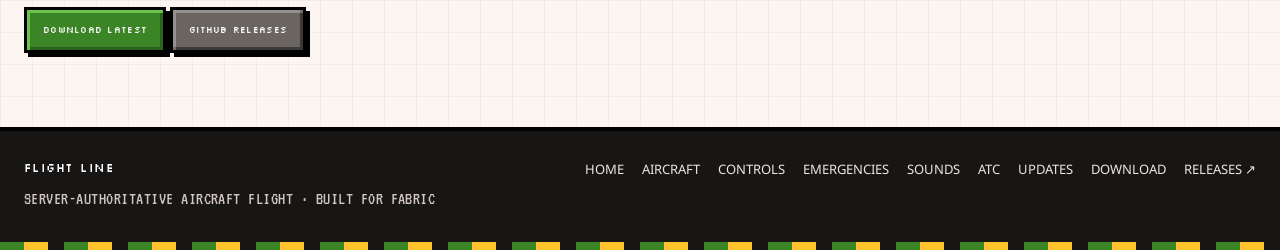
<file: docs/updates.html>
<!doctype html>
<html lang="en">
<head>
    <meta charset="utf-8">
    <meta name="viewport" content="width=device-width, initial-scale=1">
    <title>Updates — Flight Line</title>
    <meta name="description" content="Live Flight Line release notes pulled directly from official GitHub Releases.">
    <meta name="theme-color" content="#171615">
    <meta property="og:type" content="website">
    <meta property="og:title" content="Updates — Flight Line">
    <meta property="og:description" content="Every official Flight Line release note, read live from GitHub Releases.">
    <meta property="og:image" content="https://notmicrosoft2000-cmd.github.io/flightline/og-image.png">
    <link rel="icon" href="favicon.png" type="image/png">
    <link rel="apple-touch-icon" href="favicon.png">
    <link rel="stylesheet" href="style.css">
</head>
<body data-page="updates">
    <div data-site-header></div>
    <div data-flight-ticker></div>
    <noscript><div class="container" style="padding-top:18px"><p class="callout warn">JavaScript is required for site navigation and live release data. Visit <a href="https://github.com/notmicrosoft2000-cmd/flightline/releases" target="_blank" rel="noreferrer">GitHub Releases</a> directly.</p></div></noscript>

    <main>
        <section class="container page-title">
            <span class="page-kicker">CHANGELOG / 05</span>
            <h1>Updates</h1>
            <p>One source of truth. This page reads release notes straight from GitHub Releases, so the changelog is never out of sync with the jar.</p>
        </section>

        <section class="container section">
            <div class="two-col">
                <div class="content-panel pixel-box">
                    <h2>How official builds ship</h2>
                    <ol class="priority-list">
                        <li>A tagged build is published on GitHub Releases.</li>
                        <li>The jar and sources jar are attached to that release.</li>
                        <li>This site reads the public GitHub API.</li>
                        <li>The newest note appears here and on the download page automatically.</li>
                    </ol>
                </div>
                <div class="callout info pixel-box">
                    <h3>Which file do I need?</h3>
                    <p>Download the plain <code>.jar</code>. The <code>-sources.jar</code> asset is for developers who want to read the mod code and is not needed to play.</p>
                    <p>Third-party mirrors are not official. Always check the <a href="https://github.com/notmicrosoft2000-cmd/flightline/releases" target="_blank" rel="noreferrer">Releases page</a>.</p>
                </div>
            </div>
        </section>

        <section class="container section">
            <div class="section-heading">
                <h2>Release feed</h2>
                <p>Loading from GitHub Releases…</p>
            </div>
            <div class="timeline" data-changelog>
                <article class="timeline-item pixel-box"><p class="release-status">LOADING RELEASE DATA...</p></article>
            </div>
        </section>

        <section class="container section">
            <div class="content-panel pixel-box table-wrap">
                <h2>Current platform line</h2>
                <table class="spec-table">
                    <thead><tr><th>Requirement</th><th>Version</th></tr></thead>
                    <tbody>
                        <tr><td>Minecraft</td><td>26.3</td></tr>
                        <tr><td>Fabric Loader</td><td>0.20.1 or newer</td></tr>
                        <tr><td>Fabric API</td><td>0.165.2+26.3</td></tr>
                        <tr><td>Java</td><td>25 or newer</td></tr>
                        <tr><td>Mod version</td><td>1.0.0-beta.1</td></tr>
                        <tr><td>License</td><td>MIT</td></tr>
                    </tbody>
                </table>
            </div>
        </section>

        <section class="container section">
            <a class="btn primary" href="download.html">DOWNLOAD LATEST</a>
            <a class="btn" href="https://github.com/notmicrosoft2000-cmd/flightline/releases" target="_blank" rel="noreferrer">GITHUB RELEASES</a>
        </section>
    </main>

    <div data-site-footer></div>
    <script src="site.js"></script>
    <script src="script.js"></script>
</body>
</html>
</file>
<file: docs/style.css>
@import url("https://fonts.googleapis.com/css2?family=Noto+Sans:wght@400;500;600;700&family=Silkscreen:wght@400;700&family=VT323&display=swap");

:root {
    /* Extracted from minecraft.net via website-design-systems-mcp */
    --void: #171615;
    --coal: #262423;
    --stone: #3d3938;
    --slate: #6b6562;
    --paper-3: #d0c5c0;
    --paper-2: #ede5e2;
    --paper: #fcf5f1;

    --green-6: #2a641c;
    --green-5: #3c8527;
    --green-4: #52a535;
    --green-3: #6cc349;
    --green-2: #86d562;
    --green-1: #a0e081;

    --brown-6: #492d1f;
    --brown-5: #66412c;
    --brown-4: #805539;
    --brown-3: #976746;
    --brown-2: #ad7a54;
    --brown-1: #c28e64;

    --blue-6: #002fae;
    --blue-5: #0040c8;
    --blue-4: #0855db;
    --blue-3: #1e6eea;
    --blue-2: #3a87f4;

    --amber: #ffc42b;
    --amber-light: #fff27a;
    --red: #b83b2e;

    /* Compatibility aliases used by inline styles and existing markup */
    --black: #000000;
    --ink: var(--void);
    --panel: var(--coal);
    --panel-light: var(--stone);
    --stone-light: var(--paper-3);
    --stone-dark: var(--slate);
    --grass: var(--green-4);
    --grass-light: var(--green-2);
    --grass-dark: var(--green-6);
    --dirt: var(--brown-5);
    --white: var(--paper);
    --muted: var(--slate);
    --cyan: #36e6ff;
    --green: var(--green-3);
}

* {
    box-sizing: border-box;
}

html {
    scroll-behavior: smooth;
    background: var(--paper);
}

body {
    margin: 0;
    min-height: 100vh;
    color: var(--void);
    font-family: "Noto Sans", Arial, sans-serif;
    font-size: 16px;
    line-height: 1.55;
    background-color: var(--paper);
    background-image:
        linear-gradient(90deg, rgba(23, 22, 21, 0.045) 1px, transparent 1px),
        linear-gradient(rgba(23, 22, 21, 0.045) 1px, transparent 1px),
        linear-gradient(180deg, rgba(107, 101, 98, 0.10) 0, transparent 260px);
    background-size: 32px 32px, 32px 32px, 100% 100%;
}

a {
    color: inherit;
    text-decoration-color: var(--green-5);
    text-underline-offset: 3px;
}

img,
svg {
    image-rendering: pixelated;
    shape-rendering: crispEdges;
}

.container {
    width: min(1240px, calc(100% - 48px));
    margin: 0 auto;
}

/* ---------- Header ---------- */

.site-header {
    position: relative;
    z-index: 20;
    color: var(--paper);
    background: var(--void);
    border-bottom: 4px solid var(--black);
}

.header-inner {
    min-height: 76px;
    display: flex;
    align-items: center;
    justify-content: space-between;
    gap: 20px;
}

.brand {
    display: flex;
    align-items: center;
    gap: 12px;
    flex-shrink: 0;
    color: var(--paper);
    text-decoration: none;
}

.brand-icon {
    width: 38px;
    height: 38px;
    border: 3px solid var(--black);
    background: var(--green-5);
    box-shadow: 4px 4px 0 var(--black);
}

.brand-name {
    display: block;
    font-family: "Silkscreen", "Courier New", monospace;
    font-size: 16px;
    line-height: 1.2;
    letter-spacing: 0.04em;
    text-transform: uppercase;
    text-shadow: 3px 3px 0 var(--black);
}

.brand-sub {
    display: block;
    margin-top: 5px;
    color: var(--paper-3);
    font-family: "VT323", monospace;
    font-size: 16px;
    letter-spacing: 0.08em;
    text-transform: uppercase;
}

.header-meta {
    display: flex;
    align-items: center;
    gap: 10px;
}

.build-tag {
    max-width: 230px;
    padding: 6px 8px;
    overflow: hidden;
    color: var(--paper);
    background: var(--green-6);
    border: 3px solid var(--black);
    font-family: "Silkscreen", monospace;
    font-size: 8px;
    text-overflow: ellipsis;
    text-transform: uppercase;
    white-space: nowrap;
}

.github-link {
    padding: 7px 10px;
    color: var(--paper);
    background: var(--brown-5);
    border: 3px solid var(--black);
    font-family: "Silkscreen", monospace;
    font-size: 8px;
    text-decoration: none;
    text-transform: uppercase;
}

.github-link:hover {
    background: var(--brown-4);
}

.nav {
    background: var(--coal);
    border-top: 3px solid var(--black);
}

.nav-inner {
    display: flex;
    align-items: stretch;
    flex-wrap: wrap;
}

.nav-link {
    display: inline-flex;
    align-items: center;
    justify-content: center;
    min-height: 44px;
    padding: 8px 13px;
    color: var(--paper-2);
    background: transparent;
    border: 0;
    border-right: 3px solid var(--black);
    font-family: "Silkscreen", "Courier New", monospace;
    font-size: 9px;
    line-height: 1.4;
    letter-spacing: 0.03em;
    text-align: center;
    text-decoration: none;
    text-transform: uppercase;
    cursor: pointer;
}

.nav-link:hover {
    color: #fff;
    background: var(--stone);
}

.nav-link.active {
    color: #fff;
    background: var(--green-5);
    box-shadow: inset 0 -6px 0 var(--green-6);
}

.nav-link.github {
    margin-left: auto;
    background: var(--brown-5);
}

.nav-link.github:hover {
    background: var(--brown-4);
}

.nav-link:focus-visible,
.btn:focus-visible,
.player-btn:focus-visible,
.sound-track:focus-visible {
    outline: 3px solid var(--amber);
    outline-offset: 2px;
}

/* ---------- Ticker ---------- */

.flight-ticker {
    color: var(--paper-2);
    background: #0c100e;
    border-bottom: 4px solid var(--black);
}

.ticker-inner {
    min-height: 46px;
    display: flex;
    align-items: center;
    gap: 14px;
    overflow: hidden;
    font-family: "VT323", monospace;
    font-size: 20px;
    white-space: nowrap;
}

.ticker-label {
    display: inline-flex;
    align-items: center;
    gap: 8px;
    padding: 5px 8px;
    color: var(--black);
    background: var(--amber);
    border: 3px solid var(--black);
    font-family: "Silkscreen", monospace;
    font-size: 8px;
    letter-spacing: 0.04em;
}

.live-dot {
    width: 9px;
    height: 9px;
    background: var(--red);
    border: 2px solid var(--black);
    animation: pulse 1.4s steps(2, end) infinite;
}

.ticker-plane {
    width: 30px;
    height: 30px;
    flex: 0 0 30px;
}

.ticker-route {
    color: var(--green-2);
}

.ticker-stat {
    color: var(--paper-3);
}

.ticker-stat b {
    color: #fff;
    font-weight: 400;
}

.ticker-stat-last {
    margin-left: auto;
}

/* ---------- Shared surfaces ---------- */

.pixel-box {
    background: var(--paper);
    border: 4px solid var(--black);
    box-shadow: 6px 6px 0 var(--black);
}

.btn {
    display: inline-flex;
    align-items: center;
    justify-content: center;
    gap: 10px;
    min-height: 46px;
    padding: 11px 16px;
    color: #fff;
    background: var(--slate);
    border: 3px solid var(--black);
    box-shadow:
        inset 3px 3px 0 rgba(255, 255, 255, 0.28),
        inset -3px -3px 0 rgba(0, 0, 0, 0.45),
        4px 4px 0 var(--black);
    font-family: "Silkscreen", "Courier New", monospace;
    font-size: 9px;
    line-height: 1.4;
    letter-spacing: 0.03em;
    text-decoration: none;
    text-transform: uppercase;
    cursor: pointer;
}

.btn:hover {
    background: #7d7774;
}

.btn:active {
    transform: translate(3px, 3px);
    box-shadow:
        inset 3px 3px 0 rgba(0, 0, 0, 0.35),
        inset -3px -3px 0 rgba(255, 255, 255, 0.2),
        1px 1px 0 var(--black);
}

.btn.primary {
    background: var(--green-5);
    box-shadow:
        inset 3px 3px 0 var(--green-3),
        inset -3px -3px 0 var(--green-6),
        4px 4px 0 var(--black);
}

.btn.primary:hover {
    background: var(--green-4);
}

/* ---------- Type ---------- */

h1,
h2,
h3 {
    font-family: "Silkscreen", "Courier New", monospace;
    color: var(--void);
    text-transform: uppercase;
}

h1 {
    margin: 0 0 22px;
    font-size: clamp(32px, 5vw, 58px);
    line-height: 1.08;
    letter-spacing: -0.02em;
    text-shadow: 4px 4px 0 var(--paper-3);
}

h2 {
    margin: 0 0 16px;
    font-size: clamp(20px, 2.8vw, 30px);
    line-height: 1.18;
}

h3 {
    margin: 0 0 10px;
    font-size: 14px;
    line-height: 1.4;
}

p {
    margin: 0 0 16px;
}

code,
.command {
    color: var(--green-6);
    font-family: "VT323", monospace;
    font-size: 20px;
}

/* ---------- Hero ---------- */

.hero {
    display: grid;
    grid-template-columns: minmax(0, 1.15fr) minmax(320px, 0.85fr);
    gap: 0;
    align-items: stretch;
    padding: 52px 0 28px;
}

.hero-copy {
    position: relative;
    padding: 44px 42px 40px;
}

.hero-copy.pixel-box {
    background: var(--paper);
    border: 4px solid var(--black);
    border-left: 10px solid var(--green-5);
    box-shadow: 8px 8px 0 var(--black);
}

.hero-copy::after {
    content: "FM / 00";
    position: absolute;
    top: 18px;
    right: 18px;
    padding: 5px 7px;
    color: var(--slate);
    border: 3px solid var(--black);
    font-family: "Silkscreen", monospace;
    font-size: 7px;
}

.eyebrow,
.page-kicker {
    display: inline-block;
    margin-bottom: 18px;
    padding: 7px 9px;
    color: var(--paper);
    background: var(--void);
    border: 3px solid var(--black);
    font-family: "Silkscreen", monospace;
    font-size: 8px;
    letter-spacing: 0.04em;
    text-transform: uppercase;
}

.page-kicker {
    color: var(--black);
    background: var(--amber);
}

h1 .accent {
    display: inline-block;
    margin-top: 8px;
    padding: 6px 10px;
    color: #fff;
    background: var(--green-6);
    box-shadow: 5px 5px 0 var(--black);
    text-shadow: none;
}

.lead {
    max-width: 680px;
    margin: 0 0 26px;
    color: var(--coal);
    font-size: 19px;
}

.hero-actions,
.release-actions {
    display: flex;
    flex-wrap: wrap;
    gap: 12px;
}

.hero-note {
    margin: 22px 0 0;
    color: var(--green-6);
    font-family: "VT323", monospace;
    font-size: 21px;
    letter-spacing: 0.03em;
}

.live-panel {
    min-height: 420px;
    display: flex;
    flex-direction: column;
    overflow: hidden;
    background: var(--void);
}

.live-panel.pixel-box {
    box-shadow: 8px 8px 0 var(--black);
}

.live-sky {
    position: relative;
    flex: 1;
    min-height: 0;
    overflow: hidden;
    background: linear-gradient(180deg, var(--blue-4) 0%, var(--blue-3) 55%, var(--blue-5) 100%);
    border-bottom: 4px solid var(--black);
}

.live-sky::before {
    content: "";
    position: absolute;
    inset: 0;
    background-image:
        linear-gradient(90deg, rgba(0, 0, 0, 0.16) 2px, transparent 2px),
        linear-gradient(rgba(0, 0, 0, 0.16) 2px, transparent 2px),
        repeating-linear-gradient(0deg, rgba(255, 255, 255, 0.08) 0 2px, transparent 2px 26px);
    background-size: 28px 28px, 28px 28px, 100% 100%;
    pointer-events: none;
}

.cloud {
    position: absolute;
    width: 44px;
    height: 12px;
    background: var(--paper);
    border: 3px solid var(--black);
    box-shadow: 14px 0 0 var(--paper), 14px 3px 0 var(--black);
    opacity: 0.92;
}

.cloud::before {
    content: "";
    position: absolute;
    left: 9px;
    top: -11px;
    width: 22px;
    height: 12px;
    background: var(--paper);
    border: 3px solid var(--black);
    border-bottom: 0;
}

.cloud-a { top: 48px; animation: drift 19s linear infinite; }
.cloud-b { top: 128px; transform: scale(0.75); animation: drift 27s linear infinite reverse; }
.cloud-c { top: 205px; transform: scale(1.1); animation: drift 34s linear infinite; }

.live-plane {
    position: absolute;
    left: 0;
    top: 0;
    width: 96px;
    height: 96px;
    transform-origin: center;
    will-change: transform;
    filter: drop-shadow(5px 6px 0 rgba(0, 0, 0, 0.5));
}

.live-hud {
    display: grid;
    grid-template-columns: repeat(3, minmax(0, 1fr));
    background: #0c100e;
}

.live-hud span {
    padding: 10px 12px;
    border-right: 3px solid var(--black);
    color: var(--paper-3);
    font-family: "VT323", monospace;
    font-size: 18px;
    white-space: nowrap;
}

.live-hud span:last-child {
    border-right: 0;
}

.live-hud b {
    display: block;
    margin-top: 4px;
    color: #fff;
    font-family: "Silkscreen", monospace;
    font-size: 12px;
    font-weight: 400;
}

.live-hud .hud-stage b {
    color: var(--green-2);
}

.ground-track {
    position: absolute;
    left: 0;
    right: 0;
    bottom: 0;
    height: 22px;
    border-top: 3px solid var(--black);
    background-image:
        linear-gradient(90deg, rgba(0, 0, 0, 0.65) 0 2px, transparent 2px),
        repeating-linear-gradient(90deg, var(--brown-5) 0 8px, var(--brown-6) 8px 16px);
    background-size: 64px 100%, 64px 100%;
    animation: groundScroll 1.4s linear infinite;
}

.contrail {
    animation: contrailFlow 0.65s linear infinite;
}

/* ---------- Sections ---------- */

.stat-strip {
    display: grid;
    grid-template-columns: repeat(4, minmax(0, 1fr));
    margin-bottom: 40px;
    background: var(--void);
    border: 4px solid var(--black);
    box-shadow: 6px 6px 0 var(--black);
}

.stat {
    padding: 18px 16px;
    border-right: 3px solid var(--black);
    text-align: left;
}

.stat:last-child {
    border-right: 0;
}

.stat.pixel-box {
    background: var(--coal);
    border: 0;
    border-right: 3px solid var(--black);
    box-shadow: none;
}

.stat b {
    display: block;
    color: var(--amber);
    font-family: "Silkscreen", monospace;
    font-size: 20px;
    font-weight: 400;
}

.stat span {
    display: block;
    margin-top: 8px;
    color: var(--paper-3);
    font-family: "VT323", monospace;
    font-size: 18px;
    letter-spacing: 0.03em;
}

.section {
    padding: 34px 0;
}

.section-heading {
    display: flex;
    align-items: end;
    justify-content: space-between;
    gap: 24px;
    margin-bottom: 20px;
    padding-bottom: 12px;
    border-bottom: 4px solid var(--black);
}

.section-heading h2 {
    margin: 0;
}

.section-heading p {
    max-width: 520px;
    margin: 0;
    color: var(--slate);
    font-size: 15px;
    text-align: right;
}

.feature-grid,
.link-grid,
.two-col,
.checklist-grid,
.airframe-grid {
    display: grid;
    gap: 18px;
}

.feature-grid,
.two-col,
.checklist-grid,
.airframe-grid {
    grid-template-columns: repeat(2, minmax(0, 1fr));
}

/* Manual index — deliberately not a card grid */
.link-grid {
    grid-template-columns: 1fr;
    gap: 0;
    counter-reset: manual;
    background: var(--paper);
    border: 4px solid var(--black);
    box-shadow: 6px 6px 0 var(--black);
}

.link-card {
    position: relative;
    display: grid;
    grid-template-columns: 64px minmax(0, 1fr) 36px;
    grid-template-rows: auto auto auto;
    align-items: center;
    gap: 2px 14px;
    padding: 16px 18px;
    border-bottom: 3px solid var(--black);
    text-decoration: none;
    transition: background 0.1s steps(2, end), transform 0.1s steps(2, end);
}

.link-card:last-child {
    border-bottom: 0;
}

.link-card::before {
    counter-increment: manual;
    content: counter(manual, decimal-leading-zero);
    grid-column: 1;
    grid-row: 1 / 4;
    align-self: center;
    color: var(--green-6);
    font-family: "Silkscreen", monospace;
    font-size: 18px;
}

.link-card::after {
    content: "→";
    grid-column: 3;
    grid-row: 1 / 4;
    justify-self: end;
    color: var(--void);
    font-family: "Silkscreen", monospace;
    font-size: 22px;
}

.link-card:hover {
    background: var(--paper-2);
    transform: translateX(4px);
}

.link-card.pixel-box {
    background: transparent;
    border: 0;
    border-bottom: 3px solid var(--black);
    box-shadow: none;
}

.link-card .tag {
    grid-column: 2;
    grid-row: 1;
    justify-self: start;
    margin-bottom: 0;
}

.link-card h3 {
    grid-column: 2;
    grid-row: 2;
    margin: 4px 0 0;
}

.link-card p {
    grid-column: 2;
    grid-row: 3;
    margin: 0;
    color: var(--slate);
    font-size: 15px;
}

.feature-card {
    display: grid;
    grid-template-columns: 58px minmax(0, 1fr);
    gap: 16px;
    padding: 20px;
    border-left: 10px solid var(--green-5);
}

.feature-card:nth-child(2) { border-left-color: var(--amber); }
.feature-card:nth-child(3) { border-left-color: var(--blue-5); }
.feature-card:nth-child(4) { border-left-color: var(--green-6); }

.feature-icon {
    width: 52px;
    height: 52px;
    display: grid;
    place-items: center;
    color: var(--green-2);
    background: var(--void);
    border: 3px solid var(--black);
    box-shadow: 4px 4px 0 var(--green-6);
    font-family: "Silkscreen", monospace;
    font-size: 20px;
}

.feature-card:nth-child(2) .feature-icon { color: var(--amber-light); box-shadow: 4px 4px 0 var(--brown-6); }
.feature-card:nth-child(3) .feature-icon { color: #fff; background: var(--red); box-shadow: 4px 4px 0 var(--brown-6); }
.feature-card:nth-child(4) .feature-icon { color: var(--paper); box-shadow: 4px 4px 0 var(--green-5); }

.feature-card p,
.link-card p,
.airframe-card p,
.callout p,
.content-panel p {
    color: var(--coal);
    font-size: 15px;
}

.tag {
    display: inline-block;
    padding: 5px 7px;
    color: var(--paper);
    background: var(--void);
    border: 3px solid var(--black);
    font-family: "Silkscreen", monospace;
    font-size: 7px;
    letter-spacing: 0.03em;
    text-transform: uppercase;
}

.tag.prerelease {
    color: #fff;
    background: var(--red);
}

.tag.green {
    background: var(--green-5);
}

.tag.cyan {
    color: #fff;
    background: var(--blue-5);
}

/* ---------- Page headers and content ---------- */

.page-title {
    position: relative;
    padding: 46px 0 20px;
    margin-bottom: 28px;
    border-bottom: 4px solid var(--black);
}

.page-title::after {
    content: "";
    display: block;
    width: 140px;
    height: 8px;
    margin-top: 16px;
    background: repeating-linear-gradient(90deg, var(--green-5) 0 16px, transparent 16px 24px);
}

.page-title h1 {
    margin: 12px 0 10px;
    font-size: clamp(36px, 6vw, 64px);
}

.page-title p {
    max-width: 780px;
    margin: 0;
    color: var(--slate);
    font-size: 18px;
}

.install,
.content-panel {
    padding: 26px 28px;
    background: var(--paper-2);
}

.steps {
    display: grid;
    grid-template-columns: repeat(3, minmax(0, 1fr));
    gap: 0;
    margin: 0;
    padding: 0;
    list-style: none;
    border: 3px solid var(--black);
    counter-reset: step;
}

.steps li {
    counter-increment: step;
    padding: 20px;
    background: var(--paper);
    border-right: 3px solid var(--black);
    color: var(--coal);
}

.steps li:last-child {
    border-right: 0;
}

.steps li::before {
    content: counter(step, decimal-leading-zero);
    display: inline-grid;
    place-items: center;
    width: 36px;
    height: 32px;
    margin-right: 9px;
    color: #fff;
    background: var(--green-5);
    border: 3px solid var(--black);
    font-family: "Silkscreen", monospace;
    font-size: 9px;
}

.airframe-card {
    padding: 0;
}

.airframe-card.pixel-box {
    padding: 0;
}

.airframe-head {
    display: flex;
    align-items: flex-start;
    justify-content: space-between;
    gap: 12px;
    padding: 20px 22px;
    color: #fff;
    background: var(--ink);
    border-bottom: 4px solid var(--black);
}

.airframe-card.kasa .airframe-head {
    background: var(--blue-6);
}

.airframe-card.gina .airframe-head {
    background: var(--brown-6);
}

.airframe-head h3 {
    color: #fff;
    margin-top: 12px;
}

.airframe-card.kasa .feature-icon {
    color: var(--green-2);
    background: var(--void);
}

.airframe-card.gina .feature-icon {
    color: var(--amber-light);
    background: var(--void);
    box-shadow: 4px 4px 0 var(--brown-4);
}

.airframe-card > p {
    margin: 0;
    padding: 20px 22px 0;
}

.airframe-specs {
    display: grid;
    gap: 8px;
    margin: 0;
    padding: 16px 22px 22px;
    list-style: none;
}

.airframe-specs li {
    display: flex;
    justify-content: space-between;
    gap: 14px;
    padding-bottom: 6px;
    border-bottom: 2px dashed var(--paper-3);
    color: var(--slate);
    font-size: 15px;
}

.airframe-specs b {
    color: var(--void);
    font-weight: 600;
    text-align: right;
}

.table-wrap {
    overflow-x: auto;
    padding: 0;
}

.table-wrap.pixel-box {
    padding: 0;
}

.spec-table,
.key-table {
    width: 100%;
    min-width: 620px;
    border-collapse: collapse;
    font-size: 15px;
}

.spec-table th,
.spec-table td,
.key-table th,
.key-table td {
    padding: 12px 14px;
    text-align: left;
    vertical-align: top;
    border: 0;
    border-right: 2px solid var(--paper-3);
    border-bottom: 2px solid var(--paper-3);
}

.spec-table th:last-child,
.spec-table td:last-child,
.key-table th:last-child,
.key-table td:last-child {
    border-right: 0;
}

.spec-table th,
.key-table th {
    color: #fff;
    background: var(--ink);
    border-bottom: 4px solid var(--black);
    font-family: "Silkscreen", monospace;
    font-size: 9px;
    letter-spacing: 0.03em;
    text-transform: uppercase;
}

.spec-table td:first-child,
.key-table td:first-child {
    color: var(--slate);
}

.spec-table tbody tr:nth-child(even) td,
.key-table tbody tr:nth-child(even) td {
    background: var(--paper);
}

.key-table kbd {
    display: inline-block;
    min-width: 34px;
    padding: 4px 7px;
    color: var(--void);
    background: var(--paper-2);
    border: 3px solid var(--black);
    box-shadow: inset 2px 2px 0 #fff, inset -2px -2px 0 var(--paper-3);
    font-family: "Silkscreen", monospace;
    font-size: 9px;
    text-align: center;
}

.callout {
    padding: 20px 22px;
    background: var(--paper-2);
    border-left: 10px solid var(--green-5);
}

.callout.warn { border-left-color: var(--red); }
.callout.info { border-left-color: var(--amber); }

.callout h3 { color: var(--green-6); }
.callout.warn h3 { color: var(--red); }
.callout.info h3 { color: var(--brown-5); }

.callout ul,
.content-panel ul,
.check-card ul,
.side-card ul {
    margin: 8px 0 0;
    padding-left: 22px;
    color: var(--coal);
}

.callout li + li,
.content-panel li + li,
.check-card li + li,
.side-card li + li {
    margin-top: 6px;
}

.command-list {
    display: grid;
    gap: 10px;
    margin: 0;
    padding: 0;
    list-style: none;
}

.command-list li {
    padding: 11px 13px;
    color: var(--paper-2);
    background: var(--ink);
    border: 3px solid var(--black);
    font-size: 15px;
}

.command-list code {
    color: var(--green-2);
}

.check-card {
    padding: 20px 22px;
    border-top: 8px solid var(--green-5);
}

.check-card:nth-child(2) { border-top-color: var(--amber); }
.check-card:nth-child(3) { border-top-color: var(--blue-5); }
.check-card:nth-child(4) { border-top-color: var(--red); }
.check-card:nth-child(5) { border-top-color: var(--brown-4); }
.check-card:nth-child(6) { border-top-color: var(--green-6); }

.check-card h3 {
    color: var(--void);
}

.priority-list {
    margin: 0;
    padding-left: 28px;
    color: var(--coal);
}

.priority-list li + li {
    margin-top: 8px;
}

/* ---------- Manual plates and figures ---------- */

.link-title {
    display: inline-flex;
    align-items: center;
    gap: 8px;
}

.link-title img {
    width: 30px;
    height: 30px;
    flex: 0 0 30px;
    border: 2px solid var(--black);
}

.aircraft-emblem {
    display: block;
    width: 72px;
    height: 72px;
    border: 3px solid var(--black);
    box-shadow: 5px 5px 0 var(--green-5);
}

.airframe-card.gina .aircraft-emblem {
    box-shadow: 5px 5px 0 var(--brown-4);
}

.figure-strip,
.plate-pair {
    display: grid;
    gap: 18px;
    align-items: start;
}

.figure-strip {
    grid-template-columns: repeat(3, minmax(0, 1fr));
}

.figure-strip.two {
    grid-template-columns: repeat(2, minmax(0, 1fr));
}

.plate-pair {
    grid-template-columns: minmax(0, 1.35fr) minmax(300px, 0.65fr);
}

.manual-figure {
    min-width: 0;
    margin: 0;
}

.manual-figure > img {
    display: block;
    width: 100%;
    height: auto;
    background: var(--void);
    border: 4px solid var(--black);
    box-shadow: 6px 6px 0 var(--black);
}

.manual-figure figcaption {
    display: flex;
    align-items: baseline;
    justify-content: space-between;
    gap: 10px;
    padding: 10px 12px;
    background: var(--paper-2);
    border: 3px solid var(--black);
    border-top: 0;
}

.manual-figure figcaption b {
    color: var(--void);
    font-family: "Silkscreen", "Courier New", monospace;
    font-size: 8px;
    line-height: 1.5;
    white-space: nowrap;
}

.manual-figure figcaption span {
    color: var(--slate);
    font-family: "VT323", monospace;
    font-size: 17px;
    line-height: 1.2;
    text-align: right;
}

.plate-notes {
    min-width: 0;
    padding: 22px 24px;
    background: var(--paper-2);
    border-left: 10px solid var(--green-5);
}

.plate-notes.warn { border-left-color: var(--red); }
.plate-notes.cyan { border-left-color: var(--blue-5); }

.plate-notes .note-index {
    display: inline-block;
    margin-bottom: 12px;
    padding: 5px 7px;
    color: var(--paper);
    background: var(--void);
    font-family: "Silkscreen", monospace;
    font-size: 7px;
    letter-spacing: 0.04em;
}

.plate-notes h3 {
    color: var(--green-6);
}

.plate-notes.warn h3 { color: var(--red); }
.plate-notes.cyan h3 { color: var(--blue-5); }

.plate-notes table {
    width: 100%;
    margin-top: 14px;
    border-collapse: collapse;
    table-layout: fixed;
}

.plate-notes th,
.plate-notes td {
    padding: 8px;
    text-align: left;
    vertical-align: top;
    font-size: 14px;
    border-bottom: 2px solid var(--paper-3);
    overflow-wrap: anywhere;
}

.plate-notes th {
    color: #fff;
    background: var(--void);
    font-family: "Silkscreen", monospace;
    font-size: 8px;
    text-transform: uppercase;
}

.plate-notes td:first-child {
    color: var(--green-6);
    font-family: "VT323", monospace;
    font-size: 18px;
    white-space: nowrap;
}

.plate-note {
    display: flex;
    align-items: baseline;
    gap: 12px;
    margin-top: 18px;
    padding: 12px 16px;
    color: var(--paper-2);
    background: var(--void);
    border: 3px solid var(--black);
    font-family: "VT323", monospace;
    font-size: 19px;
    line-height: 1.3;
}

.plate-note b {
    color: var(--amber);
    font-family: "Silkscreen", monospace;
    font-size: 8px;
    white-space: nowrap;
}

/* ---------- Download ---------- */

.download-layout {
    display: grid;
    grid-template-columns: minmax(0, 1fr) 320px;
    gap: 24px;
    align-items: start;
    padding: 0 0 52px;
}

.release-card {
    padding: 0;
}

.release-card.pixel-box {
    padding: 0;
}

.release-status {
    margin: 0;
    padding: 8px 12px;
    color: var(--black);
    background: var(--amber);
    border-bottom: 3px solid var(--black);
    font-family: "Silkscreen", monospace;
    font-size: 8px;
    letter-spacing: 0.03em;
    text-transform: uppercase;
}

.release-card > *:not(.release-status) {
    margin-left: 24px;
    margin-right: 24px;
}

.release-heading {
    display: flex;
    align-items: center;
    flex-wrap: wrap;
    gap: 10px;
    margin-top: 22px;
    margin-bottom: 10px;
}

.release-title {
    margin: 0;
    font-size: 22px;
    line-height: 1.3;
    overflow-wrap: anywhere;
}

.release-meta {
    color: var(--slate);
    font-family: "VT323", monospace;
    font-size: 19px;
}

.release-notes {
    max-height: 220px;
    margin-bottom: 22px;
    overflow: auto;
    overflow-wrap: anywhere;
    padding: 16px;
    white-space: pre-wrap;
    color: var(--paper-2);
    background: var(--ink);
    border: 3px solid var(--black);
    font-family: "VT323", monospace;
    font-size: 19px;
}

.release-notes-tall {
    max-height: 360px;
}

.release-list {
    display: grid;
    gap: 14px;
    margin-top: 24px;
}

.release-list > h2 {
    margin: 0;
    padding-bottom: 8px;
    border-bottom: 4px solid var(--black);
}

.release-item {
    padding: 18px 20px;
    background: var(--paper-2);
}

.release-item.pixel-box {
    box-shadow: 5px 5px 0 var(--black);
}

.release-item-top {
    display: flex;
    align-items: center;
    justify-content: space-between;
    gap: 14px;
    margin-bottom: 10px;
}

.release-item h3 {
    margin: 0;
    overflow-wrap: anywhere;
}

.release-item .release-meta {
    margin: 0 0 12px;
}

.side-card {
    padding: 22px;
    color: var(--paper-2);
    background: var(--ink);
}

.side-card.pixel-box {
    box-shadow: 6px 6px 0 var(--black);
}

.side-card h3 {
    color: var(--amber);
}

.side-card p,
.side-card ul {
    color: var(--paper-2);
}

.side-card code {
    color: var(--green-2);
}

.side-card .btn {
    margin-top: 14px;
}

/* ---------- Updates timeline ---------- */

.timeline {
    position: relative;
    display: grid;
    grid-template-columns: minmax(0, 1fr);
    gap: 22px;
    padding: 10px 0 52px 42px;
}

.timeline::before {
    content: "";
    position: absolute;
    left: 14px;
    top: 0;
    bottom: 0;
    width: 4px;
    background: var(--green-5);
    box-shadow: 0 0 0 3px var(--black);
}

.timeline-item {
    position: relative;
    min-width: 0;
    padding: 22px 24px;
    background: var(--paper);
}

.timeline-item.pixel-box {
    box-shadow: 5px 5px 0 var(--black);
}

.timeline-item::before {
    content: "";
    position: absolute;
    left: -34px;
    top: 24px;
    width: 18px;
    height: 18px;
    background: var(--amber);
    border: 4px solid var(--black);
}

/* ---------- Radar ---------- */

.radar-display {
    position: relative;
    min-height: 360px;
    overflow: hidden;
    background-color: #0b1610;
}

.radar-display.pixel-box {
    box-shadow: 6px 6px 0 var(--black);
}

.radar-grid {
    position: absolute;
    inset: 0;
    background-image:
        linear-gradient(90deg, rgba(134, 213, 98, 0.16) 1px, transparent 1px),
        linear-gradient(rgba(134, 213, 98, 0.16) 1px, transparent 1px);
    background-size: 32px 32px;
}

.radar-sweep {
    position: absolute;
    left: 50%;
    top: 50%;
    width: 520px;
    height: 520px;
    margin-left: -260px;
    margin-top: -260px;
    background: conic-gradient(from 0deg,
        rgba(134, 213, 98, 0) 0deg,
        rgba(134, 213, 98, 0) 300deg,
        rgba(134, 213, 98, 0.35) 345deg,
        rgba(134, 213, 98, 0.7) 360deg);
    animation: radarSpin 4.5s linear infinite;
}

.radar-blip {
    position: absolute;
    width: 11px;
    height: 11px;
    background: var(--green-3);
    border: 2px solid var(--black);
    box-shadow: 0 0 0 3px rgba(108, 195, 73, 0.2);
    animation: blipPulse 1.8s steps(2, end) infinite;
}

.blip-a { left: 27%; top: 32%; }
.blip-b { left: 68%; top: 56%; animation-delay: 0.6s; }
.blip-c { left: 42%; top: 74%; animation-delay: 1.2s; }

.radar-label {
    position: absolute;
    color: var(--green-1);
    font-family: "VT323", monospace;
    font-size: 18px;
    text-shadow: 2px 2px 0 var(--black);
    white-space: nowrap;
}

.label-a { left: 30%; top: 25%; }
.label-b { left: 70%; top: 49%; }
.label-c { left: 44%; top: 67%; }

.radar-center {
    position: absolute;
    left: 50%;
    top: 50%;
    width: 12px;
    height: 12px;
    margin: -6px 0 0 -6px;
    background: var(--amber);
    border: 3px solid var(--black);
    box-shadow: 0 0 0 4px rgba(255, 196, 43, 0.2);
}

/* ---------- Audio rack ---------- */

.sound-panel {
    padding: 0;
    color: var(--paper);
    background: var(--ink);
}

.sound-panel.pixel-box {
    box-shadow: 8px 8px 0 var(--black);
}

.sound-panel-head {
    display: flex;
    align-items: flex-start;
    justify-content: space-between;
    gap: 20px;
    flex-wrap: wrap;
    padding: 24px 26px;
    background: var(--coal);
    border-bottom: 4px solid var(--black);
}

.sound-panel-head h2 {
    margin: 10px 0 0;
    color: #fff;
}

.sound-panel-head p {
    max-width: 640px;
    margin: 10px 0 0;
    color: var(--paper-3);
    font-size: 15px;
}

.aircraft-switch {
    display: flex;
    gap: 0;
    border: 3px solid var(--black);
}

.aircraft-switch .nav-link {
    min-height: 38px;
    padding: 6px 11px;
    border-right: 3px solid var(--black);
}

.aircraft-switch .nav-link:last-child {
    border-right: 0;
}

.player-deck {
    display: flex;
    gap: 18px;
    align-items: stretch;
    padding: 18px 24px;
    background: var(--ink);
    border-bottom: 3px solid var(--black);
}

.equalizer {
    width: 58px;
    height: 82px;
    flex: 0 0 58px;
    display: flex;
    align-items: flex-end;
    justify-content: center;
    gap: 4px;
    padding: 8px;
    background: #000;
    border: 3px solid var(--black);
}

.equalizer i {
    display: block;
    width: 6px;
    height: 12px;
    background: var(--slate);
    border: 1px solid var(--black);
}

.is-sounding .equalizer i {
    background: var(--green-3);
    animation: eqBounce 0.7s steps(4, end) infinite alternate;
}

.is-sounding .equalizer i:nth-child(2) { animation-delay: 0.1s; }
.is-sounding .equalizer i:nth-child(3) { animation-delay: 0.25s; }
.is-sounding .equalizer i:nth-child(4) { animation-delay: 0.4s; }
.is-sounding .equalizer i:nth-child(5) { animation-delay: 0.15s; }

.player-main {
    flex: 1;
    min-width: 0;
}

.player-top {
    display: flex;
    justify-content: space-between;
    gap: 12px;
    flex-wrap: wrap;
}

.player-deck .release-status {
    padding: 4px 8px;
    color: #fff;
    background: var(--green-5);
    border: 3px solid var(--black);
}

.player-count {
    color: var(--paper-3);
    font-family: "VT323", monospace;
    font-size: 18px;
}

.now-playing {
    margin: 10px 0 12px;
    color: #fff;
    font-family: "Silkscreen", monospace;
    font-size: 14px;
    line-height: 1.5;
    overflow-wrap: anywhere;
}

.progress-row {
    display: flex;
    align-items: center;
    gap: 10px;
    color: var(--paper-3);
    font-family: "VT323", monospace;
    font-size: 18px;
}

.progress-track {
    flex: 1;
    height: 14px;
    background: #000;
    border: 3px solid var(--black);
    box-shadow: inset 2px 2px 0 #000;
}

.progress-track span {
    display: block;
    height: 100%;
    width: 0;
    background: var(--green-3);
}

.player-controls {
    display: flex;
    align-items: center;
    gap: 10px;
    flex-wrap: wrap;
    padding: 16px 24px 20px;
    border-bottom: 3px solid var(--black);
}

.player-btn {
    min-height: 40px;
    padding: 9px 12px;
    color: #fff;
    background: var(--stone);
    border: 3px solid var(--black);
    box-shadow: inset 3px 3px 0 rgba(255, 255, 255, 0.25), inset -3px -3px 0 rgba(0, 0, 0, 0.4);
    font-family: "Silkscreen", monospace;
    font-size: 8px;
    cursor: pointer;
}

.player-btn:hover {
    background: var(--slate);
}

.volume-control {
    display: flex;
    align-items: center;
    gap: 8px;
    color: var(--paper-3);
    font-family: "Silkscreen", monospace;
    font-size: 8px;
}

.volume-control input {
    width: 110px;
    accent-color: var(--green-3);
}

audio[data-audio] {
    display: none;
}

.sound-list {
    display: grid;
    gap: 14px;
    padding: 22px 24px 26px;
    background: var(--coal);
}

.sound-group {
    padding: 16px;
    background: #0e1210;
    border: 3px solid var(--black);
    border-left: 8px solid var(--green-5);
}

.sound-group:nth-child(even) {
    border-left-color: var(--amber);
}

.sound-group-title {
    margin: 0 0 12px;
    color: var(--green-2);
    font-family: "Silkscreen", monospace;
    font-size: 9px;
    letter-spacing: 0.04em;
}

.sound-track-grid {
    display: grid;
    grid-template-columns: repeat(auto-fill, minmax(170px, 1fr));
    gap: 8px;
}

.sound-track {
    padding: 9px 11px;
    text-align: left;
    color: var(--paper-2);
    background: var(--stone);
    border: 3px solid var(--black);
    box-shadow: inset 2px 2px 0 rgba(255, 255, 255, 0.2), inset -2px -2px 0 rgba(0, 0, 0, 0.35);
    font-family: "VT323", monospace;
    font-size: 19px;
    cursor: pointer;
}

.sound-track:hover,
.sound-track.active {
    color: #fff;
    background: var(--green-5);
}

/* ---------- Footer ---------- */

.site-footer {
    margin-top: 40px;
    color: var(--paper-3);
    background: var(--void);
    border-top: 4px solid var(--black);
}

.footer-grid {
    display: grid;
    grid-template-columns: minmax(0, 1fr) auto;
    gap: 24px;
    padding: 28px 0;
}

.footer-brand {
    color: #fff;
    font-family: "Silkscreen", monospace;
    font-size: 12px;
    letter-spacing: 0.04em;
}

.footer-brand span {
    display: block;
    margin-top: 8px;
    color: var(--paper-3);
    font-family: "VT323", monospace;
    font-size: 18px;
}

.footer-nav {
    display: flex;
    align-items: flex-start;
    justify-content: flex-end;
    flex-wrap: wrap;
    gap: 8px 18px;
}

.footer-nav a {
    color: var(--paper-2);
    font-size: 13px;
    text-decoration: none;
    border-bottom: 2px solid transparent;
}

.footer-nav a:hover {
    color: #fff;
    border-bottom-color: var(--green-2);
}

.footer-stripe {
    height: 8px;
    background: repeating-linear-gradient(90deg,
        var(--green-5) 0 24px,
        var(--amber) 24px 48px,
        var(--void) 48px 64px);
}

/* ---------- Motion ---------- */

@keyframes drift {
    from { left: -90px; }
    to { left: 110%; }
}

@keyframes pulse {
    0%, 49% { background: var(--red); }
    50%, 100% { background: var(--amber); }
}

@keyframes contrailFlow {
    to { stroke-dashoffset: -15; }
}

@keyframes groundScroll {
    to { background-position: 64px 0, 64px 0; }
}

@keyframes radarSpin {
    to { transform: rotate(360deg); }
}

@keyframes blipPulse {
    0%, 49% { opacity: 1; }
    50%, 100% { opacity: 0.25; }
}

@keyframes eqBounce {
    from { height: 12px; }
    to { height: 52px; }
}

/* ---------- Responsive ---------- */

@media (max-width: 1000px) {
    .header-inner {
        align-items: flex-start;
    }

    .header-meta {
        flex-wrap: wrap;
        justify-content: flex-end;
    }

    .nav-inner {
        justify-content: flex-start;
    }

    .nav-link.github {
        margin-left: 0;
    }

    .hero,
    .download-layout {
        grid-template-columns: 1fr;
    }

    .live-panel {
        min-height: 380px;
    }

    .stat-strip {
        grid-template-columns: repeat(2, minmax(0, 1fr));
    }

    .stat:nth-child(2) {
        border-right: 0;
    }

    .stat:nth-child(-n + 2) {
        border-bottom: 3px solid var(--black);
    }

    .plate-pair {
        grid-template-columns: 1fr;
    }

    .figure-strip {
        grid-template-columns: repeat(2, minmax(0, 1fr));
    }
}

@media (max-width: 760px) {
    .container {
        width: min(100% - 32px, 1240px);
    }

    .header-inner {
        flex-direction: column;
        gap: 12px;
        padding: 14px 0;
    }

    .header-meta {
        width: 100%;
        justify-content: flex-start;
    }

    .nav-link {
        flex: 1 0 auto;
        min-width: 88px;
        padding: 8px 9px;
        font-size: 8px;
    }

    .section-heading {
        align-items: start;
        flex-direction: column;
    }

    .section-heading p {
        text-align: left;
    }

    .feature-grid,
    .two-col,
    .checklist-grid,
    .airframe-grid,
    .steps,
    .figure-strip,
    .figure-strip.two {
        grid-template-columns: 1fr;
    }

    .steps li {
        border-right: 0;
        border-bottom: 3px solid var(--black);
    }

    .steps li:last-child {
        border-bottom: 0;
    }

    .ticker-route,
    .ticker-stat:nth-last-child(2) {
        display: none;
    }

    .ticker-stat-last {
        margin-left: auto;
    }

    .sound-panel-head {
        flex-direction: column;
    }

    .timeline {
        padding-left: 34px;
    }

    .timeline-item::before {
        left: -28px;
    }
}

@media (max-width: 520px) {
    body {
        font-size: 15px;
    }

    .container {
        width: min(100% - 24px, 1240px);
    }

    .hero {
        padding-top: 34px;
    }

    .hero-copy {
        padding: 34px 20px 30px;
    }

    .hero-copy::after {
        display: none;
    }

    h1 {
        font-size: clamp(28px, 9vw, 40px);
    }

    .lead {
        font-size: 17px;
    }

    .btn {
        width: 100%;
    }

    .link-card {
        grid-template-columns: 40px minmax(0, 1fr) 24px;
        gap: 2px 10px;
        padding: 14px 12px;
    }

    .link-card::before {
        font-size: 14px;
    }

    .link-card::after {
        font-size: 18px;
    }

    .feature-card {
        grid-template-columns: 44px minmax(0, 1fr);
        gap: 12px;
        padding: 16px;
    }

    .feature-icon {
        width: 44px;
        height: 44px;
        font-size: 16px;
    }

    .link-title {
        gap: 5px;
    }

    .link-title img {
        width: 24px;
        height: 24px;
        flex-basis: 24px;
    }

    .aircraft-emblem {
        width: 60px;
        height: 60px;
    }

    .manual-figure figcaption,
    .plate-note {
        flex-direction: column;
        align-items: flex-start;
        gap: 4px;
    }

    .manual-figure figcaption span {
        text-align: left;
    }

    .live-hud {
        grid-template-columns: 1fr 1fr;
    }

    .live-hud span:nth-child(3) {
        display: none;
    }

    .ticker-stat:not(.ticker-stat-last) {
        display: none;
    }

    .player-deck {
        flex-direction: column;
    }

    .equalizer {
        width: 100%;
        height: 42px;
        flex-basis: 42px;
        align-items: center;
    }

    .equalizer i {
        width: 8px;
    }

    .is-sounding .equalizer i {
        animation-name: eqBounceSmall;
    }

    .sound-track-grid {
        grid-template-columns: 1fr;
    }

    .release-card > *:not(.release-status) {
        margin-left: 16px;
        margin-right: 16px;
    }

    .footer-grid {
        grid-template-columns: 1fr;
    }

    .footer-nav {
        justify-content: flex-start;
    }
}

@keyframes eqBounceSmall {
    from { height: 6px; }
    to { height: 26px; }
}

@media (prefers-reduced-motion: reduce) {
    html {
        scroll-behavior: auto;
    }

    .cloud,
    .live-dot,
    .contrail,
    .ground-track,
    .radar-sweep,
    .radar-blip,
    .is-sounding .equalizer i {
        animation: none;
    }

    .link-card,
    .btn {
        transition: none;
    }
}
</file>
